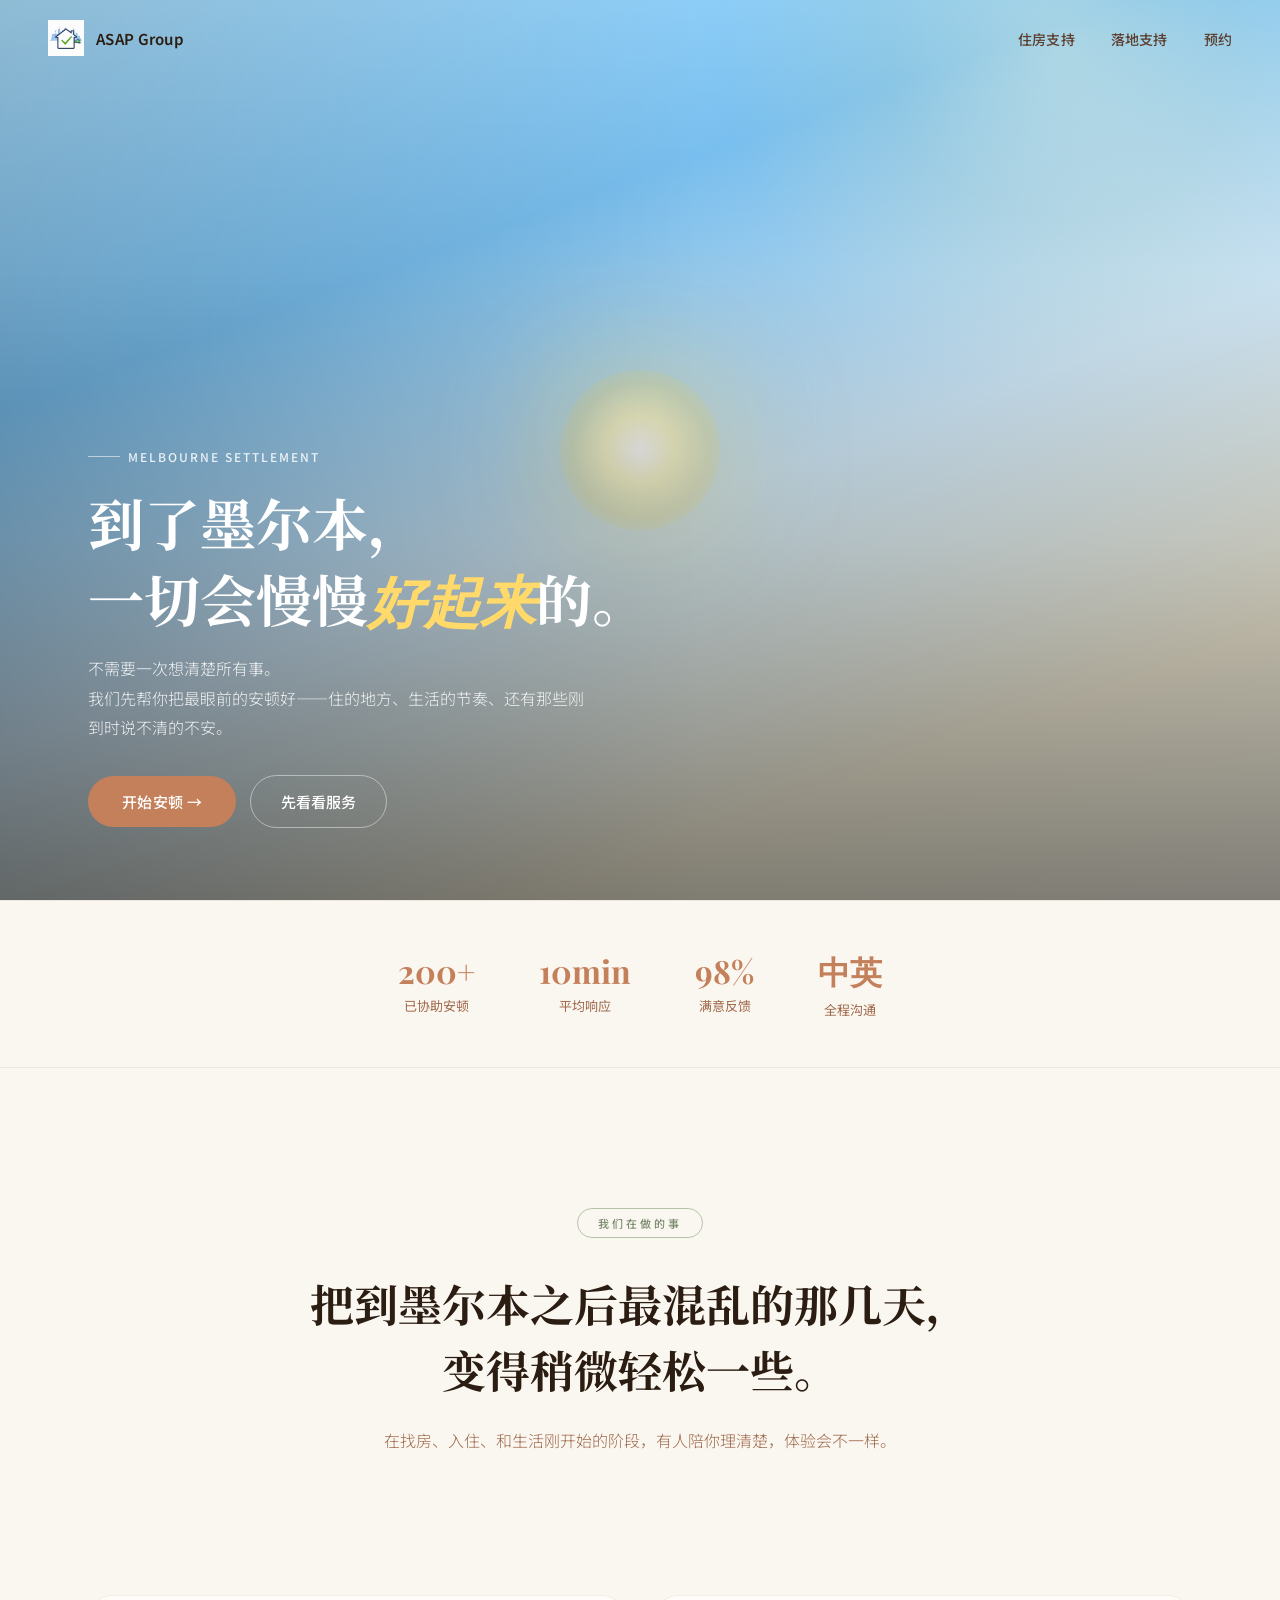
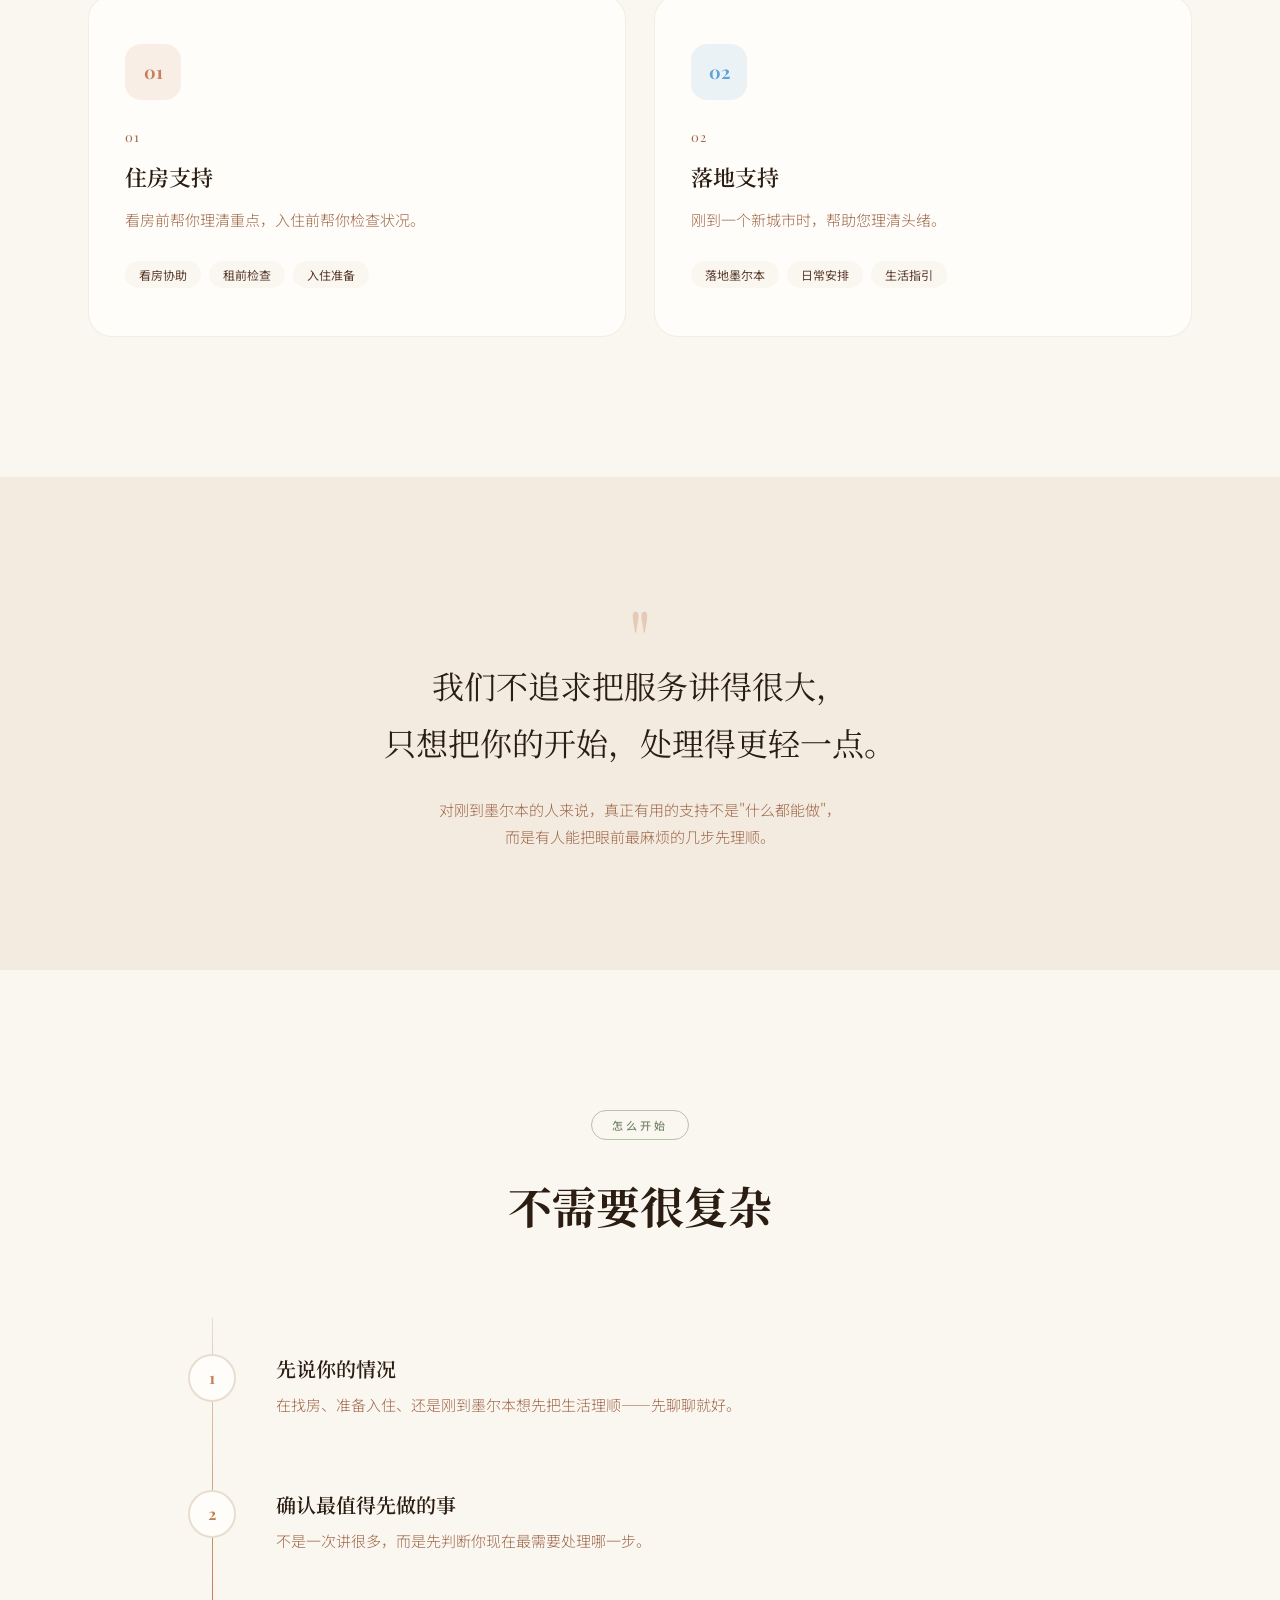
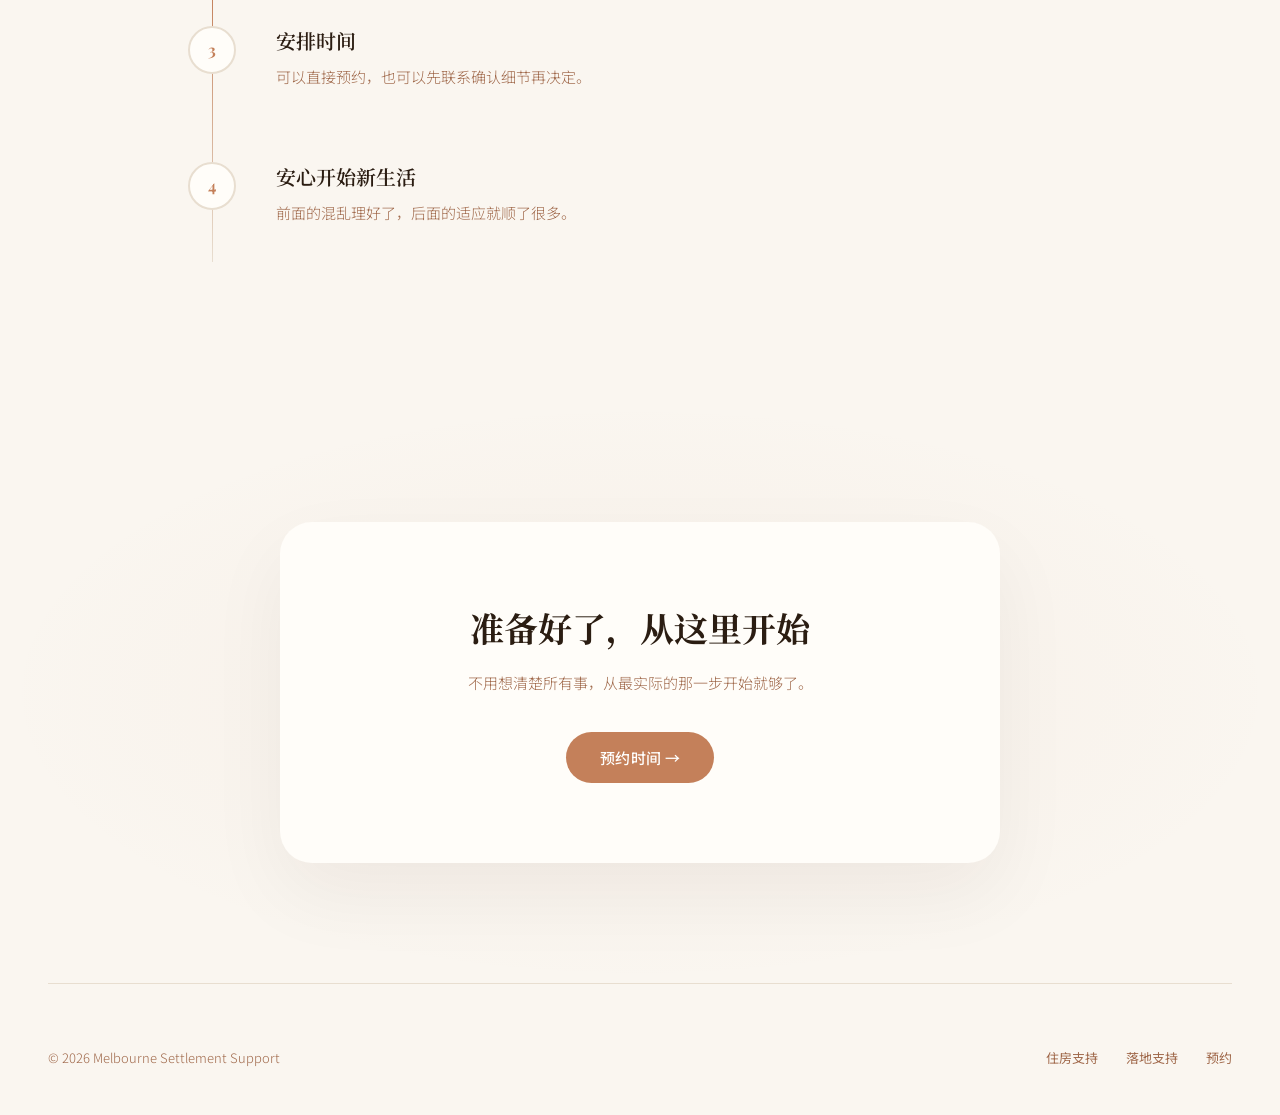
<file: index.html>
<!doctype html>
<html lang="zh-CN">
<head>
  <meta charset="UTF-8" />
  <meta name="viewport" content="width=device-width, initial-scale=1.0" />
  <title>Melbourne Settlement Support</title>

  <link rel="preconnect" href="https://fonts.googleapis.com">
  <link href="https://fonts.googleapis.com/css2?family=Playfair+Display:ital,wght@0,400;0,700;1,400&family=Noto+Serif+SC:wght@400;600;700&family=Noto+Sans+SC:wght@300;400;500;600&display=swap" rel="stylesheet">
  <link rel="stylesheet" href="./css/footer.css">

  <style>
    :root {
      --cream:     #FAF6F0;
      --warm:      #F3EBE0;
      --sand:      #E8DED0;
      --terracotta:#C4805A;
      --clay:      #A0694B;
      --bark:      #5C3D2E;
      --ink:       #2B1D12;
      --olive:     #7A8B6F;
      --sage:      #B5C4A8;
      --gold:      #D4A853;
      --blush:     #E8C4B0;
      --white:     #FFFDF9;
    }

    * { margin:0; padding:0; box-sizing:border-box; }

    html {
      scroll-behavior: smooth;
      font-size: 16px;
    }

    body {
      background: var(--cream);
      color: var(--ink);
      font-family: 'Noto Sans SC', sans-serif;
      font-weight: 400;
      overflow-x: hidden;
      -webkit-font-smoothing: antialiased;
    }

    /* ==================== NAV ==================== */
    .nav {
      position: fixed; top: 0; left: 0; right: 0;
      z-index: 100;
      padding: 20px 48px;
      display: flex;
      align-items: center;
      justify-content: space-between;
      transition: background .4s, backdrop-filter .4s;
    }
    .nav.scrolled {
      background: rgba(250,246,240,.85);
      backdrop-filter: blur(20px);
      -webkit-backdrop-filter: blur(20px);
    }
    .nav-logo {
      display: flex;
      align-items: center;
      gap: 12px;
      text-decoration: none;
      color: var(--ink);
    }
    .nav-logo img {
      height: 36px;
      width: auto;
      object-fit: contain;
    }
    .nav-logo-text {
      font-weight: 600;
      font-size: 15px;
      letter-spacing: .3px;
    }
    .nav-links {
      display: flex; gap: 36px;
      list-style: none;
    }
    .nav-links a {
      text-decoration: none;
      color: var(--bark);
      font-size: 14px;
      font-weight: 500;
      letter-spacing: .2px;
      transition: color .3s;
    }
    .nav-links a:hover { color: var(--terracotta); }

    .nav-hamburger {
      display: none;
      background: none;
      border: none;
      cursor: pointer;
      width: 32px; height: 32px;
      position: relative;
      z-index: 110;
    }
    .nav-hamburger span {
      display: block;
      width: 22px; height: 2px;
      background: var(--ink);
      border-radius: 2px;
      position: absolute;
      left: 5px;
      transition: all .3s;
    }
    .nav-hamburger span:nth-child(1) { top: 8px; }
    .nav-hamburger span:nth-child(2) { top: 15px; }
    .nav-hamburger span:nth-child(3) { top: 22px; }
    .nav-hamburger.open span:nth-child(1) { top: 15px; transform: rotate(45deg); }
    .nav-hamburger.open span:nth-child(2) { opacity: 0; }
    .nav-hamburger.open span:nth-child(3) { top: 15px; transform: rotate(-45deg); }

    .mobile-menu {
      display: none;
      position: fixed;
      inset: 0;
      background: rgba(250,246,240,.97);
      backdrop-filter: blur(24px);
      -webkit-backdrop-filter: blur(24px);
      z-index: 99;
      flex-direction: column;
      align-items: center;
      justify-content: center;
      gap: 32px;
    }
    .mobile-menu.open { display: flex; }
    .mobile-menu a {
      text-decoration: none;
      color: var(--ink);
      font-size: 20px;
      font-weight: 600;
      letter-spacing: .3px;
      transition: color .3s;
    }
    .mobile-menu a:hover { color: var(--terracotta); }

    /* ==================== HERO ==================== */
    .hero {
      position: relative;
      min-height: 100vh;
      display: flex;
      align-items: flex-end;
      overflow: hidden;
      background: linear-gradient(175deg, #E8F4FD 0%, #F0F7FF 30%, #FFFEF8 65%, #FAF6F0 100%);
    }

    .hero-video {
      position: absolute;
      inset: 0;
      width: 100%; height: 100%;
      object-fit: cover;
      z-index: 0;
    }

    /* sky-blue fallback shown until video plays */
    .hero-fallback {
      position: absolute; inset: 0;
      background: linear-gradient(160deg, #A8DCFA 0%, #7CC4F5 30%, #d4eeff 55%, #FFF8E1 80%, #FFFCED 100%);
      z-index: 0;
      display: flex;
      align-items: center;
      justify-content: center;
    }
    .hero-fallback-sun {
      width: 160px; height: 160px;
      border-radius: 50%;
      background: radial-gradient(circle, #FFFFFF 0%, rgba(255,250,200,.9) 30%, rgba(255,230,120,.4) 60%, transparent 100%);
      animation: pulse 4s ease-in-out infinite;
      box-shadow: 0 0 120px rgba(255,240,150,.5), 0 0 240px rgba(255,230,100,.2);
    }
    @keyframes pulse {
      0%,100% { transform: scale(1); opacity:.85; }
      50%     { transform: scale(1.15); opacity:1; }
    }

    /* semi-transparent overlay */
    .hero-overlay {
      position: absolute; inset: 0;
      background:
        linear-gradient(to top, rgba(0,0,0,.5) 0%, rgba(0,0,0,.2) 40%, rgba(0,0,0,.05) 70%, transparent 100%),
        linear-gradient(to right, rgba(0,0,0,.15) 0%, transparent 55%);
      z-index: 1;
      pointer-events: none;
    }

    /* sun glow decoration */
    .hero::before {
      content: '';
      position: absolute;
      width: 800px; height: 800px;
      top: -350px; right: -180px;
      border-radius: 50%;
      background: radial-gradient(circle,
        rgba(255,245,200,.35) 0%,
        rgba(255,230,140,.12) 30%,
        transparent 60%);
      pointer-events: none;
      z-index: 2;
      animation: sunBreathe 8s ease-in-out infinite;
    }
    @keyframes sunBreathe {
      0%,100% { transform: scale(1); opacity: .7; }
      50%     { transform: scale(1.08); opacity: 1; }
    }

    /* floating particles */
    .hero-particles {
      position: absolute; inset: 0;
      pointer-events: none;
      overflow: hidden;
      z-index: 2;
    }
    .particle {
      position: absolute;
      border-radius: 50%;
      opacity: 0;
    }
    .particle:nth-child(1) { width:5px;height:5px;left:10%;background:rgba(255,235,150,.7);animation:floatSlow 10s ease-in-out infinite 0s; }
    .particle:nth-child(2) { width:4px;height:4px;left:35%;background:rgba(170,215,255,.5);animation:floatSlow 12s ease-in-out infinite 2s; }
    .particle:nth-child(3) { width:7px;height:7px;left:60%;background:rgba(255,240,160,.6);animation:floatSlow 9s ease-in-out infinite 4s; }
    .particle:nth-child(4) { width:3px;height:3px;left:80%;background:rgba(170,215,255,.4);animation:floatSlow 11s ease-in-out infinite 1s; }
    .particle:nth-child(5) { width:4px;height:4px;left:25%;background:rgba(255,230,130,.5);animation:floatSlow 13s ease-in-out infinite 6s; }
    .particle:nth-child(6) { width:6px;height:6px;left:50%;background:rgba(255,245,180,.6);animation:floatSlow 10s ease-in-out infinite 3s; }
    .particle:nth-child(7) { width:3px;height:3px;left:72%;background:rgba(160,210,255,.4);animation:floatSlow 14s ease-in-out infinite 5s; }
    .particle:nth-child(8) { width:5px;height:5px;left:15%;background:rgba(255,235,140,.5);animation:floatSlow 11s ease-in-out infinite 7s; }

    @keyframes floatSlow {
      0%   { transform: translateY(90vh) translateX(0) scale(.5); opacity:0; }
      15%  { opacity:.4; }
      50%  { transform: translateY(40vh) translateX(20px) scale(1); opacity:.3; }
      85%  { opacity:.15; }
      100% { transform: translateY(-10vh) translateX(-10px) scale(.7); opacity:0; }
    }

    /* text content over video */
    .hero-content {
      position: relative;
      z-index: 3;
      width: 100%;
      max-width: 1200px;
      margin: 0 auto;
      padding: 0 48px 72px;
      color: #fff;
    }

    .hero-eyebrow {
      display: inline-flex;
      align-items: center;
      gap: 8px;
      font-size: 12px;
      font-weight: 500;
      letter-spacing: 2px;
      text-transform: uppercase;
      color: rgba(255,255,255,.85);
      margin-bottom: 20px;
      opacity: 0;
      animation: fadeUp .8s ease forwards .2s;
    }
    .hero-eyebrow::before {
      content: '';
      width: 32px; height: 1px;
      background: rgba(255,255,255,.55);
    }

    .hero-title {
      font-family: 'Noto Serif SC', 'Playfair Display', serif;
      font-size: clamp(32px, 4.5vw, 56px);
      font-weight: 700;
      line-height: 1.35;
      color: #fff;
      margin-bottom: 18px;
      max-width: 620px;
      opacity: 0;
      animation: fadeUp .8s ease forwards .4s;
    }
    .hero-title em {
      font-style: italic;
      font-family: 'Playfair Display', serif;
      color: #FFD96A;
    }

    .hero-desc {
      font-size: 16px;
      line-height: 1.85;
      color: rgba(255,255,255,.88);
      font-weight: 300;
      margin-bottom: 32px;
      max-width: 500px;
      opacity: 0;
      animation: fadeUp .8s ease forwards .6s;
    }

    .hero-actions {
      display: flex;
      gap: 14px;
      align-items: center;
      flex-wrap: wrap;
      opacity: 0;
      animation: fadeUp .8s ease forwards .8s;
    }

    .btn-primary {
      display: inline-block;
      padding: 15px 34px;
      background: var(--terracotta);
      color: #fff;
      text-decoration: none;
      font-size: 15px;
      font-weight: 500;
      border-radius: 60px;
      transition: all .3s;
      letter-spacing: .3px;
    }
    .btn-primary:hover {
      background: var(--clay);
      transform: translateY(-2px);
      box-shadow: 0 12px 32px rgba(196,128,90,.35);
    }
    .btn-ghost {
      display: inline-block;
      padding: 15px 30px;
      color: #fff;
      text-decoration: none;
      font-size: 15px;
      font-weight: 500;
      border: 1.5px solid rgba(255,255,255,.45);
      border-radius: 60px;
      transition: all .3s;
    }
    .btn-ghost:hover {
      border-color: #fff;
      background: rgba(255,255,255,.1);
    }

    @keyframes fadeUp {
      from { opacity:0; transform:translateY(24px); }
      to   { opacity:1; transform:translateY(0); }
    }

    /* ==================== TRUST STRIP ==================== */
    .trust-strip {
      padding: 48px;
      display: flex;
      justify-content: center;
      gap: 64px;
      border-top: 1px solid rgba(232,222,208,.6);
      border-bottom: 1px solid rgba(232,222,208,.6);
    }
    .trust-item {
      text-align: center;
    }
    .trust-num {
      font-family: 'Playfair Display', serif;
      font-size: 32px;
      font-weight: 700;
      color: var(--terracotta);
    }
    .trust-label {
      font-size: 13px;
      color: var(--clay);
      margin-top: 4px;
      font-weight: 400;
    }

    /* ==================== FEELING SECTION ==================== */
    .feeling {
      padding: 140px 48px;
      text-align: center;
      position: relative;
    }
    .feeling-tag {
      display: inline-block;
      font-size: 11px;
      font-weight: 500;
      letter-spacing: 3px;
      text-transform: uppercase;
      color: var(--olive);
      border: 1px solid var(--sage);
      padding: 6px 20px;
      border-radius: 40px;
      margin-bottom: 32px;
    }
    .feeling-title {
      font-family: 'Noto Serif SC', serif;
      font-size: clamp(28px, 3.5vw, 44px);
      font-weight: 700;
      line-height: 1.5;
      max-width: 680px;
      margin: 0 auto 24px;
    }
    .feeling-sub {
      font-size: 16px;
      line-height: 1.8;
      color: var(--clay);
      font-weight: 300;
      max-width: 520px;
      margin: 0 auto;
    }

    /* ==================== SERVICES ==================== */
    .services {
      padding: 0 48px 140px;
      max-width: 1200px;
      margin: 0 auto;
    }
    .services-grid {
      display: grid;
      grid-template-columns: repeat(2, minmax(0, 1fr));
      gap: 28px;
    }
    .svc-card {
      background: var(--white);
      border-radius: 24px;
      padding: 48px 36px;
      transition: all .4s;
      border: 1px solid rgba(232,222,208,.5);
      cursor: pointer;
      text-decoration: none;
      color: var(--ink);
      display: block;
      position: relative;
      overflow: hidden;
    }
    .svc-card::after {
      content: '';
      position: absolute;
      bottom: 0; left: 0; right: 0;
      height: 3px;
      background: var(--terracotta);
      transform: scaleX(0);
      transition: transform .4s;
    }
    .svc-card:hover {
      transform: translateY(-6px);
      box-shadow: 0 24px 64px rgba(43,29,18,.06);
    }
    .svc-card:hover::after { transform: scaleX(1); }

    .svc-icon {
      width: 56px; height: 56px;
      border-radius: 16px;
      display: flex;
      align-items: center;
      justify-content: center;
      font-family: 'Playfair Display', serif;
      font-size: 18px;
      font-weight: 700;
      margin-bottom: 28px;
    }
    .svc-card:nth-child(1) .svc-icon { background: rgba(196,128,90,.12); color: var(--terracotta); }
    .svc-card:nth-child(2) .svc-icon { background: rgba(91,163,217,.12); color: #5BA3D9; }
    .svc-card:nth-child(3) .svc-icon { background: rgba(122,139,111,.12); color: var(--olive); }

    .svc-num {
      font-family: 'Playfair Display', serif;
      font-size: 13px;
      color: var(--clay);
      margin-bottom: 16px;
      letter-spacing: 1px;
    }
    .svc-title {
      font-family: 'Noto Serif SC', serif;
      font-size: 22px;
      font-weight: 600;
      margin-bottom: 14px;
    }
    .svc-desc {
      font-size: 15px;
      line-height: 1.8;
      color: var(--clay);
      font-weight: 300;
      margin-bottom: 28px;
    }
    .svc-tags {
      display: flex; flex-wrap: wrap; gap: 8px;
    }
    .svc-tags span {
      font-size: 12px;
      padding: 5px 14px;
      border-radius: 20px;
      background: var(--cream);
      color: var(--bark);
      font-weight: 400;
    }

    /* ==================== QUOTE ==================== */
    .quote-section {
      padding: 120px 48px;
      background: var(--warm);
      position: relative;
    }
    .quote-inner {
      max-width: 800px;
      margin: 0 auto;
      text-align: center;
    }
    .quote-mark {
      font-family: 'Playfair Display', serif;
      font-size: 80px;
      color: var(--terracotta);
      opacity: .3;
      line-height: 1;
      margin-bottom: -20px;
    }
    .quote-text {
      font-family: 'Noto Serif SC', serif;
      font-size: clamp(22px, 3vw, 32px);
      line-height: 1.8;
      font-weight: 400;
      margin-bottom: 24px;
    }
    .quote-sub {
      font-size: 15px;
      color: var(--clay);
      font-weight: 300;
      line-height: 1.8;
    }

    /* ==================== HOW IT WORKS ==================== */
    .process {
      padding: 140px 48px;
      max-width: 1000px;
      margin: 0 auto;
    }
    .process-head {
      text-align: center;
      margin-bottom: 80px;
    }
    .process-steps {
      display: flex;
      flex-direction: column;
      gap: 0;
      position: relative;
    }
    .process-steps::before {
      content: '';
      position: absolute;
      left: 24px;
      top: 0; bottom: 0;
      width: 1px;
      background: linear-gradient(to bottom, var(--sand), var(--terracotta), var(--sand));
    }
    .step {
      display: flex;
      gap: 40px;
      align-items: flex-start;
      padding: 36px 0;
    }
    .step-dot {
      width: 48px; height: 48px;
      border-radius: 50%;
      background: var(--white);
      border: 2px solid var(--sand);
      display: flex;
      align-items: center;
      justify-content: center;
      flex-shrink: 0;
      font-family: 'Playfair Display', serif;
      font-size: 16px;
      color: var(--terracotta);
      font-weight: 700;
      position: relative;
      z-index: 1;
      transition: all .3s;
    }
    .step:hover .step-dot {
      background: var(--terracotta);
      color: var(--white);
      border-color: var(--terracotta);
    }
    .step-content h4 {
      font-family: 'Noto Serif SC', serif;
      font-size: 20px;
      font-weight: 600;
      margin-bottom: 8px;
    }
    .step-content p {
      font-size: 15px;
      line-height: 1.8;
      color: var(--clay);
      font-weight: 300;
    }

    /* ==================== CTA ==================== */
    .cta-section {
      padding: 120px 48px;
      text-align: center;
      position: relative;
    }
    .cta-section::before {
      content: '';
      position: absolute;
      inset: 0;
      background:
        radial-gradient(ellipse 50% 50% at 50% 50%, rgba(196,128,90,.06), transparent);
      pointer-events: none;
    }
    .cta-card {
      max-width: 720px;
      margin: 0 auto;
      background: var(--white);
      border-radius: 32px;
      padding: 80px 64px;
      box-shadow: 0 32px 80px rgba(43,29,18,.05);
      position: relative;
      z-index: 1;
    }
    .cta-title {
      font-family: 'Noto Serif SC', serif;
      font-size: clamp(24px, 3vw, 34px);
      font-weight: 700;
      line-height: 1.5;
      margin-bottom: 16px;
    }
    .cta-desc {
      font-size: 15px;
      line-height: 1.8;
      color: var(--clay);
      font-weight: 300;
      margin-bottom: 36px;
    }
    .cta-actions {
      display: flex;
      gap: 16px;
      justify-content: center;
    }
    .cta-actions .btn-ghost {
      color: var(--bark);
      border-color: var(--sand);
    }
    .cta-actions .btn-ghost:hover {
      border-color: var(--terracotta);
      color: var(--terracotta);
      background: transparent;
    }

    /* ==================== FOOTER ==================== */
    .footer {
      padding: 64px 48px 48px;
      border-top: 1px solid var(--sand);
      display: flex;
      justify-content: space-between;
      align-items: center;
      max-width: 1200px;
      margin: 0 auto;
    }
    .footer-left {
      font-size: 13px;
      color: var(--clay);
      font-weight: 300;
    }
    .footer-right {
      display: flex; gap: 28px;
    }
    .footer-right a {
      font-size: 13px;
      color: var(--clay);
      text-decoration: none;
      transition: color .3s;
    }
    .footer-right a:hover { color: var(--terracotta); }

    /* ==================== RESPONSIVE ==================== */
    @media (max-width: 900px) {
      .nav { padding: 16px 24px; }
      .nav-links { display: none; }
      .nav-hamburger { display: block; }

      .hero-content { padding: 0 24px 48px; }
      .hero-title { font-size: clamp(28px, 7vw, 40px); }
      .hero-desc { font-size: 15px; }
      .services-grid { grid-template-columns: 1fr; }
      .trust-strip { flex-wrap: wrap; gap: 32px; }
      .feeling, .process, .cta-section { padding: 80px 24px; }
      .cta-card { padding: 48px 32px; }
      .cta-actions { flex-direction: column; align-items: center; }
      .footer { flex-direction: column; gap: 24px; text-align: center; }
    }

    @media (max-width: 480px) {
      .hero-content { padding: 0 20px 36px; }
      .hero-title { font-size: clamp(24px, 6.5vw, 32px); }
      .hero-desc { font-size: 14px; }
      .hero-actions { flex-direction: column; align-items: stretch; }
      .btn-primary, .btn-ghost { text-align: center; }
      .trust-strip { gap: 24px; padding: 36px 24px; }
      .trust-num { font-size: 26px; }
    }
  </style>
</head>

<body>

  <!-- NAV -->
  <nav class="nav" id="nav">
    <a href="/" class="nav-logo">
      <img src="./assets/images/44bc39668252b828650b6368b4c9a0e.png" alt="Logo">
      <div class="nav-logo-text">ASAP Group</div>
    </a>
    <ul class="nav-links">
      <li><a href="./rent/index.html">住房支持</a></li>
      <li><a href="./landing/index.html">落地支持</a></li>
      <li><a href="./book/index.html">预约</a></li>
    </ul>
    <button class="nav-hamburger" id="hamburger" aria-label="Menu">
      <span></span><span></span><span></span>
    </button>
  </nav>

  <div class="mobile-menu" id="mobileMenu">
    <a href="./rent/index.html">住房支持</a>
    <a href="./landing/index.html">落地支持</a>
    <a href="./book/index.html">预约</a>
  </div>


  <!-- HERO -->
  <section class="hero">
    <div class="hero-fallback" id="videoFallback">
      <div class="hero-fallback-sun"></div>
    </div>

    <video class="hero-video" autoplay muted loop playsinline
      src="./assets/images/24cbe3a9a813b5a5ebc3958bf53237f5.mp4"></video>

    <div class="hero-overlay"></div>

    <div class="hero-particles">
      <div class="particle"></div>
      <div class="particle"></div>
      <div class="particle"></div>
      <div class="particle"></div>
      <div class="particle"></div>
      <div class="particle"></div>
      <div class="particle"></div>
      <div class="particle"></div>
    </div>

    <div class="hero-content">
      <div class="hero-eyebrow">Melbourne Settlement</div>
      <h1 class="hero-title">
        到了墨尔本，<br>一切会慢慢<em>好起来</em>的。
      </h1>
      <p class="hero-desc">
        不需要一次想清楚所有事。<br>
        我们先帮你把最眼前的安顿好——住的地方、生活的节奏、还有那些刚到时说不清的不安。
      </p>
      <div class="hero-actions">
        <a href="./book/index.html" class="btn-primary">开始安顿 →</a>
        <a href="./rent/index.html" class="btn-ghost">先看看服务</a>
      </div>
    </div>
  </section>


  <!-- TRUST -->
  <div class="trust-strip">
    <div class="trust-item">
      <div class="trust-num">200+</div>
      <div class="trust-label">已协助安顿</div>
    </div>
    <div class="trust-item">
      <div class="trust-num">10min</div>
      <div class="trust-label">平均响应</div>
    </div>
    <div class="trust-item">
      <div class="trust-num">98%</div>
      <div class="trust-label">满意反馈</div>
    </div>
    <div class="trust-item">
      <div class="trust-num">中英</div>
      <div class="trust-label">全程沟通</div>
    </div>
  </div>


  <!-- FEELING -->
  <section class="feeling">
    <div class="feeling-tag">我们在做的事</div>
    <h2 class="feeling-title">
      把到墨尔本之后最混乱的那几天，<br>变得稍微轻松一些。
    </h2>
    <p class="feeling-sub">
      在找房、入住、和生活刚开始的阶段，有人陪你理清楚，体验会不一样。
    </p>
  </section>


  <!-- SERVICES -->
  <section class="services">
    <div class="services-grid">

      <a class="svc-card" href="./rent/index.html">
        <div class="svc-icon">01</div>
        <div class="svc-num">01</div>
        <h3 class="svc-title">住房支持</h3>
        <p class="svc-desc">
          看房前帮你理清重点，入住前帮你检查状况。
        </p>
        <div class="svc-tags">
          <span>看房协助</span>
          <span>租前检查</span>
          <span>入住准备</span>
        </div>
      </a>

      <a class="svc-card" href="./landing/index.html">
        <div class="svc-icon">02</div>
        <div class="svc-num">02</div>
        <h3 class="svc-title">落地支持</h3>
        <p class="svc-desc">
          刚到一个新城市时，帮助您理清头绪。
        </p>
        <div class="svc-tags">
          <span>落地墨尔本</span>
          <span>日常安排</span>
          <span>生活指引</span>
        </div>
      </a>

    </div>
  </section>


  <!-- QUOTE -->
  <section class="quote-section">
    <div class="quote-inner">
      <div class="quote-mark">"</div>
      <p class="quote-text">
        我们不追求把服务讲得很大，<br>
        只想把你的开始，处理得更轻一点。
      </p>
      <p class="quote-sub">
        对刚到墨尔本的人来说，真正有用的支持不是"什么都能做"，<br>
        而是有人能把眼前最麻烦的几步先理顺。
      </p>
    </div>
  </section>


  <!-- PROCESS -->
  <section class="process">
    <div class="process-head">
      <div class="feeling-tag">怎么开始</div>
      <h2 class="feeling-title">不需要很复杂</h2>
    </div>

    <div class="process-steps">
      <div class="step">
        <div class="step-dot">1</div>
        <div class="step-content">
          <h4>先说你的情况</h4>
          <p>在找房、准备入住、还是刚到墨尔本想先把生活理顺——先聊聊就好。</p>
        </div>
      </div>
      <div class="step">
        <div class="step-dot">2</div>
        <div class="step-content">
          <h4>确认最值得先做的事</h4>
          <p>不是一次讲很多，而是先判断你现在最需要处理哪一步。</p>
        </div>
      </div>
      <div class="step">
        <div class="step-dot">3</div>
        <div class="step-content">
          <h4>安排时间</h4>
          <p>可以直接预约，也可以先联系确认细节再决定。</p>
        </div>
      </div>
      <div class="step">
        <div class="step-dot">4</div>
        <div class="step-content">
          <h4>安心开始新生活</h4>
          <p>前面的混乱理好了，后面的适应就顺了很多。</p>
        </div>
      </div>
    </div>
  </section>


  <!-- CTA -->
  <section class="cta-section">
    <div class="cta-card">
      <h2 class="cta-title">准备好了，从这里开始</h2>
      <p class="cta-desc">
        不用想清楚所有事，从最实际的那一步开始就够了。
      </p>
      <div class="cta-actions">
        <a href="./book/index.html" class="btn-primary">预约时间 →</a>
        
      </div>
    </div>
  </section>


  <!-- FOOTER -->
  <div id="footer-placeholder"></div>


  <script>
    // nav scroll
    const nav = document.getElementById('nav');
    window.addEventListener('scroll', () => {
      nav.classList.toggle('scrolled', window.scrollY > 60);
    });

    // hamburger
    const hamburger = document.getElementById('hamburger');
    const mobileMenu = document.getElementById('mobileMenu');
    hamburger.addEventListener('click', () => {
      hamburger.classList.toggle('open');
      mobileMenu.classList.toggle('open');
      document.body.style.overflow = mobileMenu.classList.contains('open') ? 'hidden' : '';
    });
    mobileMenu.querySelectorAll('a').forEach(link => {
      link.addEventListener('click', () => {
        hamburger.classList.remove('open');
        mobileMenu.classList.remove('open');
        document.body.style.overflow = '';
      });
    });

    // video fallback
    const video = document.querySelector('.hero-video');
    const fallback = document.getElementById('videoFallback');
    if (video) {
      video.addEventListener('playing', () => {
        if (fallback) fallback.style.display = 'none';
      });
    }

    // scroll-triggered fade-in
    const observer = new IntersectionObserver((entries) => {
      entries.forEach(e => {
        if (e.isIntersecting) {
          e.target.style.opacity = '1';
          e.target.style.transform = 'translateY(0)';
        }
      });
    }, { threshold: 0.15 });

    document.querySelectorAll('.svc-card, .step, .trust-item, .feeling-title, .feeling-sub, .quote-text, .cta-card').forEach(el => {
      el.style.opacity = '0';
      el.style.transform = 'translateY(30px)';
      el.style.transition = 'opacity .7s ease, transform .7s ease';
      observer.observe(el);
    });
  </script>
  <script src="./js/footer.js"></script>

</body>
</html>
</file>
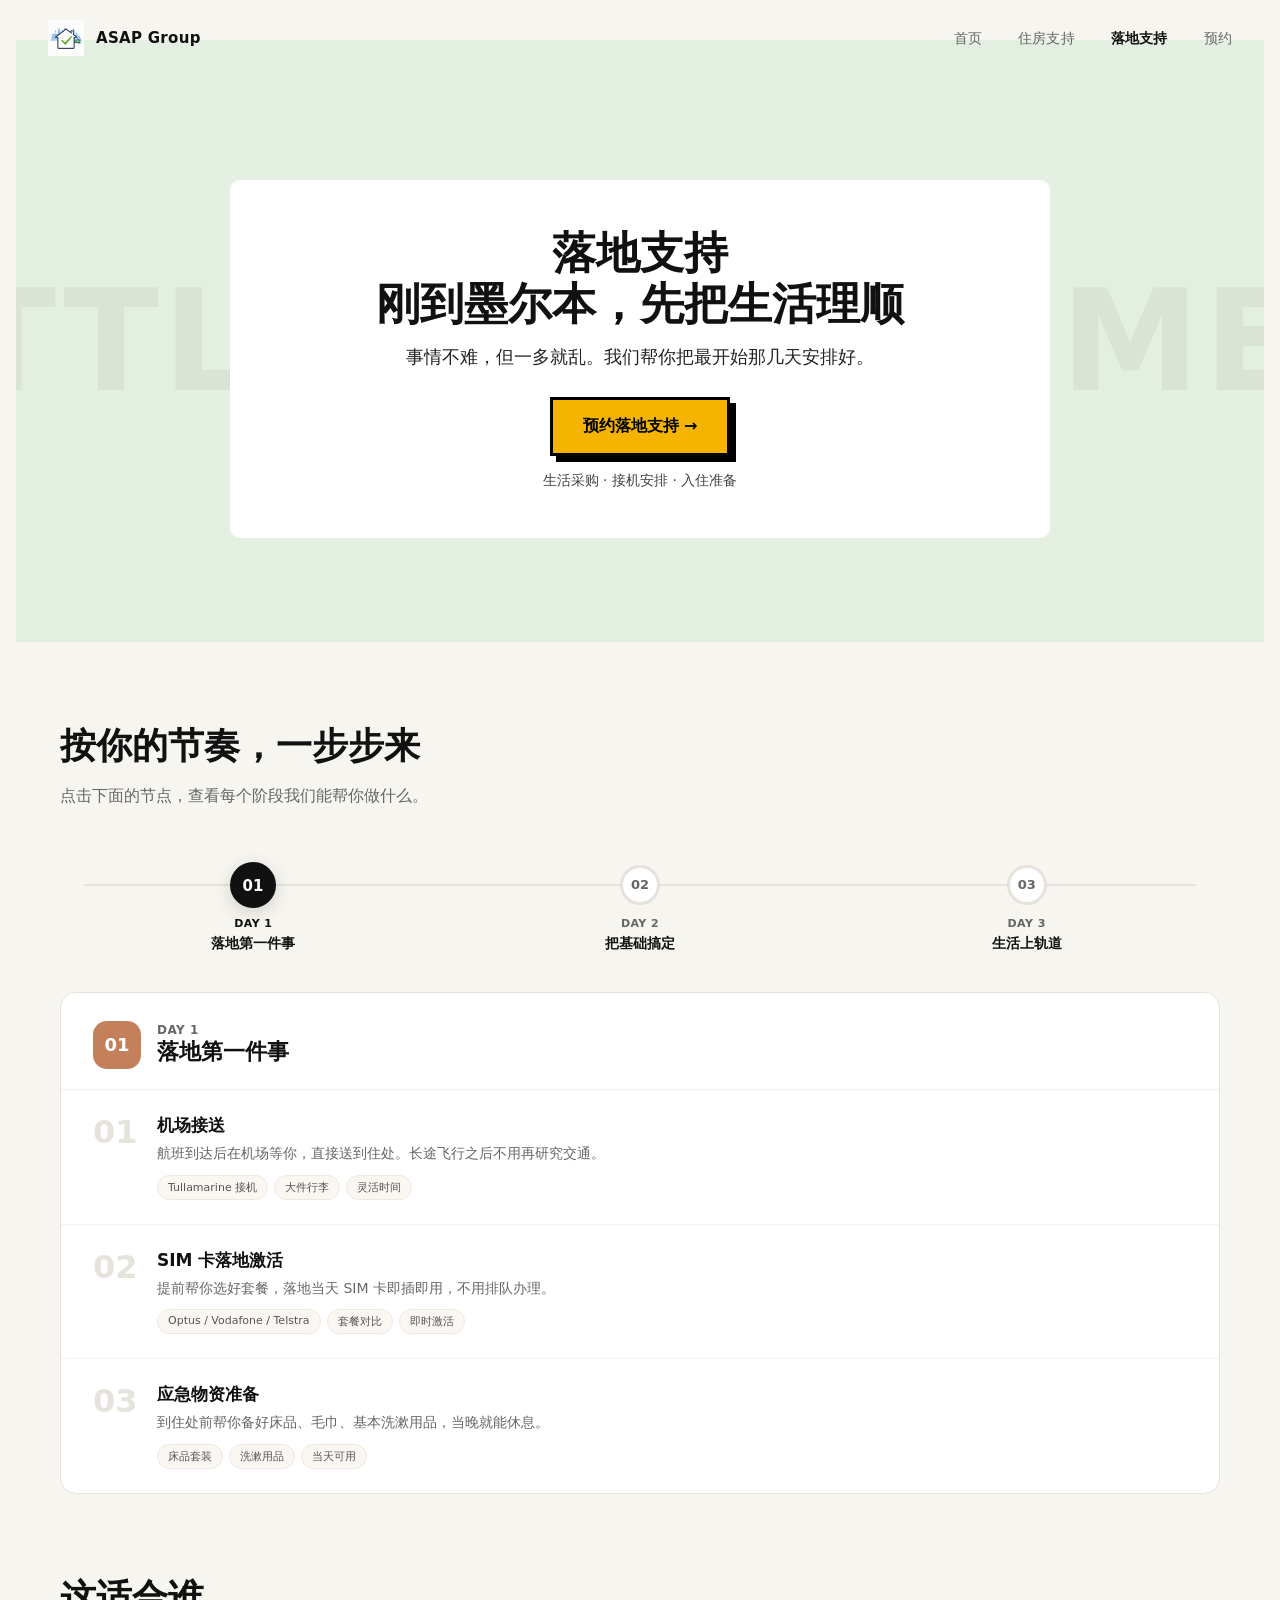
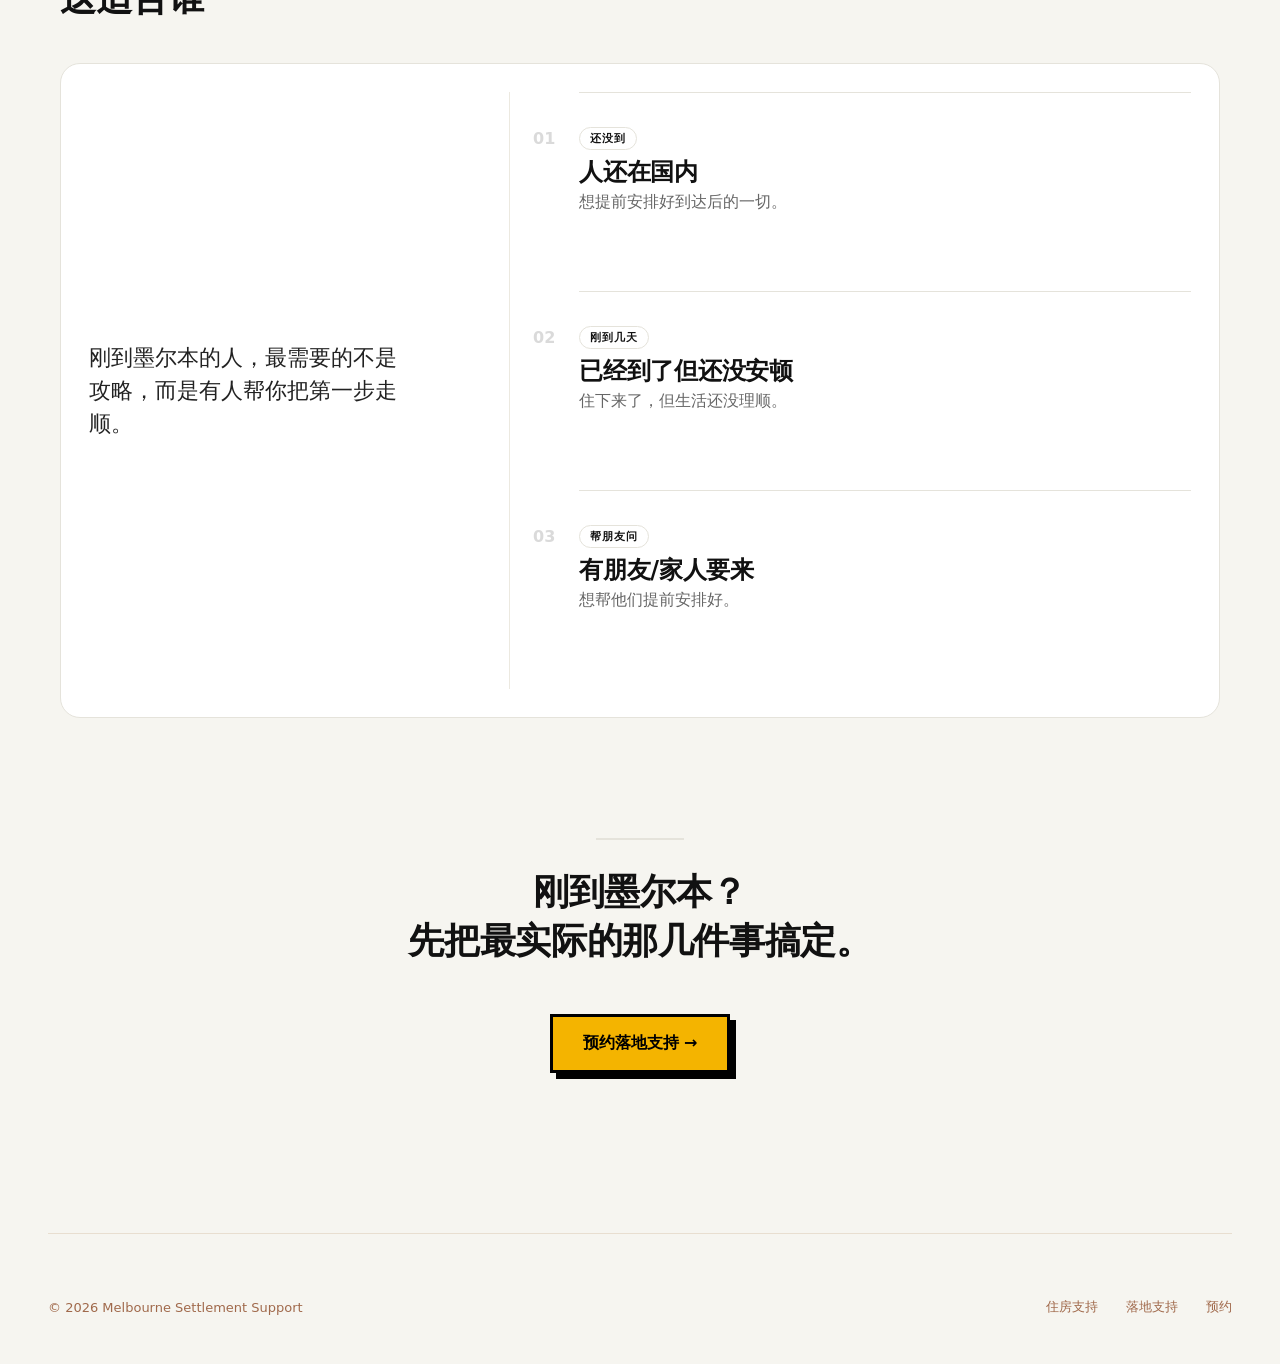
<file: landing/index.html>
<!doctype html>
<html lang="zh-CN">
<head>
<meta charset="UTF-8" />
<meta name="viewport" content="width=device-width, initial-scale=1.0"/>
<title>落地支持 · ASAP Group</title>
<link rel="stylesheet" href="./style.css">
<link rel="stylesheet" href="../css/footer.css">
</head>

<body data-page="landing">

<!-- NAV -->
<nav class="site-nav" id="siteNav">
  <a href="../index.html" class="site-nav-logo">
    <img src="../assets/images/44bc39668252b828650b6368b4c9a0e.png" alt="Logo">
    <span>ASAP Group</span>
  </a>
  <ul class="site-nav-links">
    <li><a href="../index.html">首页</a></li>
    <li><a href="../rent/index.html">住房支持</a></li>
    <li><a href="../landing/index.html" class="is-current">落地支持</a></li>
    <li><a href="../book/index.html">预约</a></li>
  </ul>
  <button class="site-nav-hamburger" id="siteHamburger" aria-label="Menu">
    <span></span><span></span><span></span>
  </button>
</nav>
<div class="site-mobile-menu" id="siteMobileMenu">
  <a href="../index.html">首页</a>
  <a href="../rent/index.html">住房支持</a>
  <a href="../landing/index.html" class="is-current">落地支持</a>
  <a href="../book/index.html">预约</a>
</div>

<main class="page">

<!-- HERO -->
<section class="hero">
  <div class="hero-inner">
    <h1 class="hero-title">
      落地支持<br>
      <span>刚到墨尔本，先把生活理顺</span>
    </h1>
    <p class="hero-desc">
      事情不难，但一多就乱。我们帮你把最开始那几天安排好。
    </p>
    <a href="../book/index.html" class="hero-cta">预约落地支持 →</a>
    <p class="hero-note">生活采购 · 接机安排 · 入住准备</p>
  </div>
</section>


<!-- CLICKABLE TIMELINE -->
<section class="tl-section">
  <h2>按你的节奏，一步步来</h2>
  <p>点击下面的节点，查看每个阶段我们能帮你做什么。</p>

  <div class="tl-axis" id="tlAxis">
    <div class="tl-node active" data-phase="0">
      <div class="tl-dot">01</div>
      <div class="tl-node-label">Day 1</div>
      <div class="tl-node-title">落地第一件事</div>
    </div>

    <div class="tl-node" data-phase="1">
      <div class="tl-dot">02</div>
      <div class="tl-node-label">Day 2</div>
      <div class="tl-node-title">把基础搞定</div>
    </div>

    <div class="tl-node" data-phase="2">
      <div class="tl-dot">03</div>
      <div class="tl-node-label">Day 3</div>
      <div class="tl-node-title">生活上轨道</div>
    </div>
  </div>

  <div id="tlDetail"></div>
</section>


<!-- WHO -->
<section class="section">
<h2>这适合谁</h2>
</section>

<section class="section who">
<div class="panel">
<div class="wrap">

<div class="left">
<p id="leftText">
刚到墨尔本的人，最需要的不是攻略，而是有人帮你把第一步走顺。
</p>
</div>

<div class="right">

<div class="item">
<span class="num">01</span>
<span class="tag">还没到</span>
<h3>人还在国内</h3>
<p class="lead">想提前安排好到达后的一切。</p>
<div class="chips">
<span>接机预约</span>
<span>物资提前准备</span>
<span>到了就能住</span>
</div>
</div>

<div class="item">
<span class="num">02</span>
<span class="tag">刚到几天</span>
<h3>已经到了但还没安顿</h3>
<p class="lead">住下来了，但生活还没理顺。</p>
<div class="chips">
<span>还没办银行卡</span>
<span>家里什么都缺</span>
<span>不知道去哪买东西</span>
</div>
</div>

<div class="item">
<span class="num">03</span>
<span class="tag">帮朋友问</span>
<h3>有朋友/家人要来</h3>
<p class="lead">想帮他们提前安排好。</p>
<div class="chips">
<span>代为预约</span>
<span>提前沟通需求</span>
<span>到了就有人接</span>
</div>
</div>

</div>
</div>
</div>
</section>


<!-- CTA -->
<section class="section cta-minimal">
<div class="cta-divider"></div>
<h2 class="cta-title">
刚到墨尔本？<br>先把最实际的那几件事搞定。
</h2>
<a href="../book/index.html" class="cta-btn">预约落地支持 →</a>
</section>

</main>

<div id="footer-placeholder"></div>

<script>
// ===== NAV =====
const siteNav = document.getElementById('siteNav');
window.addEventListener('scroll', () => {
  siteNav.classList.toggle('scrolled', window.scrollY > 60);
});

const siteHamburger = document.getElementById('siteHamburger');
const siteMobileMenu = document.getElementById('siteMobileMenu');
siteHamburger.addEventListener('click', () => {
  siteHamburger.classList.toggle('open');
  siteMobileMenu.classList.toggle('open');
  document.body.style.overflow = siteMobileMenu.classList.contains('open') ? 'hidden' : '';
});
siteMobileMenu.querySelectorAll('a').forEach(link => {
  link.addEventListener('click', () => {
    siteHamburger.classList.remove('open');
    siteMobileMenu.classList.remove('open');
    document.body.style.overflow = '';
  });
});

// ===== TIMELINE DATA =====
const phases = [
  {
    num: '01',
    sub: 'Day 1',
    title: '落地第一件事',
    color: '#C4805A',
    services: [
      {
        name: '机场接送',
        desc: '航班到达后在机场等你，直接送到住处。长途飞行之后不用再研究交通。',
        chips: ['Tullamarine 接机', '大件行李', '灵活时间']
      },
      {
        name: 'SIM 卡落地激活',
        desc: '提前帮你选好套餐，落地当天 SIM 卡即插即用，不用排队办理。',
        chips: ['Optus / Vodafone / Telstra', '套餐对比', '即时激活']
      },
      {
        name: '应急物资准备',
        desc: '到住处前帮你备好床品、毛巾、基本洗漱用品，当晚就能休息。',
        chips: ['床品套装', '洗漱用品', '当天可用']
      }
    ]
  },
  {
    num: '02',
    sub: 'Day 2',
    title: '把基础搞定',
    color: '#7A8B6F',
    services: [
      {
        name: '银行开户',
        desc: '陪同到银行开户，全程帮你沟通，把卡和网银都设置好。',
        chips: ['ANZ / CommBank / NAB', '现场陪同', '网银设置']
      },
      {
        name: 'TFN 税号申请',
        desc: '协助在线申请税号，找工作、开户、报税都需要它。',
        chips: ['ATO 在线申请', '资料准备', '到号提醒']
      },
      {
        name: '家具采购与配送',
        desc: '帮你采购、配送、组装。从床垫到餐桌，不用自己一件件搬。',
        chips: ['IKEA / Kmart', '二手家具', '配送上门', '组装']
      }
    ]
  },
  {
    num: '03',
    sub: 'Day 3',
    title: '生活上轨道',
    color: '#5C7A9B',
    services: [
      {
        name: 'WiFi 网络安装',
        desc: '帮你对比运营商、预约安装，不用自己打英文客服电话。',
        chips: ['NBN 对比', '预约安装', '中文沟通']
      },
      {
        name: '生活配套带逛',
        desc: '一次性带你走一遍住处周围的超市、药房、车站、餐厅，建立日常生活半径。',
        chips: ['Woolworths / Coles', '亚洲超市', '生活半径']
      },
      {
        name: '日用品与厨具采购',
        desc: '按清单一趟搞定，厨具、调料、清洁用品都给你备齐。',
        chips: ['清单代购', '亚洲调味', '厨房基础']
      }
    ]
  }
];

// ===== RENDER =====
const detailEl = document.getElementById('tlDetail');
const nodes = document.querySelectorAll('.tl-node');

function renderPhase(idx) {
  const p = phases[idx];
  const svcs = p.services.map((s, i) => `
    <div class="tl-svc">
      <div class="tl-svc-index">${String(i + 1).padStart(2, '0')}</div>
      <div class="tl-svc-content">
        <div class="tl-svc-name">${s.name}</div>
        <div class="tl-svc-desc">${s.desc}</div>
        <div class="tl-chips">${s.chips.map(c => `<span>${c}</span>`).join('')}</div>
      </div>
    </div>
  `).join('');

  detailEl.innerHTML = `
    <div class="tl-detail">
      <div class="tl-detail-header">
        <div class="tl-detail-num" style="background:${p.color}">${p.num}</div>
        <div class="tl-detail-info">
          <div class="tl-detail-sub">${p.sub}</div>
          <div class="tl-detail-title">${p.title}</div>
        </div>
      </div>
      <div class="tl-detail-body">${svcs}</div>
    </div>
  `;
}

function setActive(idx) {
  nodes.forEach(n => n.classList.remove('active'));
  nodes[idx].classList.add('active');
  renderPhase(idx);
}

nodes.forEach(node => {
  node.addEventListener('click', () => {
    setActive(Number(node.dataset.phase));
  });
});

renderPhase(0);


// ===== WHO HOVER =====
const items = document.querySelectorAll('.who .item');
const leftText = document.getElementById('leftText');
const defaultText = leftText?.textContent;

const hoverTexts = [
  '不用到了再慌，提前安排好，落地就是新生活的开始。',
  '一件一件来，先把最急的搞定，剩下的慢慢理。',
  '你帮他们迈出第一步，我们帮你把细节处理好。'
];

items.forEach((item, i) => {
  item.addEventListener('mouseenter', () => {
    if (leftText) {
      leftText.style.opacity = '0';
      setTimeout(() => {
        leftText.textContent = hoverTexts[i] || defaultText;
        leftText.style.opacity = '1';
      }, 200);
    }
  });
  item.addEventListener('mouseleave', () => {
    if (leftText) {
      leftText.style.opacity = '0';
      setTimeout(() => {
        leftText.textContent = defaultText;
        leftText.style.opacity = '1';
      }, 200);
    }
  });
});
</script>
<script src="../js/footer.js"></script>

</body>
</html>
</file>
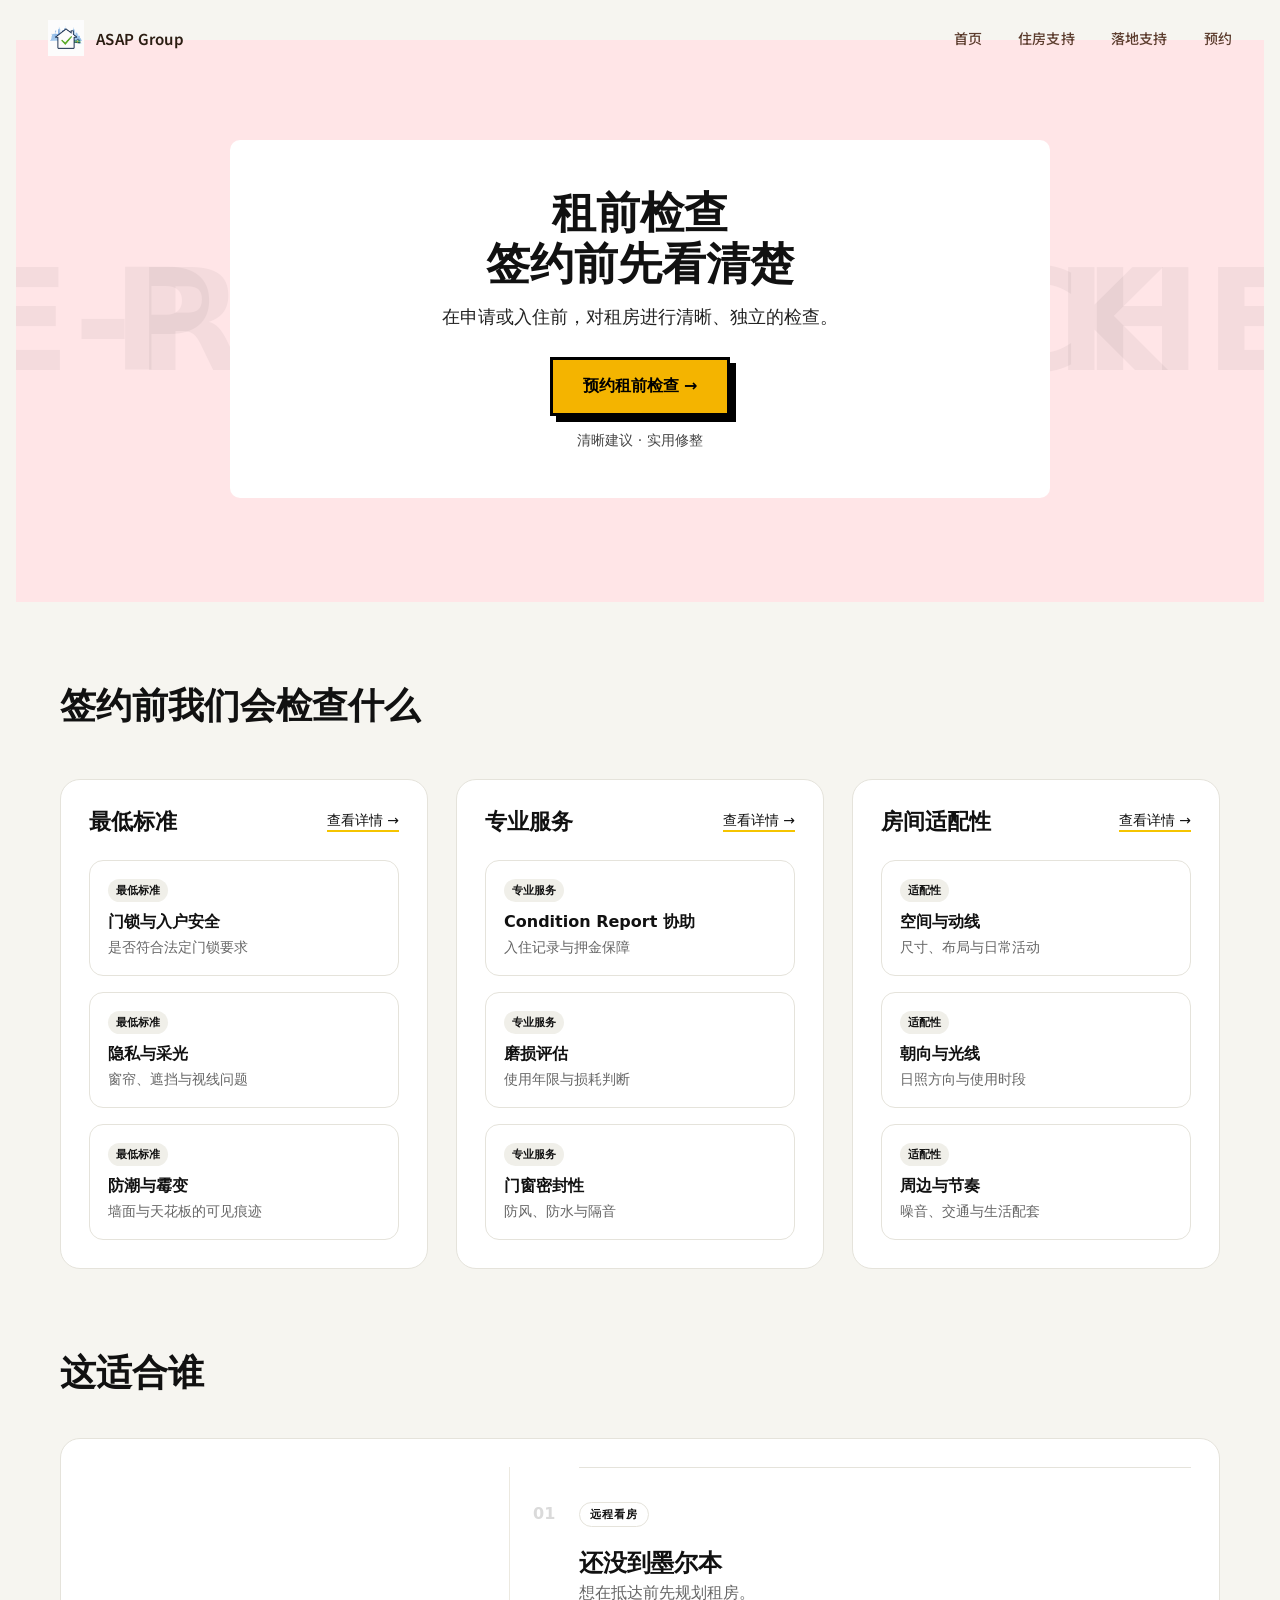
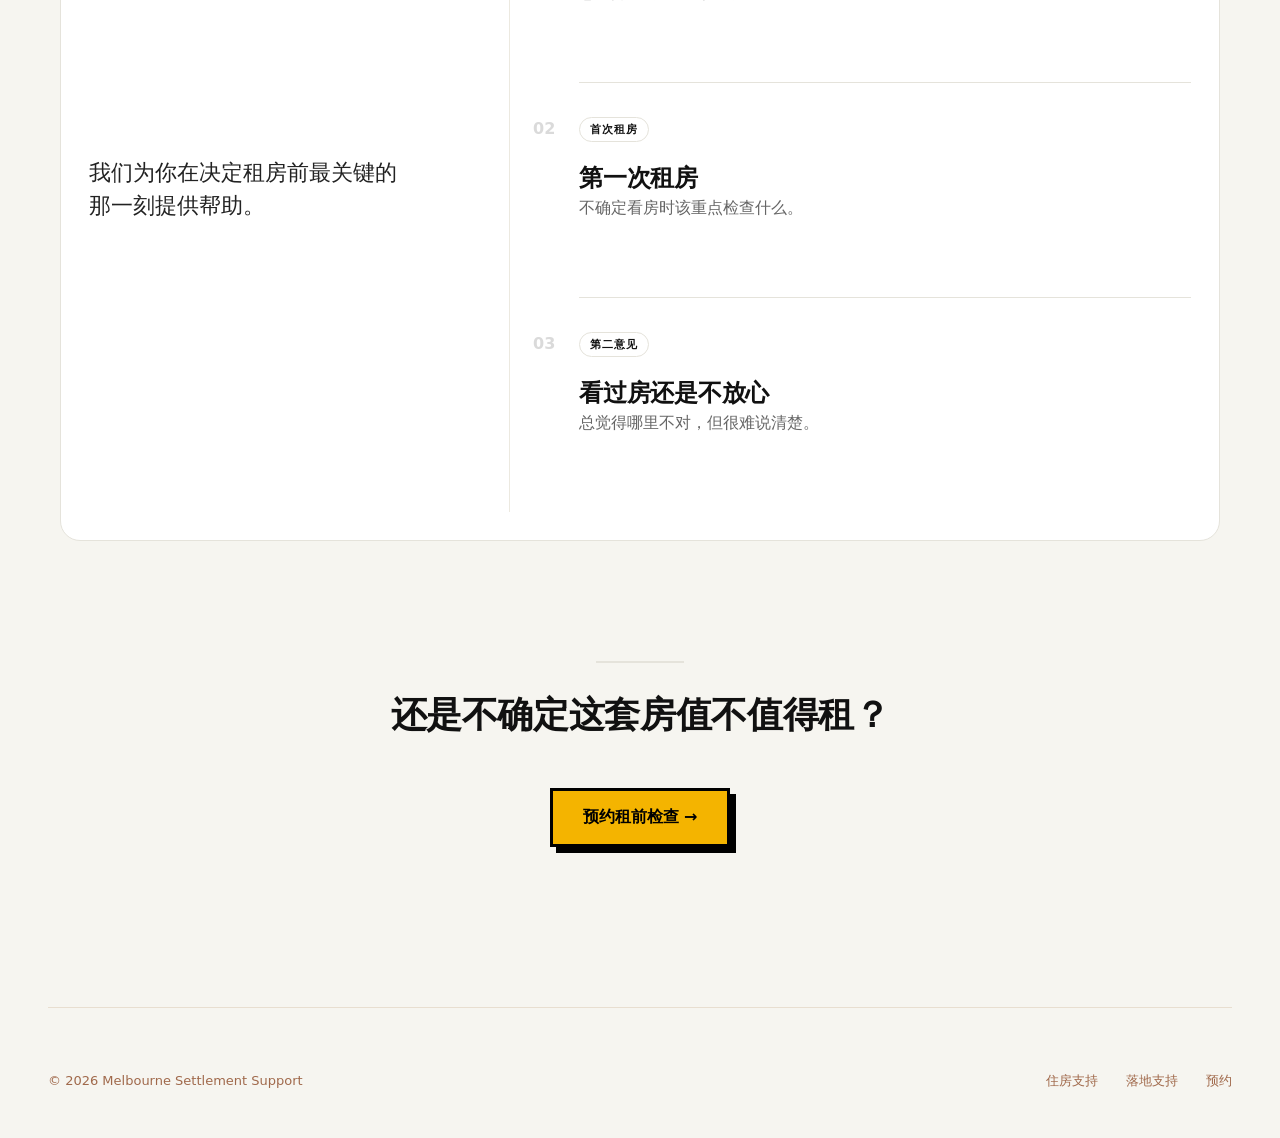
<file: rent/index.html>
<!doctype html>
<html lang="zh-CN">
<head>
<meta charset="UTF-8" />
<meta name="viewport" content="width=device-width, initial-scale=1.0"/>
<title>租前检查 · RentScope</title>

<link rel="stylesheet" href="../css/base.css">
<link rel="stylesheet" href="../css/header.css">
<link rel="stylesheet" href="../css/pages/home.css">
<link rel="stylesheet" href="../css/footer.css">

<link rel="preconnect" href="https://fonts.googleapis.com">
<link href="https://fonts.googleapis.com/css2?family=Noto+Sans+SC:wght@300;400;500;600&display=swap" rel="stylesheet">

<style>
  .site-nav {
    position: fixed; top: 0; left: 0; right: 0;
    z-index: 100;
    padding: 20px 48px;
    display: flex;
    align-items: center;
    justify-content: space-between;
    transition: background .4s, backdrop-filter .4s;
  }
  .site-nav.scrolled {
    background: rgba(250,246,240,.85);
    backdrop-filter: blur(20px);
    -webkit-backdrop-filter: blur(20px);
  }
  .site-nav-logo {
    display: flex;
    align-items: center;
    gap: 12px;
    text-decoration: none;
    color: #2B1D12;
  }
  .site-nav-logo img {
    height: 36px;
    width: auto;
    object-fit: contain;
  }
  .site-nav-logo span {
    font-family: 'Noto Sans SC', sans-serif;
    font-weight: 600;
    font-size: 15px;
    letter-spacing: .3px;
  }
  .site-nav-links {
    display: flex; gap: 36px;
    list-style: none;
    margin: 0; padding: 0;
  }
  .site-nav-links a {
    text-decoration: none;
    color: #5C3D2E;
    font-family: 'Noto Sans SC', sans-serif;
    font-size: 14px;
    font-weight: 500;
    letter-spacing: .2px;
    transition: color .3s;
  }
  .site-nav-links a:hover { color: #C4805A; }

  .site-nav-hamburger {
    display: none;
    background: none;
    border: none;
    cursor: pointer;
    width: 32px; height: 32px;
    position: relative;
    z-index: 110;
  }
  .site-nav-hamburger span {
    display: block;
    width: 22px; height: 2px;
    background: #2B1D12;
    border-radius: 2px;
    position: absolute;
    left: 5px;
    transition: all .3s;
  }
  .site-nav-hamburger span:nth-child(1) { top: 8px; }
  .site-nav-hamburger span:nth-child(2) { top: 15px; }
  .site-nav-hamburger span:nth-child(3) { top: 22px; }
  .site-nav-hamburger.open span:nth-child(1) { top: 15px; transform: rotate(45deg); }
  .site-nav-hamburger.open span:nth-child(2) { opacity: 0; }
  .site-nav-hamburger.open span:nth-child(3) { top: 15px; transform: rotate(-45deg); }

  .site-mobile-menu {
    display: none;
    position: fixed;
    inset: 0;
    background: rgba(250,246,240,.97);
    backdrop-filter: blur(24px);
    -webkit-backdrop-filter: blur(24px);
    z-index: 99;
    flex-direction: column;
    align-items: center;
    justify-content: center;
    gap: 32px;
  }
  .site-mobile-menu.open { display: flex; }
  .site-mobile-menu a {
    text-decoration: none;
    color: #2B1D12;
    font-family: 'Noto Sans SC', sans-serif;
    font-size: 20px;
    font-weight: 600;
  }
  .site-mobile-menu a:hover { color: #C4805A; }

  .hero {
    padding-top: 100px;
  }

  @media (max-width: 900px) {
    .site-nav { padding: 16px 24px; }
    .site-nav-links { display: none; }
    .site-nav-hamburger { display: block; }
  }
</style>
</head>

<body data-page="index">

<!-- NAV -->
<nav class="site-nav" id="siteNav">
  <a href="../index.html" class="site-nav-logo">
    <img src="../assets/images/44bc39668252b828650b6368b4c9a0e.png" alt="Logo">
    <span>ASAP Group</span>
  </a>
  <ul class="site-nav-links">
    <li><a href="../index.html">首页</a></li>
    <li><a href="../rent/index.html">住房支持</a></li>
    <li><a href="../landing/index.html">落地支持</a></li>
    <li><a href="../book/index.html">预约</a></li>
  </ul>
  <button class="site-nav-hamburger" id="siteHamburger" aria-label="Menu">
    <span></span><span></span><span></span>
  </button>
</nav>
<div class="site-mobile-menu" id="siteMobileMenu">
  <a href="../index.html">首页</a>
  <a href="../rent/index.html">住房支持</a>
  <a href="../landing/index.html">落地支持</a>
  <a href="../book/index.html">预约</a>
</div>

<main class="page">

<!-- HERO -->
<section class="hero">
  <div class="hero-inner">

    <h1 class="hero-title">
      租前检查<br>
      <span>签约前先看清楚</span>
    </h1>

    <p class="hero-desc">
      在申请或入住前，对租房进行清晰、独立的检查。
    </p>

    <a href="../book/index.html" class="hero-cta">
      预约租前检查 →
    </a>

    <p class="hero-note">
      清晰建议 · 实用修整
    </p>

  </div>
</section>


<!-- WHAT WE CHECK -->
<section class="section">
<h2>签约前我们会检查什么</h2>

<div class="grid">

<!-- Minimum -->
<div class="panel">
  <div class="panel-header">
    <div class="panel-title">最低标准</div>
    <a class="panel-link" href="./minimum-standards.html">查看详情 →</a>
  </div>

  <div class="cards">
    <div class="card">
      <div class="tag">最低标准</div>
      <div class="card-title">门锁与入户安全</div>
      <div class="card-desc">是否符合法定门锁要求</div>
    </div>

    <div class="card">
      <div class="tag">最低标准</div>
      <div class="card-title">隐私与采光</div>
      <div class="card-desc">窗帘、遮挡与视线问题</div>
    </div>

    <div class="card">
      <div class="tag">最低标准</div>
      <div class="card-title">防潮与霉变</div>
      <div class="card-desc">墙面与天花板的可见痕迹</div>
    </div>
  </div>
</div>


<!-- Professional -->
<div class="panel">
  <div class="panel-header">
    <div class="panel-title">专业服务</div>
    <a class="panel-link" href="./professional-service.html">查看详情 →</a>
  </div>

  <div class="cards">
    <div class="card">
      <div class="tag">专业服务</div>
      <div class="card-title">Condition Report 协助</div>
      <div class="card-desc">入住记录与押金保障</div>
    </div>

    <div class="card">
      <div class="tag">专业服务</div>
      <div class="card-title">磨损评估</div>
      <div class="card-desc">使用年限与损耗判断</div>
    </div>

    <div class="card">
      <div class="tag">专业服务</div>
      <div class="card-title">门窗密封性</div>
      <div class="card-desc">防风、防水与隔音</div>
    </div>
  </div>
</div>


<!-- Room -->
<div class="panel">
  <div class="panel-header">
    <div class="panel-title">房间适配性</div>
    <a class="panel-link" href="./room-suitability.html">查看详情 →</a>
  </div>

  <div class="cards">
    <div class="card">
      <div class="tag">适配性</div>
      <div class="card-title">空间与动线</div>
      <div class="card-desc">尺寸、布局与日常活动</div>
    </div>

    <div class="card">
      <div class="tag">适配性</div>
      <div class="card-title">朝向与光线</div>
      <div class="card-desc">日照方向与使用时段</div>
    </div>

    <div class="card">
      <div class="tag">适配性</div>
      <div class="card-title">周边与节奏</div>
      <div class="card-desc">噪音、交通与生活配套</div>
    </div>
  </div>
</div>

</div>
</section>



<!-- WHO TITLE -->
<section class="section">
<h2>这适合谁</h2>
</section>


<!-- WHO CONTENT -->
<section class="section who">

<div class="panel">

<div class="wrap">

<div class="left">
<p id="leftText">
我们为你在决定租房前最关键的那一刻提供帮助。
</p>
</div>

<div class="right">

<div class="item">
<span class="num">01</span>
<span class="tag">远程看房</span>
<h3>还没到墨尔本</h3>
<p class="lead">想在抵达前先规划租房。</p>
<div class="chips">
<span>只能看房源照片</span>
<span>不确定格局</span>
<span>需要本地第二意见</span>
</div>
</div>

<div class="item">
<span class="num">02</span>
<span class="tag">首次租房</span>
<h3>第一次租房</h3>
<p class="lead">不确定看房时该重点检查什么。</p>
<div class="chips">
<span>第一次看房</span>
<span>不清楚风险</span>
<span>需要检查清单</span>
</div>
</div>

<div class="item">
<span class="num">03</span>
<span class="tag">第二意见</span>
<h3>看过房还是不放心</h3>
<p class="lead">总觉得哪里不对，但很难说清楚。</p>
<div class="chips">
<span>中介催促</span>
<span>格局感觉奇怪</span>
<span>想要更清晰判断</span>
</div>
</div>

</div>

</div>
</div>

</section>



<!-- CTA TRANSITION -->
<section class="section cta-minimal">

<div class="cta-divider"></div>

<h2 class="cta-title">
还是不确定这套房值不值得租？
</h2>

<a href="../book/index.html" class="cta-btn">
预约租前检查 →
</a>

</section>


</main>

<div id="footer-placeholder"></div>

<script>
  const siteNav = document.getElementById('siteNav');
  window.addEventListener('scroll', () => {
    siteNav.classList.toggle('scrolled', window.scrollY > 60);
  });
  const siteHamburger = document.getElementById('siteHamburger');
  const siteMobileMenu = document.getElementById('siteMobileMenu');
  siteHamburger.addEventListener('click', () => {
    siteHamburger.classList.toggle('open');
    siteMobileMenu.classList.toggle('open');
    document.body.style.overflow = siteMobileMenu.classList.contains('open') ? 'hidden' : '';
  });
  siteMobileMenu.querySelectorAll('a').forEach(link => {
    link.addEventListener('click', () => {
      siteHamburger.classList.remove('open');
      siteMobileMenu.classList.remove('open');
      document.body.style.overflow = '';
    });
  });
</script>
<script src="../js/footer.js"></script>
</body>
</html>
</file>
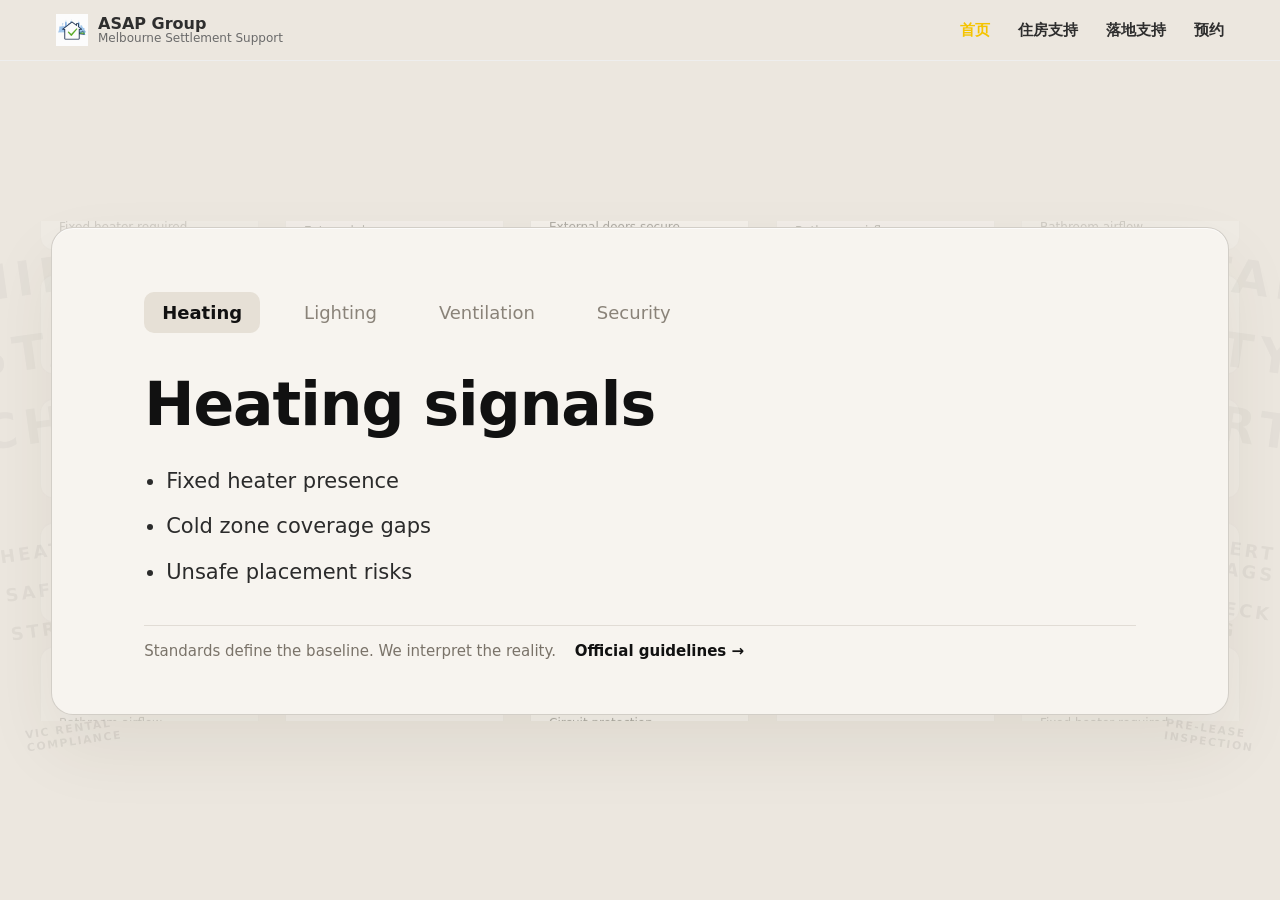
<file: minimum-standards.html>
<!doctype html>
<html lang="en">
<head>
<meta charset="UTF-8" />
<meta name="viewport" content="width=device-width, initial-scale=1.0"/>
<title>RentScope</title>

<link rel="stylesheet" href="./css/base.css">
<link rel="stylesheet" href="./css/header.css">
<link rel="stylesheet" href="./css/pages/minimum.css">

</head>

<body data-page="minimum">

<!-- HEADER -->
<div id="header-placeholder"></div>

<main class="page">

<section class="ms-stage">

  <!-- ⭐ SIDE TYPOGRAPHY (新加入的小尺寸背景字) -->
  <div class="ms-typeFog">

    <div class="ms-typeCol left">
      <div class="ms-typeBlock">
        <div class="ms-typeBig">MINIMUM</div>
        <div class="ms-typeBig">STANDARDS</div>
        <div class="ms-typeBig">CHECK</div>
      </div>

      <div class="ms-typeBlock">
        <div class="ms-typeMid">HEATING</div>
        <div class="ms-typeMid">SAFETY</div>
        <div class="ms-typeMid">STRUCTURE</div>
      </div>

      <div class="ms-typeBlock">
        <div class="ms-typeTiny">VIC RENTAL COMPLIANCE</div>
      </div>
    </div>

    <div class="ms-typeCol right">
      <div class="ms-typeBlock">
        <div class="ms-typeBig">RENTAL</div>
        <div class="ms-typeBig">SAFETY</div>
        <div class="ms-typeBig">REPORT</div>
      </div>

      <div class="ms-typeBlock">
        <div class="ms-typeMid">ALERT FLAGS</div>
        <div class="ms-typeMid">CHECK LOG</div>
      </div>

      <div class="ms-typeBlock">
        <div class="ms-typeTiny">PRE-LEASE INSPECTION</div>
      </div>
    </div>

  </div>
  <!-- ⭐ END TYPE FOG -->


  <!-- BACKGROUND WALL -->
  <div class="ms-wall">
    <div class="ms-lanes" id="lanes"></div>
  </div>

  <!-- CENTER PANEL -->
  <div class="ms-center">
    <div class="ms-panel">

      <div class="ms-switchRow">
        <div class="ms-switch active" data-key="heating">Heating</div>
        <div class="ms-switch" data-key="lighting">Lighting</div>
        <div class="ms-switch" data-key="ventilation">Ventilation</div>
        <div class="ms-switch" data-key="security">Security</div>
      </div>

      <div class="ms-titleMain" id="title"></div>
      <ul class="ms-signals" id="signals"></ul>

      <div class="ms-foot">
        Standards define the baseline. We interpret the reality.
        <a href="#">Official guidelines →</a>
      </div>

    </div>
  </div>

</section>

</main>

<script src="./js/header.js"></script>

<script>

/* ===== BACKGROUND WALL ===== */

const ITEMS=[
["Heating System","Fixed heater required"],
["Smoke Alarm","Working alarm required"],
["Door Locks","External doors secure"],
["Lighting","Minimum illumination"],
["Ventilation","Bathroom airflow"],
["Windows","Must open safely"],
["Switchboard","Circuit protection"],
["Structural","Wall condition"]
];

function card(i){
return `<div class="ms-card">
<div class="ms-tag">inspection</div>
<div class="ms-ctitle">${i[0]}</div>
<div class="ms-cdesc">${i[1]}</div>
</div>`;
}

const lanesEl=document.getElementById("lanes");
const inners=[];
const pos=[];

for(let i=0;i<5;i++){
const lane=document.createElement("div");
lane.className="ms-lane";
const inner=document.createElement("div");
inner.className="ms-inner";

let html="";
for(let j=0;j<ITEMS.length;j++){
html+=card(ITEMS[(j+i)%ITEMS.length]);
}
html+=html;

inner.innerHTML=html;
lane.appendChild(inner);
lanesEl.appendChild(lane);

inners.push(inner);
pos.push(i%2?-200:-60);
}

const heights=inners.map(el=>el.offsetHeight/2);

function animate(){
for(let i=0;i<inners.length;i++){
const dir=i%2?1:-1;
pos[i]+=dir*0.18;
if(pos[i]>0)pos[i]=-heights[i];
if(pos[i]<-heights[i])pos[i]=0;
inners[i].style.transform=`translate3d(0,${pos[i]}px,0)`;
}
requestAnimationFrame(animate);
}
animate();

/* ===== PANEL CONTENT ===== */

const DATA={
heating:{title:"Heating signals",list:["Fixed heater presence","Cold zone coverage gaps","Unsafe placement risks"]},
lighting:{title:"Lighting signals",list:["Adequate brightness","Dim lighting","Non-functional fixtures"]},
ventilation:{title:"Ventilation signals",list:["Airflow path","Weak extraction","Moisture indicators"]},
security:{title:"Security signals",list:["Door lock integrity","Window latch check","Closure alignment"]}
};

const title=document.getElementById("title");
const signals=document.getElementById("signals");
const switches=document.querySelectorAll(".ms-switch");

function render(key){
title.textContent=DATA[key].title;
signals.innerHTML=DATA[key].list.map(v=>`<li>${v}</li>`).join("");
}
render("heating");

switches.forEach(btn=>{
btn.onclick=()=>{
switches.forEach(b=>b.classList.remove("active"));
btn.classList.add("active");
render(btn.dataset.key);
};
});

</script>

</body>
</html>
</file>
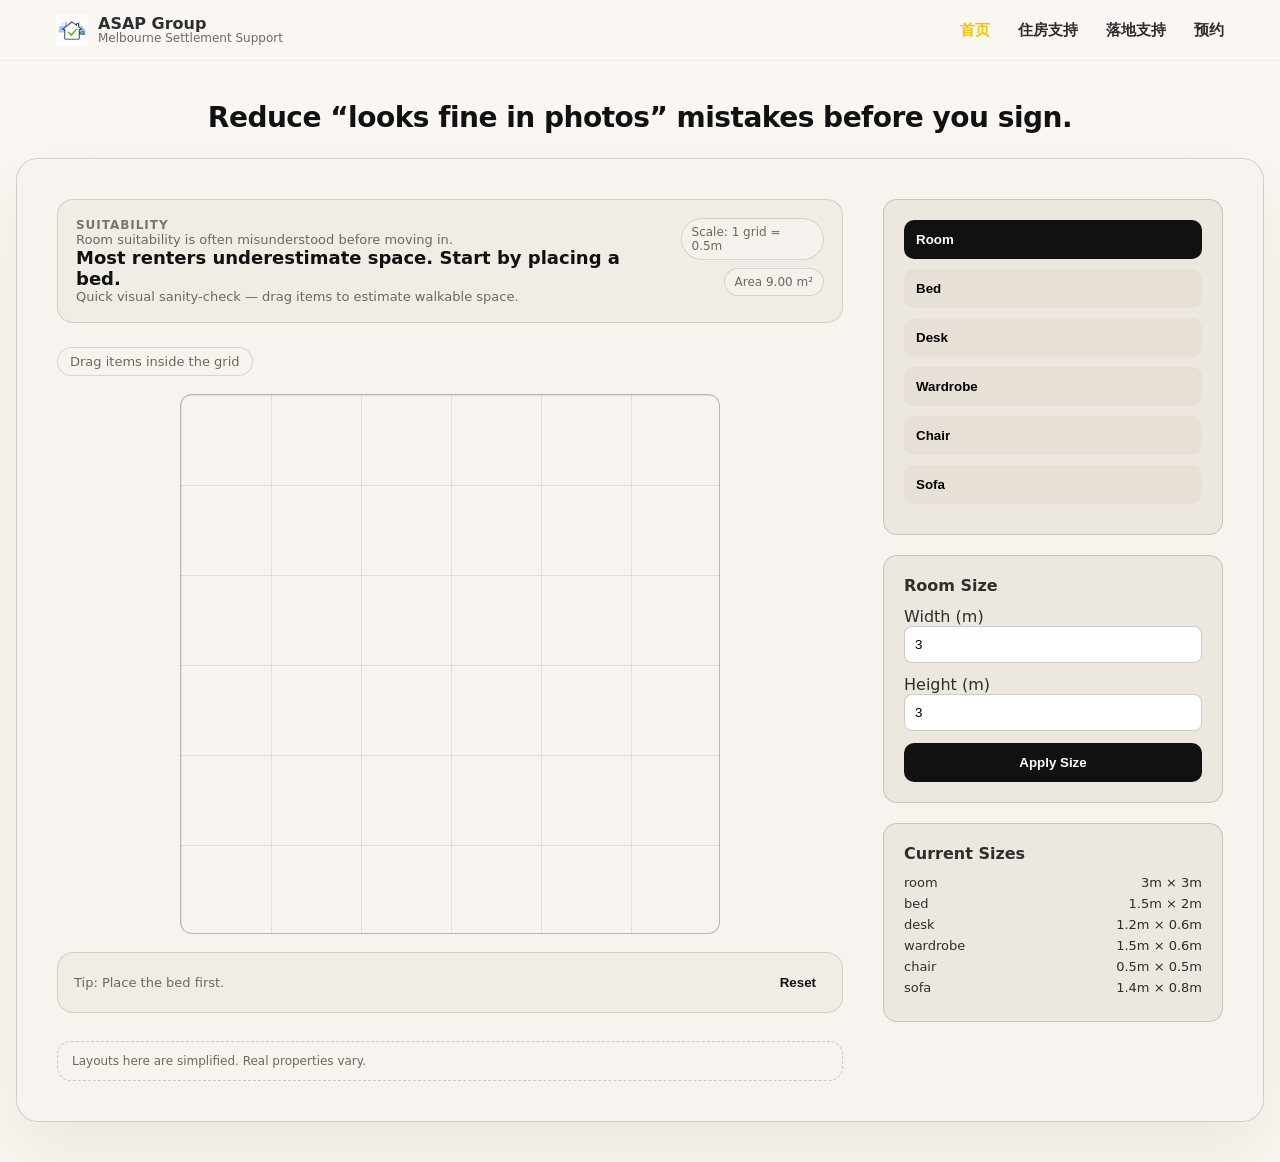
<file: room-suitability.html>
<!doctype html>
<html lang="en">
<head>
<meta charset="UTF-8" />
<meta name="viewport" content="width=device-width, initial-scale=1.0"/>
<title>Room Suitability · RentScope</title>

<link rel="stylesheet" href="./css/base.css">
<link rel="stylesheet" href="./css/header.css">
<link rel="stylesheet" href="./css/pages/room.css">

</head>

<body data-page="room">

<!-- HEADER -->
<div id="header-placeholder"></div>

<main class="page">

<div class="heroGoal">
Reduce “looks fine in photos” mistakes before you sign.
</div>

<div class="panel">
<div class="layout">

<!-- LEFT SIDE -->
<div class="left">

<div class="headRow">
<div>
<div class="kicker">Suitability</div>
<div class="frame">Room suitability is often misunderstood before moving in.</div>
<div class="lead">Most renters underestimate space. Start by placing a bed.</div>
<div class="sub">Quick visual sanity-check — drag items to estimate walkable space.</div>
</div>
<div class="miniMeta">
<div class="pill">Scale: 1 grid = 0.5m</div>
<div class="pill" id="metaArea">Area —</div>
</div>
</div>

<div class="scale">Drag items inside the grid</div>

<div class="gridWrap">
<div id="grid" class="grid"></div>
</div>

<div class="hintRow">
<div class="hint">Tip: Place the bed first.</div>
<button class="ghostBtn" id="resetBtn">Reset</button>
</div>

<div class="boundary">
Layouts here are simplified. Real properties vary.
</div>

</div>

<!-- RIGHT SIDE -->
<div class="rightPanel">

<div class="listPanel">
<button data-key="room" class="sectionBtn active">Room</button>
<button data-key="bed" class="sectionBtn">Bed</button>
<button data-key="desk" class="sectionBtn">Desk</button>
<button data-key="wardrobe" class="sectionBtn">Wardrobe</button>
<button data-key="chair" class="sectionBtn">Chair</button>
<button data-key="sofa" class="sectionBtn">Sofa</button>
</div>

<div id="editorPanel" class="editPanel"></div>

<div class="summaryPanel">
<div class="title">Current Sizes</div>
<div id="summaryList"></div>
</div>

</div>
</div>
</div>

</main>

<script src="./js/header.js"></script>

<script>
const SCALE_M=0.5;
const CELL_PX=90;

const grid=document.getElementById("grid");
const editorPanel=document.getElementById("editorPanel");
const summaryList=document.getElementById("summaryList");
const metaArea=document.getElementById("metaArea");

let active="room";

let sizes={
room:{w:3,h:3},
bed:{w:1.5,h:2},
desk:{w:1.2,h:0.6},
wardrobe:{w:1.5,h:0.6},
chair:{w:0.5,h:0.5},
sofa:{w:1.4,h:0.8}
};

let objects={};

document.querySelectorAll(".sectionBtn").forEach(btn=>{
btn.onclick=()=>{
document.querySelectorAll(".sectionBtn").forEach(b=>b.classList.remove("active"));
btn.classList.add("active");
active=btn.dataset.key;
renderEditor();
};
});

function renderEditor(){
editorPanel.innerHTML="";

if(active==="room"){
editorPanel.innerHTML=`
<div class="title">Room Size</div>
Width (m)<input id="objW" value="${sizes.room.w}">
Height (m)<input id="objH" value="${sizes.room.h}">
<button id="applyObj" class="apply">Apply Size</button>`;
}else{
editorPanel.innerHTML=`
<div class="title">${active.toUpperCase()} Size</div>
Width (m)<input id="objW" value="${sizes[active].w}">
Length (m)<input id="objH" value="${sizes[active].h}">
<button id="applyObj" class="apply">Apply Size</button>`;
if(!objects[active]) createObject(active);
}

document.getElementById("applyObj").onclick=applySize;
}

function applySize(){
const w=parseFloat(objW.value);
const h=parseFloat(objH.value);
sizes[active]={w,h};

if(active==="room"){
grid.style.width=Math.floor(w/SCALE_M)*CELL_PX+"px";
grid.style.height=Math.floor(h/SCALE_M)*CELL_PX+"px";
metaArea.textContent=`Area ${(w*h).toFixed(2)} m²`;
}else{
const el=objects[active];
el.style.width=(w/SCALE_M)*CELL_PX+"px";
el.style.height=(h/SCALE_M)*CELL_PX+"px";
}

updateSummary();
}

function createObject(type){
const el=document.createElement("div");
el.className="block "+type;
el.textContent=type.toUpperCase();
el.style.width=(sizes[type].w/SCALE_M)*CELL_PX+"px";
el.style.height=(sizes[type].h/SCALE_M)*CELL_PX+"px";
el.style.left="20px";
el.style.top="20px";
makeDrag(el);
grid.appendChild(el);
objects[type]=el;
}

function makeDrag(el){
let offsetX=0,offsetY=0;
el.onmousedown=e=>{
const rect=el.getBoundingClientRect();
offsetX=e.clientX-rect.left;
offsetY=e.clientY-rect.top;
document.onmousemove=ev=>{
const gridRect=grid.getBoundingClientRect();
el.style.left=(ev.clientX-gridRect.left-offsetX)+"px";
el.style.top=(ev.clientY-gridRect.top-offsetY)+"px";
};
document.onmouseup=()=>{document.onmousemove=null;}
};
}

function updateSummary(){
summaryList.innerHTML="";
Object.keys(sizes).forEach(key=>{
const s=sizes[key];
summaryList.innerHTML+=`
<div class="summaryItem">
<span>${key}</span>
<span>${s.w}m × ${s.h}m</span>
</div>`;
});
}

document.getElementById("resetBtn").onclick=()=>{
Object.values(objects).forEach(el=>el.remove());
objects={};
active="room";
document.querySelectorAll(".sectionBtn").forEach(b=>b.classList.remove("active"));
document.querySelector('.sectionBtn[data-key="room"]').classList.add("active");
renderEditor();
updateSummary();
};

grid.style.width=Math.floor(sizes.room.w/SCALE_M)*CELL_PX+"px";
grid.style.height=Math.floor(sizes.room.h/SCALE_M)*CELL_PX+"px";
metaArea.textContent=`Area ${(sizes.room.w*sizes.room.h).toFixed(2)} m²`;

renderEditor();
updateSummary();
</script>

</body>
</html>
</file>
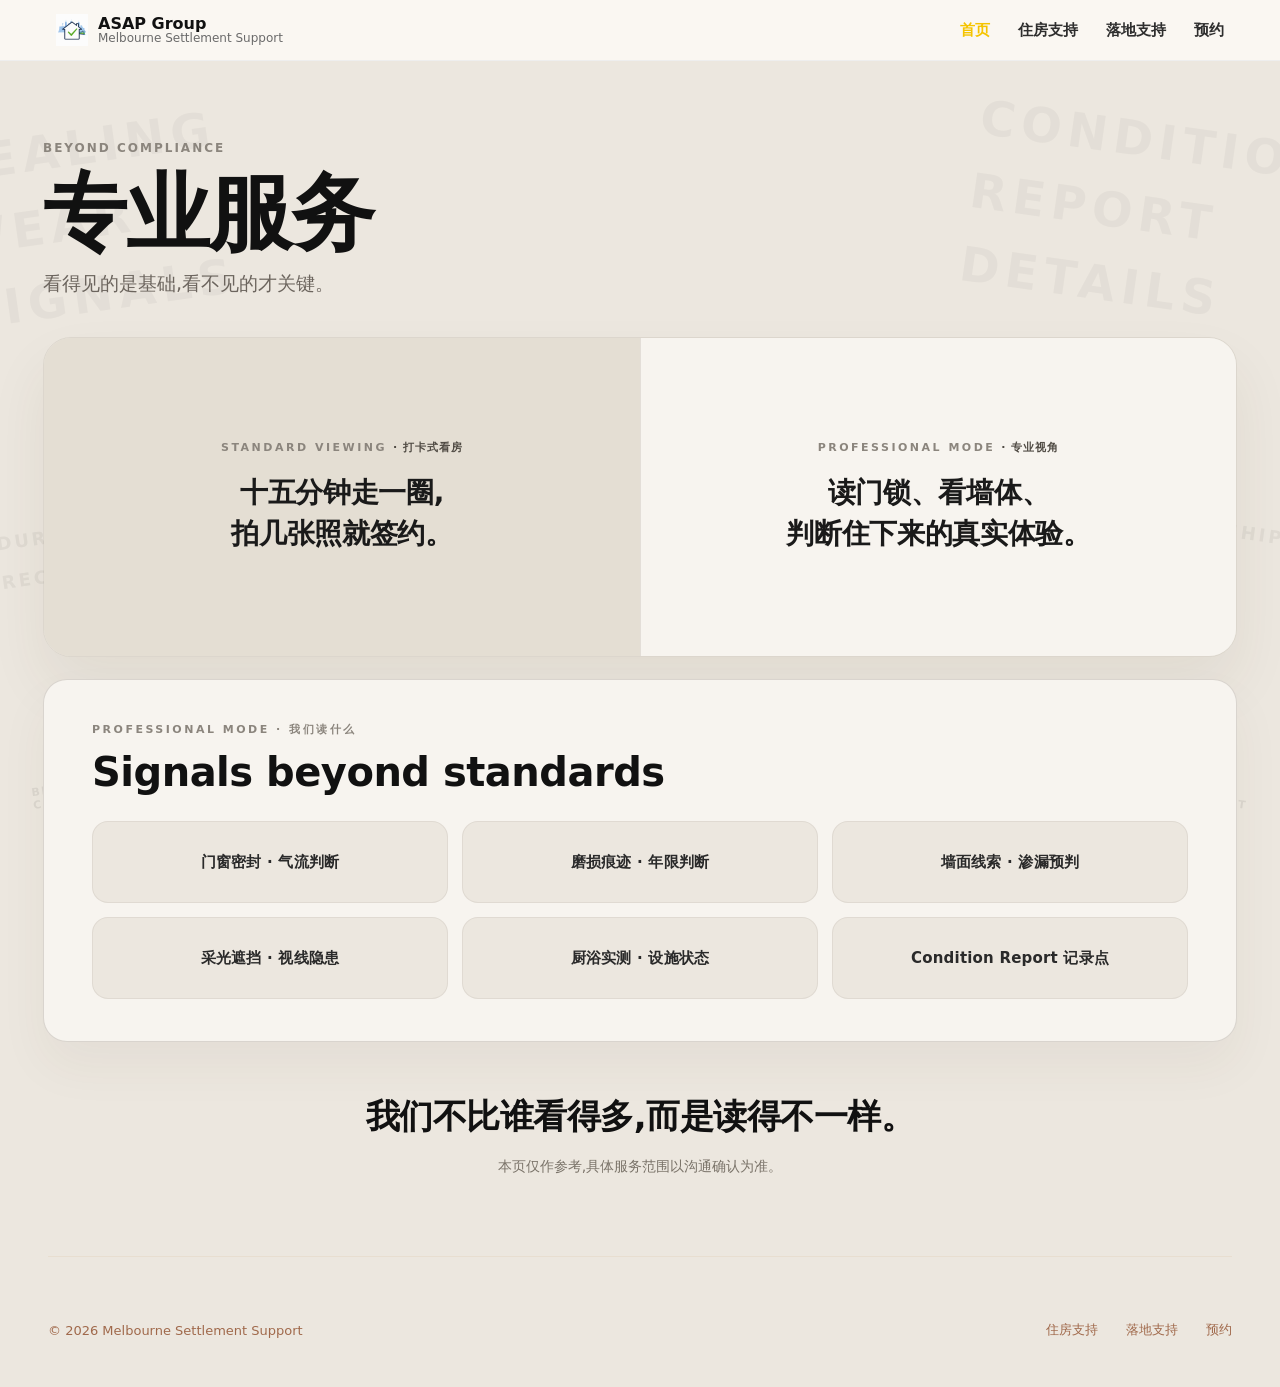
<file: test.html>
<!doctype html>
<html lang="zh-CN">
<head>
<meta charset="UTF-8" />
<meta name="viewport" content="width=device-width, initial-scale=1.0"/>
<title>专业服务 · RentScope</title>

<link rel="stylesheet" href="../css/base.css">
<link rel="stylesheet" href="../css/header.css">
<link rel="stylesheet" href="../css/footer.css">

<style>

/* =====================================
   PROFESSIONAL SERVICE PAGE
===================================== */

body[data-page="professional"]{
background:#ECE7DF;
color:#111;
}

.pro-page{
min-height:100vh;
max-width:1250px;
margin:0 auto;
padding:80px 28px;
display:flex;
flex-direction:column;
justify-content:space-between;
gap:40px;
position:relative;
}

/* =====================================
   SIDE TYPOGRAPHY (静态水印)
===================================== */

.pro-typeFog{
position:fixed;
inset:0;
pointer-events:none;
z-index:0;

--stage-w:1250px;
--sideW:max(0px, calc((100vw - var(--stage-w)) / 2));
}

.pro-typeCol{
position:absolute;
top:0;
bottom:0;
width:var(--sideW);
padding:140px 0 80px 0;
display:flex;
flex-direction:column;
justify-content:space-between;
}

.pro-typeCol.left{
left:-80px;
align-items:flex-start;
transform:rotate(-8deg);
transform-origin:left top;
}

.pro-typeCol.right{
right:-80px;
align-items:flex-end;
transform:rotate(8deg);
transform-origin:right top;
}

.pro-typeBlock{
display:flex;
flex-direction:column;
gap:18px;
}

.pro-typeBig{
font-size:clamp(48px,3vw,70px);
font-weight:900;
letter-spacing:6px;
text-transform:uppercase;
color:rgba(0,0,0,.035);
}

.pro-typeMid{
font-size:clamp(18px,1.4vw,24px);
font-weight:800;
letter-spacing:3px;
text-transform:uppercase;
color:rgba(0,0,0,.05);
}

.pro-typeTiny{
font-size:11px;
font-weight:800;
letter-spacing:1.5px;
text-transform:uppercase;
color:rgba(0,0,0,.07);
}

/* =====================================
   HERO TITLE BLOCK
===================================== */

.pro-heroBlock{
position:relative;
z-index:2;
}

.pro-heroSmall{
font-size:12px;
letter-spacing:2px;
color:#8B857D;
margin-bottom:14px;
font-weight:700;
}

.pro-heroTitle{
font-size:84px;
font-weight:700;
letter-spacing:-1.5px;
margin:0 0 14px;
line-height:1.05;
color:#111;
}

.pro-heroSub{
font-size:19px;
color:#6C655E;
}

/* =====================================
   MASTER STAGE
===================================== */

.pro-stage{
display:flex;
flex-direction:column;
gap:22px;
position:relative;
z-index:2;
}

/* =====================================
   SPLIT HERO (对比大横条)
===================================== */

.pro-splitHero{
height:320px;
display:grid;
grid-template-columns:1fr 1fr;
border-radius:28px;
overflow:hidden;
box-shadow:0 30px 60px rgba(70,50,30,.07);
border:1px solid rgba(80,70,55,.10);
}

.pro-splitLeft{
background:#E4DED3;
display:flex;
align-items:center;
justify-content:center;
text-align:center;
padding:60px;
}

.pro-splitRight{
background:#F7F4EF;
display:flex;
align-items:center;
justify-content:center;
text-align:center;
padding:60px;
border-left:1px solid rgba(80,70,55,.12);
}

.pro-splitLabel{
font-size:11px;
letter-spacing:2.5px;
color:#8B857D;
margin-bottom:18px;
font-weight:700;
}

.pro-splitLabel .zh{
color:#4f4a43;
margin-left:6px;
letter-spacing:1px;
}

.pro-splitText{
font-size:28px;
font-weight:700;
line-height:1.45;
max-width:400px;
letter-spacing:-.3px;
color:#1a1a1a;
}

/* =====================================
   SIGNALS PANEL
===================================== */

.pro-panel{
background:#F7F4EF;
border-radius:24px;
border:1px solid rgba(80,70,55,.18);
padding:42px 48px;
box-shadow:0 24px 50px rgba(70,50,30,.05);
}

.pro-tag{
font-size:11px;
letter-spacing:2.5px;
color:#8B857D;
margin-bottom:12px;
font-weight:700;
}

.pro-title{
font-size:40px;
font-weight:700;
margin:0 0 26px;
letter-spacing:-.5px;
color:#111;
}

.pro-grid{
display:grid;
grid-template-columns:repeat(3,1fr);
gap:14px;
}

.pro-item{
height:82px;
background:#ECE7DF;
border:1px solid rgba(80,70,55,.08);
border-radius:16px;
display:flex;
align-items:center;
justify-content:center;
font-size:15px;
font-weight:600;
color:#2a2a2a;
text-align:center;
padding:0 16px;
letter-spacing:.2px;
}

/* =====================================
   CLOSING
===================================== */

.pro-closing{
text-align:center;
position:relative;
z-index:2;
padding-top:12px;
}

.pro-closingText{
font-size:34px;
font-weight:700;
letter-spacing:-.5px;
color:#111;
margin-bottom:18px;
}

.pro-closingFoot{
font-size:14px;
color:#7a7369;
}

/* =====================================
   RESPONSIVE
===================================== */

@media(max-width:900px){

.pro-heroTitle{font-size:48px;}
.pro-heroSub{font-size:16px;}

.pro-splitHero{
grid-template-columns:1fr;
height:auto;
}

.pro-splitRight{
border-left:none;
border-top:1px solid rgba(80,70,55,.12);
}

.pro-splitText{font-size:20px;}

.pro-panel{padding:28px 24px;}
.pro-title{font-size:28px;}

.pro-grid{
grid-template-columns:1fr;
}

.pro-closingText{font-size:22px;}

.pro-typeFog{display:none;}

}

</style>

</head>

<body data-page="professional">

<div id="header-placeholder"></div>

<!-- SIDE TYPOGRAPHY -->
<div class="pro-typeFog">

  <div class="pro-typeCol left">
    <div class="pro-typeBlock">
      <div class="pro-typeBig">SEALING</div>
      <div class="pro-typeBig">WEAR</div>
      <div class="pro-typeBig">SIGNALS</div>
    </div>
    <div class="pro-typeBlock">
      <div class="pro-typeMid">DURABILITY</div>
      <div class="pro-typeMid">RECORD</div>
    </div>
    <div class="pro-typeBlock">
      <div class="pro-typeTiny">BEYOND COMPLIANCE</div>
    </div>
  </div>

  <div class="pro-typeCol right">
    <div class="pro-typeBlock">
      <div class="pro-typeBig">CONDITION</div>
      <div class="pro-typeBig">REPORT</div>
      <div class="pro-typeBig">DETAILS</div>
    </div>
    <div class="pro-typeBlock">
      <div class="pro-typeMid">CRAFTSMANSHIP</div>
      <div class="pro-typeMid">INSIGHT</div>
    </div>
    <div class="pro-typeBlock">
      <div class="pro-typeTiny">READ · NOT INSPECT</div>
    </div>
  </div>

</div>

<main class="pro-page">

<!-- HERO TITLE -->
<div class="pro-heroBlock">
<div class="pro-heroSmall">BEYOND COMPLIANCE</div>
<h1 class="pro-heroTitle">专业服务</h1>
<div class="pro-heroSub">看得见的是基础,看不见的才关键。</div>
</div>

<!-- MASTER STAGE -->
<div class="pro-stage">

  <!-- SPLIT HERO -->
  <div class="pro-splitHero">

    <div class="pro-splitLeft">
      <div>
        <div class="pro-splitLabel">STANDARD VIEWING<span class="zh">· 打卡式看房</span></div>
        <div class="pro-splitText">
          十五分钟走一圈,<br>
          拍几张照就签约。
        </div>
      </div>
    </div>

    <div class="pro-splitRight">
      <div>
        <div class="pro-splitLabel">PROFESSIONAL MODE<span class="zh">· 专业视角</span></div>
        <div class="pro-splitText">
          读门锁、看墙体、<br>
          判断住下来的真实体验。
        </div>
      </div>
    </div>

  </div>

  <!-- SIGNALS PANEL -->
  <div class="pro-panel">
    <div class="pro-tag">PROFESSIONAL MODE · 我们读什么</div>
    <h2 class="pro-title">Signals beyond standards</h2>

    <div class="pro-grid">
      <div class="pro-item">门窗密封 · 气流判断</div>
      <div class="pro-item">磨损痕迹 · 年限判断</div>
      <div class="pro-item">墙面线索 · 渗漏预判</div>
      <div class="pro-item">采光遮挡 · 视线隐患</div>
      <div class="pro-item">厨浴实测 · 设施状态</div>
      <div class="pro-item">Condition Report 记录点</div>
    </div>
  </div>

</div>

<!-- CLOSING -->
<div class="pro-closing">
  <div class="pro-closingText">
    我们不比谁看得多,而是读得不一样。
  </div>
  <div class="pro-closingFoot">
    本页仅作参考,具体服务范围以沟通确认为准。
  </div>
</div>

</main>

<div id="footer-placeholder"></div>

<script src="../js/header.js"></script>
<script src="../js/footer.js"></script>

</body>
</html>
</file>
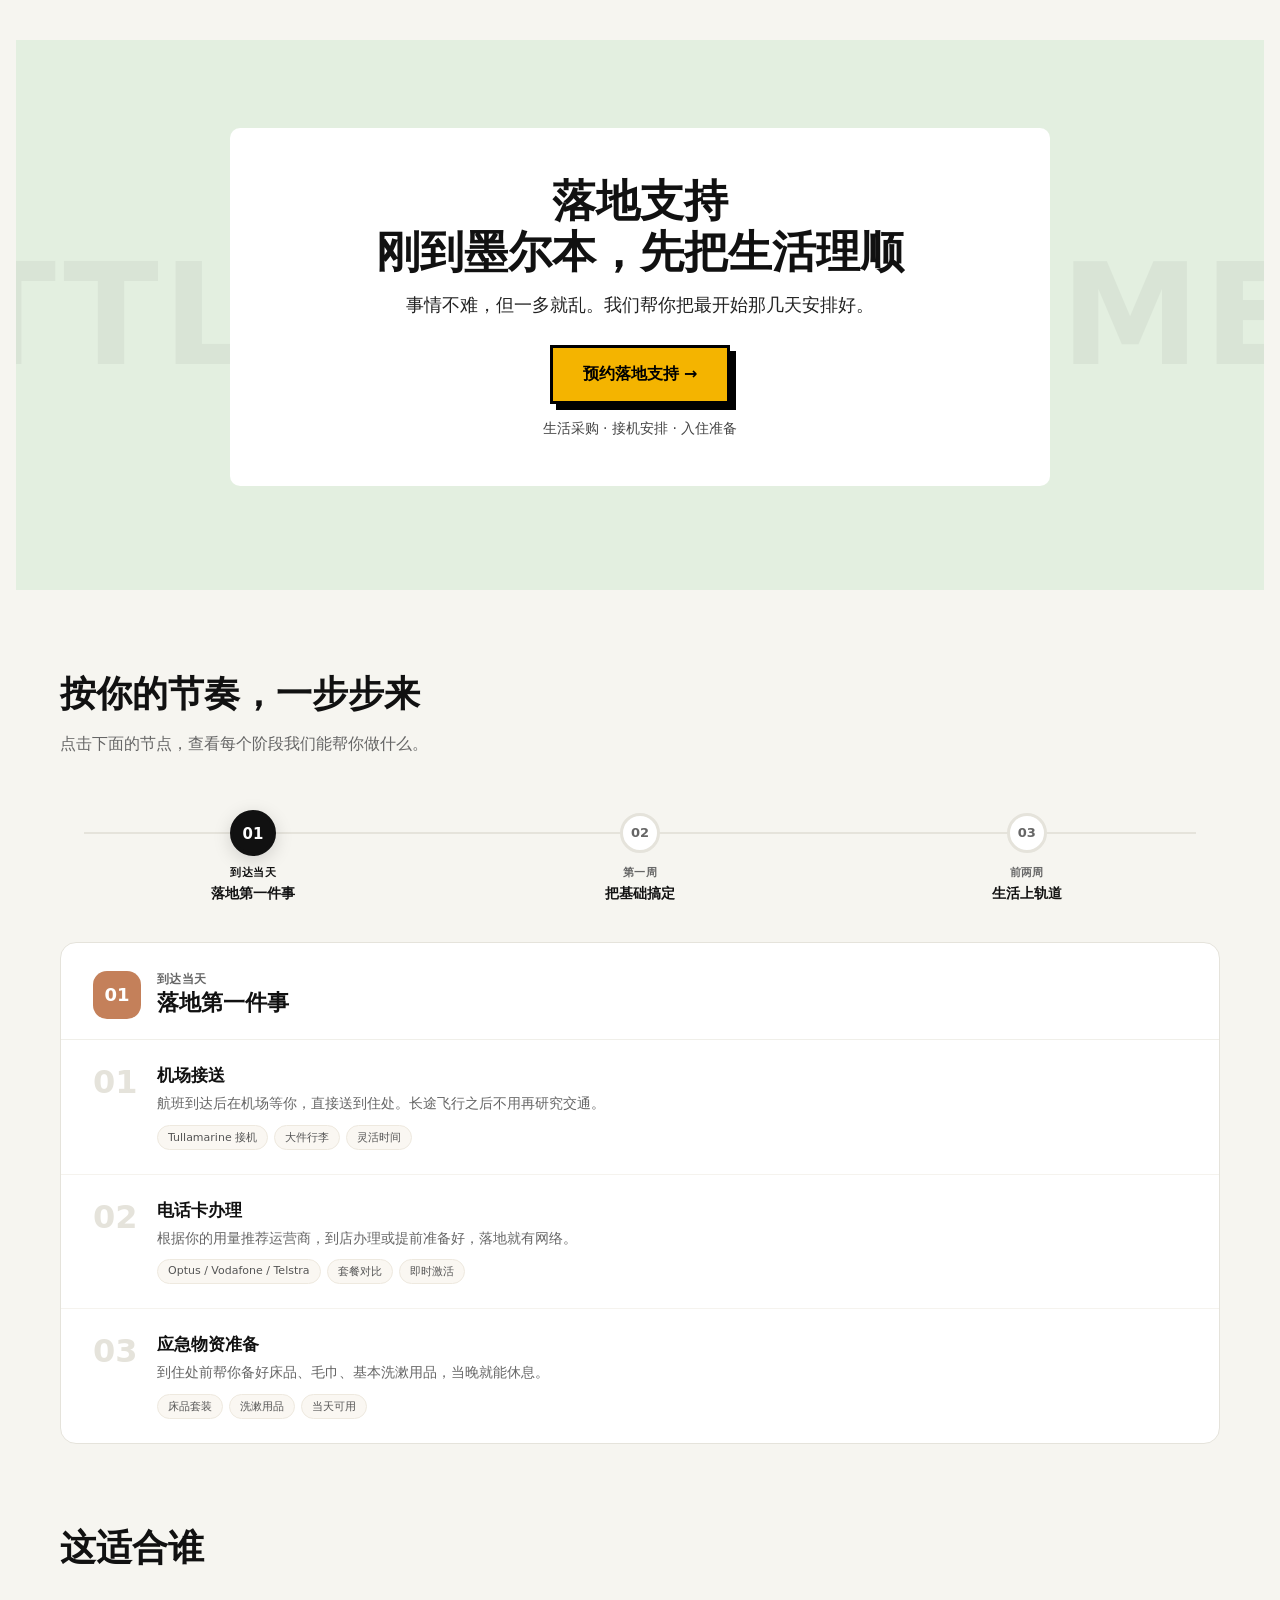
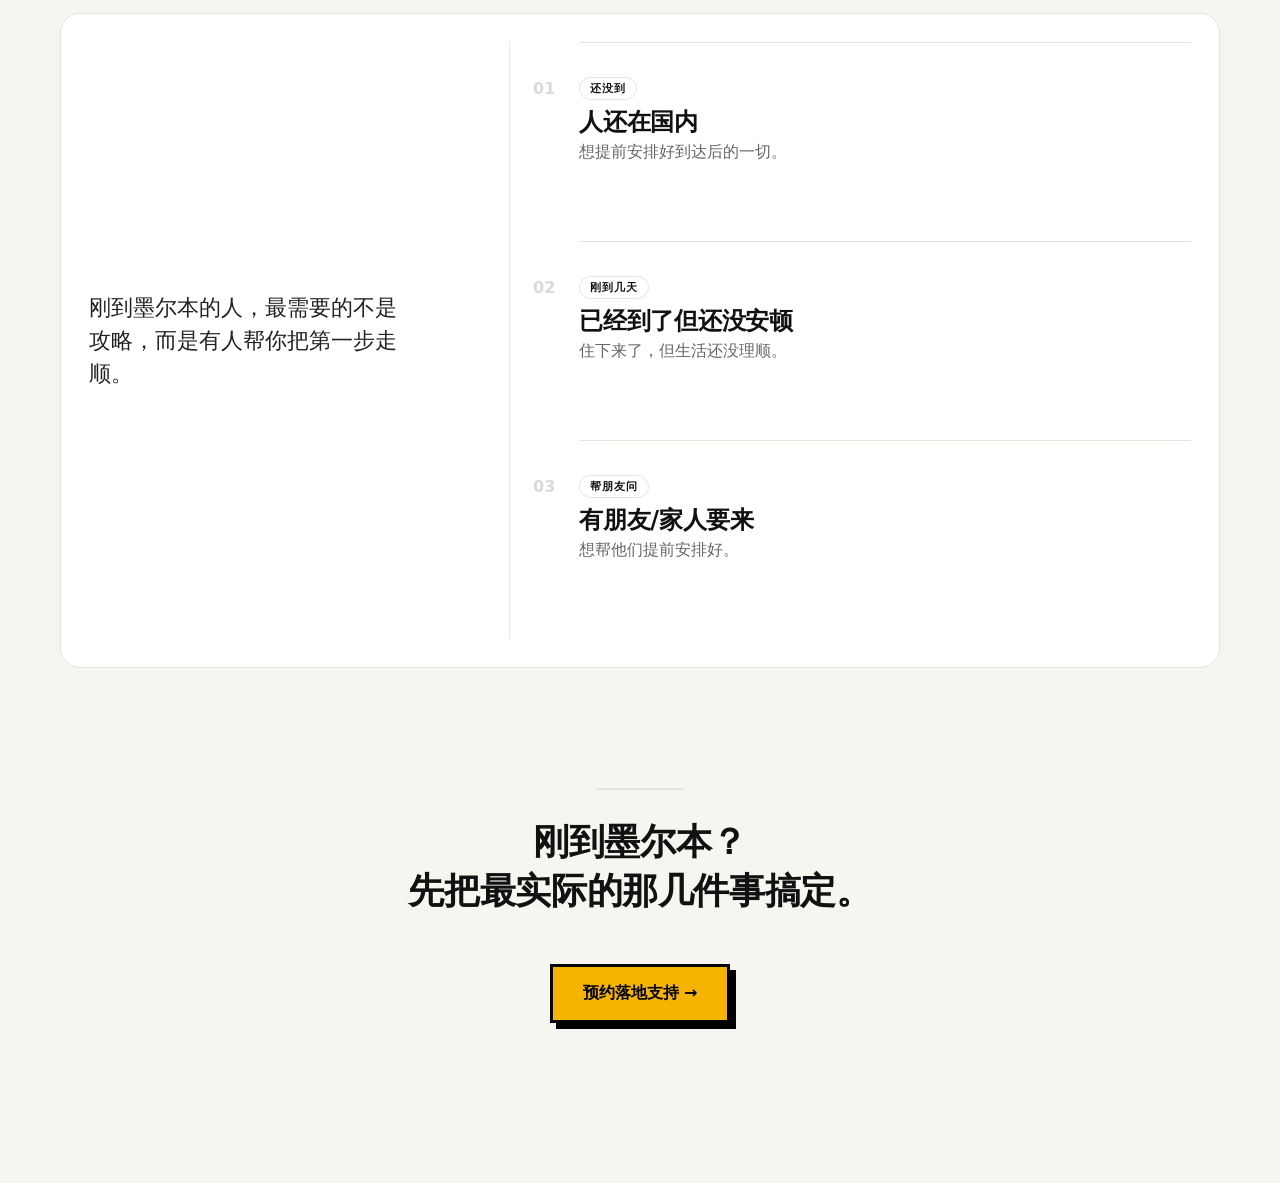
<file: test1.html>
<!doctype html>
<html lang="zh-CN">
<head>
<meta charset="UTF-8" />
<meta name="viewport" content="width=device-width, initial-scale=1.0"/>
<title>落地支持 · Melbourne Settlement</title>

<style>
:root{
  --bg: #f6f5f0;
  --panel: #ffffff;
  --ink: #111;
  --muted: #666;
  --line: #e5e3db;
  --accent: #f5c400;
}

*{margin:0;padding:0;box-sizing:border-box}

body{
  background:var(--bg);
  color:var(--ink);
  font-family: system-ui, -apple-system, BlinkMacSystemFont, sans-serif;
  overflow-x: hidden;
}

.page{ padding:40px 16px; }

/* ===== HERO ===== */
.hero {
  position: relative;
  overflow: hidden;
  padding: 88px 16px 104px;
  background: #E3EFE0;
}

.hero::before,
.hero::after {
  content: "SETTLEMENT";
  position: absolute;
  top: 50%;
  transform: translateY(-50%);
  font-size: 140px;
  font-weight: 900;
  letter-spacing: 4px;
  color: #000;
  opacity: 0.04;
  white-space: nowrap;
  pointer-events: none;
}

.hero::before { left: -260px; }
.hero::after  { right: -260px; }

.hero-inner {
  position: relative;
  z-index: 1;
  max-width: 820px;
  margin: 0 auto;
  text-align: center;
  background: #ffffff;
  padding: 48px 32px;
  border-radius: 10px;
}

.hero-title {
  font-size: 44px;
  font-weight: 800;
  line-height: 1.15;
  margin: 0 0 16px;
  color: #111;
}

.hero-title span { display: block; font-weight: 800; }

.hero-desc {
  font-size: 18px;
  max-width: 560px;
  margin: 0 auto 28px;
  color: #222;
}

.hero-cta {
  display: inline-block;
  background: #f4b400;
  color: #000;
  font-weight: 800;
  padding: 16px 30px;
  border: 3px solid #000;
  box-shadow: 6px 6px 0 #000;
  text-decoration: none;
}

.hero-cta:hover {
  transform: translate(1px, 1px);
  box-shadow: 4px 4px 0 #000;
}

.hero-note {
  margin-top: 16px;
  font-size: 14px;
  color: #444;
}

@media (max-width: 768px) {
  .hero { padding: 64px 14px 76px; }
  .hero::before, .hero::after { display: none; }
  .hero-inner { padding: 32px 18px; }
  .hero-title { font-size: 32px; }
  .hero-desc { font-size: 16px; }
}

/* ===== SECTION ===== */
.section{
  max-width:1200px;
  margin:80px auto;
  padding:0 20px;
}

.section h2{
  font-size:36px;
  margin-bottom:48px;
}

.panel{
  background:var(--panel);
  border-radius:20px;
  padding:28px;
  border:1px solid var(--line);
}

/* ========================================
   CLICKABLE TIMELINE
   ======================================== */
.tl-section {
  max-width: 1200px;
  margin: 80px auto;
  padding: 0 20px;
}

.tl-section h2 {
  font-size: 36px;
  margin-bottom: 12px;
}

.tl-section > p {
  font-size: 16px;
  color: var(--muted);
  line-height: 1.6;
  margin-bottom: 56px;
}

/* --- the horizontal axis --- */
.tl-axis {
  position: relative;
  display: flex;
  justify-content: space-between;
  align-items: flex-start;
  padding: 0;
}

/* connector line */
.tl-axis::before {
  content: "";
  position: absolute;
  top: 19px;
  left: 24px;
  right: 24px;
  height: 2px;
  background: var(--line);
  z-index: 0;
}

/* each node */
.tl-node {
  position: relative;
  z-index: 1;
  display: flex;
  flex-direction: column;
  align-items: center;
  cursor: pointer;
  flex: 1;
  transition: transform .2s ease;
}

.tl-node:hover { transform: translateY(-2px); }

/* the dot */
.tl-dot {
  width: 40px;
  height: 40px;
  border-radius: 50%;
  background: var(--panel);
  border: 3px solid var(--line);
  display: flex;
  align-items: center;
  justify-content: center;
  font-size: 13px;
  font-weight: 800;
  color: var(--muted);
  margin-bottom: 12px;
  transition: all .3s ease;
  flex-shrink: 0;
}

.tl-node.active .tl-dot {
  background: var(--ink);
  border-color: var(--ink);
  color: #fff;
  transform: scale(1.15);
  box-shadow: 0 4px 16px rgba(0,0,0,.15);
}

.tl-node-label {
  font-size: 11px;
  font-weight: 700;
  letter-spacing: .04em;
  color: var(--muted);
  text-transform: uppercase;
  margin-bottom: 4px;
  text-align: center;
  transition: color .3s ease;
}

.tl-node.active .tl-node-label { color: var(--ink); }

.tl-node-title {
  font-size: 14px;
  font-weight: 600;
  color: var(--ink);
  text-align: center;
  max-width: 120px;
  line-height: 1.3;
  transition: color .3s ease;
}

.tl-node.active .tl-node-title {
  font-weight: 800;
}

/* mobile: scroll the axis */
@media (max-width: 700px) {
  .tl-axis {
    overflow-x: auto;
    gap: 8px;
    padding-bottom: 8px;
    scrollbar-width: none;
    -webkit-overflow-scrolling: touch;
  }
  .tl-axis::-webkit-scrollbar { display: none; }
  .tl-node { min-width: 100px; flex: 0 0 auto; }
}

/* --- detail panel below axis --- */
.tl-detail {
  margin-top: 40px;
  background: var(--panel);
  border: 1px solid var(--line);
  border-radius: 16px;
  overflow: hidden;
  animation: panelIn .35s ease;
}

@keyframes panelIn {
  from { opacity: 0; transform: translateY(12px); }
  to   { opacity: 1; transform: translateY(0); }
}

.tl-detail-header {
  padding: 28px 32px 20px;
  border-bottom: 1px solid #f0efe9;
  display: flex;
  align-items: center;
  gap: 16px;
}

.tl-detail-num {
  width: 48px;
  height: 48px;
  border-radius: 14px;
  display: flex;
  align-items: center;
  justify-content: center;
  font-size: 18px;
  font-weight: 800;
  color: #fff;
  flex-shrink: 0;
}

.tl-detail-info .tl-detail-sub {
  font-size: 12px;
  font-weight: 600;
  color: var(--muted);
  letter-spacing: .04em;
  text-transform: uppercase;
}

.tl-detail-info .tl-detail-title {
  font-size: 22px;
  font-weight: 800;
}

/* services inside detail */
.tl-detail-body {
  padding: 0;
}

.tl-svc {
  padding: 24px 32px;
  border-bottom: 1px solid #f5f3ee;
  display: flex;
  gap: 20px;
  align-items: flex-start;
  transition: background .2s ease;
}

.tl-svc:last-child { border-bottom: none; }
.tl-svc:hover { background: #fdfcfa; }

.tl-svc-index {
  font-size: 32px;
  font-weight: 900;
  color: var(--line);
  line-height: 1;
  flex-shrink: 0;
  width: 44px;
  padding-top: 2px;
}

.tl-svc-content { flex: 1; }

.tl-svc-name {
  font-size: 17px;
  font-weight: 700;
  margin-bottom: 6px;
}

.tl-svc-desc {
  font-size: 14px;
  color: var(--muted);
  line-height: 1.55;
  margin-bottom: 10px;
}

.tl-chips {
  display: flex;
  flex-wrap: wrap;
  gap: 6px;
}

.tl-chips span {
  font-size: 11px;
  padding: 4px 10px;
  border-radius: 999px;
  border: 1px solid #eee9df;
  background: #faf7f2;
  color: #555;
}

@media (max-width: 600px) {
  .tl-svc { flex-direction: column; gap: 4px; }
  .tl-svc-index { font-size: 24px; }
  .tl-detail-header { padding: 20px 20px 16px; }
  .tl-svc { padding: 20px; }
}

/* ===== WHO ===== */
.section.who{ margin:120px auto; }

.who .wrap{
  display:grid;
  grid-template-columns:420px 1fr;
  gap:70px;
  position:relative;
  width:100%;
}

.who .wrap:before{
  content:"";
  position:absolute;
  left:420px;
  top:0; bottom:0;
  width:1px;
  background:#ece9e0;
}

.who .left{ display:flex; align-items:center; }

.who #leftText{
  font-size:22px;
  font-weight:500;
  line-height:1.5;
  color:#222;
  max-width:320px;
  transition:opacity .25s ease;
}

.who .item{
  position:relative;
  padding:34px 0;
  border-top:1px solid var(--line);
  transition:.35s ease;
}

.who .item:hover{ transform:translateX(4px); }

.who .num{
  position:absolute;
  left:-46px; top:36px;
  font-size:16px; font-weight:600;
  color:#000; opacity:.14;
}

.who .item .tag{
  font-size:11px; font-weight:700;
  letter-spacing:.08em;
  padding:4px 10px;
  border-radius:999px;
  border:1px solid var(--line);
  background:#fff;
  transition:.25s ease;
}

.who .item:hover .tag{
  border-color:var(--accent);
  background:#f5c40012;
}

.who .item h3{
  margin:10px 0 4px;
  font-size:24px; font-weight:700;
  letter-spacing:-0.01em;
}

.who .lead{ color:var(--muted); margin-bottom:12px; }

.who .chips{
  display:flex; flex-wrap:wrap; gap:10px;
  opacity:0; transform:translateY(6px);
  transition:.35s ease;
}

.who .chips span{
  font-size:13px; padding:6px 12px;
  border-radius:999px;
  border:1px solid #eee9df;
  background:#ffffffaa; color:#333;
}

.who .item:hover .chips{ opacity:1; transform:none; }

@media(max-width:900px){
  .who .wrap{ grid-template-columns:1fr; gap:40px; }
  .who .wrap:before{display:none}
  .who .num{display:none}
}

.section + .section.who{ margin-top:-40px; }

/* ===== CTA ===== */
.section.cta-minimal{ text-align:center; margin:120px auto; }

.cta-divider{
  width:88px; height:2px;
  background:var(--line);
  margin:0 auto 28px;
}

.cta-title{
  font-size:36px; font-weight:800;
  margin:0 0 28px;
  letter-spacing:-0.01em;
}

@media(max-width:768px){ .cta-title{ font-size:26px; } }

.cta-btn{
  display:inline-block;
  background:#f4b400; color:#000;
  font-weight:800; padding:16px 30px;
  border:3px solid #000;
  box-shadow:6px 6px 0 #000;
  text-decoration:none;
}

.cta-btn:hover{
  transform:translate(1px,1px);
  box-shadow:4px 4px 0 #000;
}
</style>
</head>

<body data-page="landing">

<main class="page">

<!-- HERO -->
<section class="hero">
  <div class="hero-inner">
    <h1 class="hero-title">
      落地支持<br>
      <span>刚到墨尔本，先把生活理顺</span>
    </h1>
    <p class="hero-desc">
      事情不难，但一多就乱。我们帮你把最开始那几天安排好。
    </p>
    <a href="../book.html" class="hero-cta">预约落地支持 →</a>
    <p class="hero-note">生活采购 · 接机安排 · 入住准备</p>
  </div>
</section>


<!-- CLICKABLE TIMELINE -->
<section class="tl-section">
  <h2>按你的节奏，一步步来</h2>
  <p>点击下面的节点，查看每个阶段我们能帮你做什么。</p>

  <!-- axis with nodes -->
  <div class="tl-axis" id="tlAxis">

    <div class="tl-node active" data-phase="0">
      <div class="tl-dot">01</div>
      <div class="tl-node-label">到达当天</div>
      <div class="tl-node-title">落地第一件事</div>
    </div>

    <div class="tl-node" data-phase="1">
      <div class="tl-dot">02</div>
      <div class="tl-node-label">第一周</div>
      <div class="tl-node-title">把基础搞定</div>
    </div>

    <div class="tl-node" data-phase="2">
      <div class="tl-dot">03</div>
      <div class="tl-node-label">前两周</div>
      <div class="tl-node-title">生活上轨道</div>
    </div>

  </div>

  <!-- detail panel (rendered by JS) -->
  <div id="tlDetail"></div>
</section>


<!-- WHO -->
<section class="section">
<h2>这适合谁</h2>
</section>

<section class="section who">
<div class="panel">
<div class="wrap">

<div class="left">
<p id="leftText">
刚到墨尔本的人，最需要的不是攻略，而是有人帮你把第一步走顺。
</p>
</div>

<div class="right">

<div class="item">
<span class="num">01</span>
<span class="tag">还没到</span>
<h3>人还在国内</h3>
<p class="lead">想提前安排好到达后的一切。</p>
<div class="chips">
<span>接机预约</span>
<span>物资提前准备</span>
<span>到了就能住</span>
</div>
</div>

<div class="item">
<span class="num">02</span>
<span class="tag">刚到几天</span>
<h3>已经到了但还没安顿</h3>
<p class="lead">住下来了，但生活还没理顺。</p>
<div class="chips">
<span>还没办银行卡</span>
<span>家里什么都缺</span>
<span>不知道去哪买东西</span>
</div>
</div>

<div class="item">
<span class="num">03</span>
<span class="tag">帮朋友问</span>
<h3>有朋友/家人要来</h3>
<p class="lead">想帮他们提前安排好。</p>
<div class="chips">
<span>代为预约</span>
<span>提前沟通需求</span>
<span>到了就有人接</span>
</div>
</div>

</div>
</div>
</div>
</section>


<!-- CTA -->
<section class="section cta-minimal">
<div class="cta-divider"></div>
<h2 class="cta-title">
刚到墨尔本？<br>先把最实际的那几件事搞定。
</h2>
<a href="../book.html" class="cta-btn">预约落地支持 →</a>
</section>

</main>

<script>
// ===== TIMELINE DATA =====
const phases = [
  {
    num: '01',
    sub: '到达当天',
    title: '落地第一件事',
    color: '#C4805A',
    services: [
      {
        name: '机场接送',
        desc: '航班到达后在机场等你，直接送到住处。长途飞行之后不用再研究交通。',
        chips: ['Tullamarine 接机', '大件行李', '灵活时间']
      },
      {
        name: '电话卡办理',
        desc: '根据你的用量推荐运营商，到店办理或提前准备好，落地就有网络。',
        chips: ['Optus / Vodafone / Telstra', '套餐对比', '即时激活']
      },
      {
        name: '应急物资准备',
        desc: '到住处前帮你备好床品、毛巾、基本洗漱用品，当晚就能休息。',
        chips: ['床品套装', '洗漱用品', '当天可用']
      }
    ]
  },
  {
    num: '02',
    sub: '第一周',
    title: '把基础搞定',
    color: '#7A8B6F',
    services: [
      {
        name: '银行开户',
        desc: '陪同到银行开户，全程帮你沟通，把卡和网银都设置好。',
        chips: ['ANZ / CommBank / NAB', '现场陪同', '网银设置']
      },
      {
        name: 'Myki 交通卡',
        desc: '办卡、充值、教你怎么坐车，日常出行不再迷路。',
        chips: ['办卡充值', '路线规划', '常用线路']
      },
      {
        name: '家具采购与配送',
        desc: '帮你采购、配送、组装。从床垫到餐桌，不用自己一件件搬。',
        chips: ['IKEA / Kmart', '二手家具', '配送上门', '组装']
      }
    ]
  },
  {
    num: '03',
    sub: '前两周',
    title: '生活上轨道',
    color: '#5C7A9B',
    services: [
      {
        name: 'WiFi 网络安装',
        desc: '帮你对比运营商、预约安装，不用自己打英文客服电话。',
        chips: ['NBN 对比', '预约安装', '中文沟通']
      },
      {
        name: '日用品与厨具',
        desc: '超市带逛或按清单代购，厨具、调料、清洁用品一趟搞定。',
        chips: ['Woolworths / Coles', '亚洲超市', '清单代购']
      },
      {
        name: '周边环境熟悉',
        desc: '带你认识附近超市、车站、药房、餐厅，建立日常生活半径。',
        chips: ['步行范围', '公共交通', '生活配套']
      }
    ]
  }
];

// ===== RENDER =====
const detailEl = document.getElementById('tlDetail');
const nodes = document.querySelectorAll('.tl-node');

function renderPhase(idx) {
  const p = phases[idx];
  const svcs = p.services.map((s, i) => `
    <div class="tl-svc">
      <div class="tl-svc-index">${String(i + 1).padStart(2, '0')}</div>
      <div class="tl-svc-content">
        <div class="tl-svc-name">${s.name}</div>
        <div class="tl-svc-desc">${s.desc}</div>
        <div class="tl-chips">${s.chips.map(c => `<span>${c}</span>`).join('')}</div>
      </div>
    </div>
  `).join('');

  detailEl.innerHTML = `
    <div class="tl-detail">
      <div class="tl-detail-header">
        <div class="tl-detail-num" style="background:${p.color}">${p.num}</div>
        <div class="tl-detail-info">
          <div class="tl-detail-sub">${p.sub}</div>
          <div class="tl-detail-title">${p.title}</div>
        </div>
      </div>
      <div class="tl-detail-body">${svcs}</div>
    </div>
  `;
}

function setActive(idx) {
  nodes.forEach(n => n.classList.remove('active'));
  nodes[idx].classList.add('active');
  renderPhase(idx);
}

nodes.forEach(node => {
  node.addEventListener('click', () => {
    setActive(Number(node.dataset.phase));
  });
});

// show first phase by default
renderPhase(0);


// ===== WHO HOVER =====
const items = document.querySelectorAll('.who .item');
const leftText = document.getElementById('leftText');
const defaultText = leftText?.textContent;

const hoverTexts = [
  '不用到了再慌，提前安排好，落地就是新生活的开始。',
  '一件一件来，先把最急的搞定，剩下的慢慢理。',
  '你帮他们迈出第一步，我们帮你把细节处理好。'
];

items.forEach((item, i) => {
  item.addEventListener('mouseenter', () => {
    if (leftText) {
      leftText.style.opacity = '0';
      setTimeout(() => {
        leftText.textContent = hoverTexts[i] || defaultText;
        leftText.style.opacity = '1';
      }, 200);
    }
  });
  item.addEventListener('mouseleave', () => {
    if (leftText) {
      leftText.style.opacity = '0';
      setTimeout(() => {
        leftText.textContent = defaultText;
        leftText.style.opacity = '1';
      }, 200);
    }
  });
});
</script>

</body>
</html>
</file>
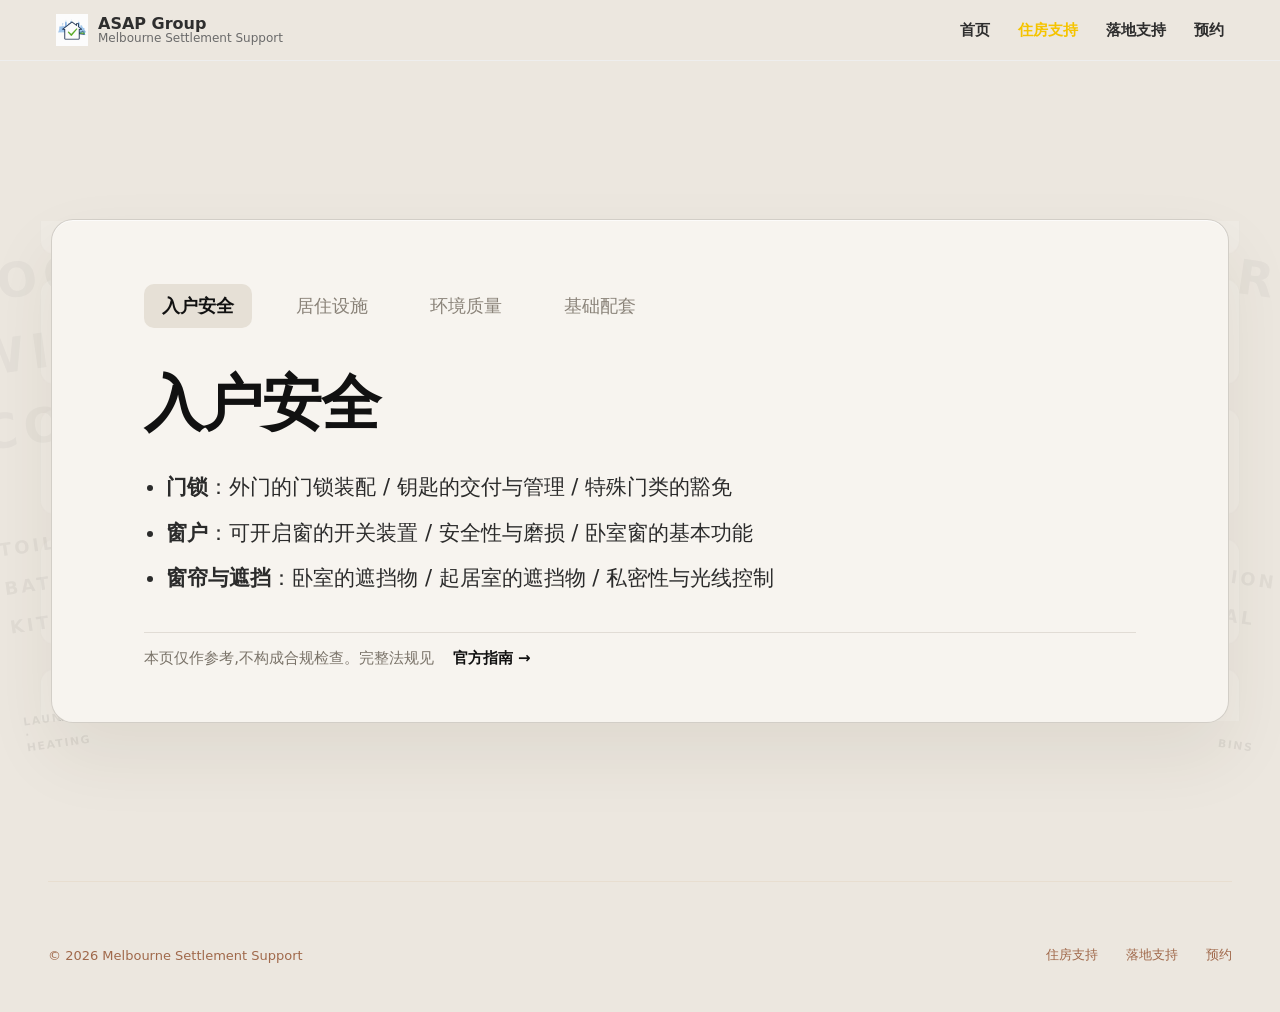
<file: rent/minimum-standards.html>
<!doctype html>
<html lang="zh-CN">
<head>
<meta charset="UTF-8" />
<meta name="viewport" content="width=device-width, initial-scale=1.0"/>
<title>最低标准检查 · RentScope</title>

<link rel="stylesheet" href="../css/base.css">
<link rel="stylesheet" href="../css/header.css">
<link rel="stylesheet" href="../css/pages/minimum.css">
<link rel="stylesheet" href="../css/footer.css">

</head>

<body data-page="minimum">

<div id="header-placeholder"></div>

<main class="page">

<section class="ms-stage">

  <div class="ms-typeFog">

    <div class="ms-typeCol left">
      <div class="ms-typeBlock">
        <div class="ms-typeBig">LOCKS</div>
        <div class="ms-typeBig">WINDOWS</div>
        <div class="ms-typeBig">COVERINGS</div>
      </div>

      <div class="ms-typeBlock">
        <div class="ms-typeMid">TOILETS</div>
        <div class="ms-typeMid">BATHROOM</div>
        <div class="ms-typeMid">KITCHEN</div>
      </div>

      <div class="ms-typeBlock">
        <div class="ms-typeTiny">LAUNDRY · HEATING</div>
      </div>
    </div>

    <div class="ms-typeCol right">
      <div class="ms-typeBlock">
        <div class="ms-typeBig">STRUCTURE</div>
        <div class="ms-typeBig">MOULD</div>
        <div class="ms-typeBig">LIGHTING</div>
      </div>

      <div class="ms-typeBlock">
        <div class="ms-typeMid">VENTILATION</div>
        <div class="ms-typeMid">ELECTRICAL</div>
      </div>

      <div class="ms-typeBlock">
        <div class="ms-typeTiny">BINS</div>
      </div>
    </div>

  </div>


  <div class="ms-wall">
    <div class="ms-lanes" id="lanes"></div>
  </div>

  <div class="ms-center">
    <div class="ms-panel">

      <div class="ms-switchRow">
        <div class="ms-switch active" data-key="entry">入户安全</div>
        <div class="ms-switch" data-key="living">居住设施</div>
        <div class="ms-switch" data-key="environment">环境质量</div>
        <div class="ms-switch" data-key="support">基础配套</div>
      </div>

      <div class="ms-titleMain" id="title"></div>
      <ul class="ms-signals" id="signals"></ul>

      <div class="ms-foot">
        本页仅作参考,不构成合规检查。完整法规见
        <a href="https://www.consumer.vic.gov.au/housing/renting/repairs-alterations-safety-and-pets/minimum-standards/checklist-rental-properties-minimum-standards" target="_blank" rel="noopener noreferrer">官方指南 →</a>
      </div>

    </div>
  </div>

</section>

</main>

<div id="footer-placeholder"></div>

<script>

const PANEL_DATA = {
  entry: {
    title: "入户安全",
    items: [
      { name: "门锁", points: ["外门的门锁装配", "钥匙的交付与管理", "特殊门类的豁免"] },
      { name: "窗户", points: ["可开启窗的开关装置", "安全性与磨损", "卧室窗的基本功能"] },
      { name: "窗帘与遮挡", points: ["卧室的遮挡物", "起居室的遮挡物", "私密性与光线控制"] }
    ]
  },
  living: {
    title: "居住设施",
    items: [
      { name: "厕所", points: ["排污系统接入", "冲水功能", "私密性与位置"] },
      { name: "浴室", points: ["淋浴或浴缸", "洗手盆", "冷热水供应"] },
      { name: "厨房", points: ["水槽与排水", "炉灶数量", "基本烹饪功能"] },
      { name: "洗衣", points: ["冷热水接入", "洗衣机位", "排水出口"] },
      { name: "供暖", points: ["固定供暖设备", "主起居区域位置", "能效与运行状态"] }
    ]
  },
  environment: {
    title: "环境质量",
    items: [
      { name: "结构", points: ["地板完好度", "墙体稳定性", "屋顶与吊顶"] },
      { name: "防潮与霉变", points: ["墙面可见痕迹", "天花板水渍", "浴室与湿区霉斑"] },
      { name: "照明", points: ["自然采光", "人工照明", "每个房间的照度"] },
      { name: "通风", points: ["建筑规范通风", "湿区排气", "空气流动"] }
    ]
  },
  support: {
    title: "基础配套",
    items: [
      { name: "电力", points: ["配电箱漏电保护", "基本电路功能", "插座与开关"] },
      { name: "垃圾处理", points: ["带盖垃圾桶", "可回收桶", "合规的垃圾位"] }
    ]
  }
};

const CARD_ITEMS = [
  { category: "entry", name: "门锁", desc: "门锁与钥匙" },
  { category: "entry", name: "窗户", desc: "开关与功能" },
  { category: "entry", name: "窗帘与遮挡", desc: "私密与遮光" },
  { category: "living", name: "厕所", desc: "排污与冲水" },
  { category: "living", name: "浴室", desc: "洗浴与冷热水" },
  { category: "living", name: "厨房", desc: "水槽与炉灶" },
  { category: "living", name: "洗衣", desc: "接水与排水" },
  { category: "living", name: "供暖", desc: "固定设备" },
  { category: "environment", name: "结构", desc: "墙地顶状态" },
  { category: "environment", name: "防潮与霉变", desc: "水渍与霉斑" },
  { category: "environment", name: "照明", desc: "采光与照度" },
  { category: "environment", name: "通风", desc: "排气与流动" },
  { category: "support", name: "电力", desc: "漏保与回路" },
  { category: "support", name: "垃圾处理", desc: "垃圾与回收" }
];

function card(item) {
  return `<div class="ms-card" data-category="${item.category}" data-item="${item.name}">
<div class="ms-tag">${PANEL_DATA[item.category].title}</div>
<div class="ms-ctitle">${item.name}</div>
<div class="ms-cdesc">${item.desc}</div>
</div>`;
}

const lanesEl = document.getElementById("lanes");
const title = document.getElementById("title");
const signals = document.getElementById("signals");
const switches = document.querySelectorAll(".ms-switch");
const inners = [];
const pos = [];

for (let i = 0; i < 5; i++) {
  const lane = document.createElement("div");
  lane.className = "ms-lane";
  const inner = document.createElement("div");
  inner.className = "ms-inner";

  let html = "";
  for (let j = 0; j < CARD_ITEMS.length; j++) {
    html += card(CARD_ITEMS[(j + i) % CARD_ITEMS.length]);
  }
  html += html;

  inner.innerHTML = html;
  lane.appendChild(inner);
  lanesEl.appendChild(lane);

  inners.push(inner);
  pos.push(i % 2 ? -200 : -60);
}

const heights = inners.map(el => el.offsetHeight / 2);

function animate() {
  for (let i = 0; i < inners.length; i++) {
    const dir = i % 2 ? 1 : -1;
    pos[i] += dir * 0.18;
    if (pos[i] > 0) pos[i] = -heights[i];
    if (pos[i] < -heights[i]) pos[i] = 0;
    inners[i].style.transform = `translate3d(0,${pos[i]}px,0)`;
  }
  requestAnimationFrame(animate);
}
animate();

lanesEl.style.pointerEvents = "auto";

function render(key) {
  const current = PANEL_DATA[key];
  title.textContent = current.title;
  signals.innerHTML = current.items
    .map(item => `<li><strong>${item.name}</strong>：${item.points.join(" / ")}</li>`)
    .join("");
}

function setActiveCategory(key) {
  switches.forEach(btn => btn.classList.toggle("active", btn.dataset.key === key));
  render(key);
}

setActiveCategory("entry");

switches.forEach(btn => {
  btn.onclick = () => {
    setActiveCategory(btn.dataset.key);
  };
});

document.querySelectorAll(".ms-card").forEach(cardEl => {
  cardEl.style.pointerEvents = "auto";
  cardEl.tabIndex = 0;
  cardEl.addEventListener("click", () => setActiveCategory(cardEl.dataset.category));
  cardEl.addEventListener("keydown", e => {
    if (e.key === "Enter" || e.key === " ") {
      e.preventDefault();
      setActiveCategory(cardEl.dataset.category);
    }
  });
});

</script>
<script src="../js/header.js"></script>
<script src="../js/footer.js"></script>

</body>
</html>
</file>
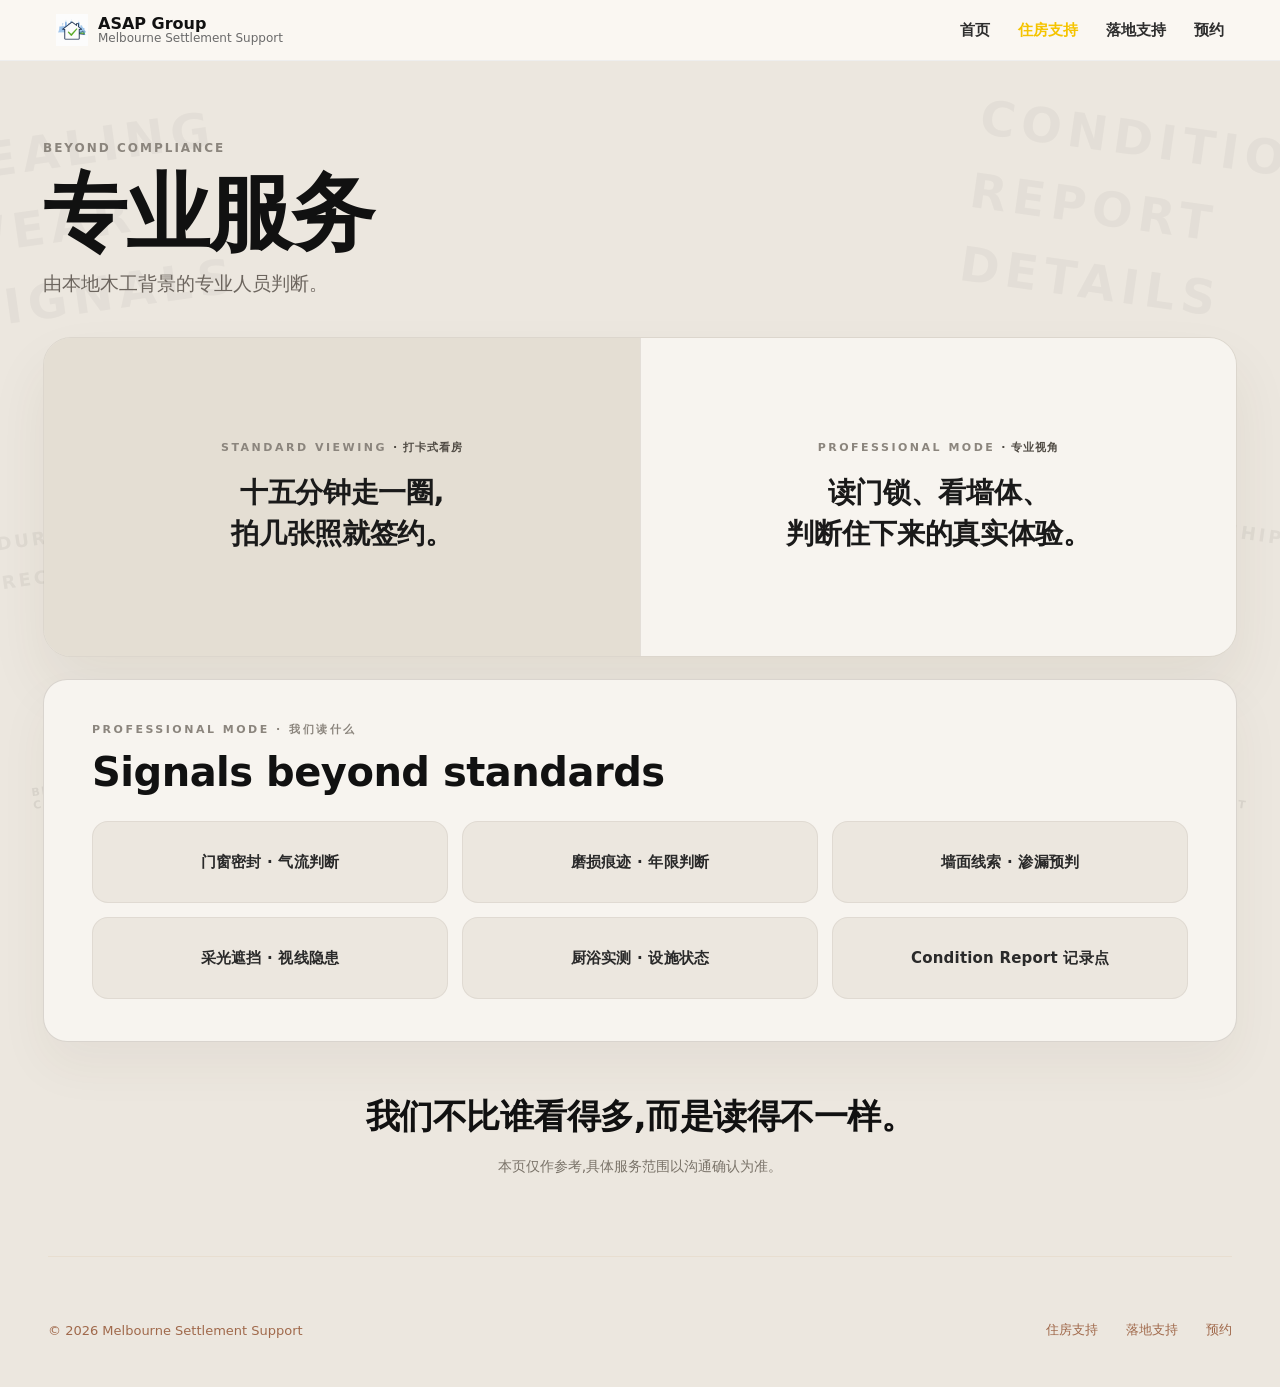
<file: rent/professional-service.html>
<!doctype html>
<html lang="zh-CN">
<head>
<meta charset="UTF-8" />
<meta name="viewport" content="width=device-width, initial-scale=1.0"/>
<title>专业服务 · RentScope</title>

<link rel="stylesheet" href="../css/base.css">
<link rel="stylesheet" href="../css/header.css">
<link rel="stylesheet" href="../css/footer.css">

<style>

/* =====================================
   PROFESSIONAL SERVICE PAGE
===================================== */

body[data-page="professional"]{
background:#ECE7DF;
color:#111;
}

.pro-page{
min-height:100vh;
max-width:1250px;
margin:0 auto;
padding:80px 28px;
display:flex;
flex-direction:column;
justify-content:space-between;
gap:40px;
position:relative;
}

/* =====================================
   SIDE TYPOGRAPHY (静态水印)
===================================== */

.pro-typeFog{
position:fixed;
inset:0;
pointer-events:none;
z-index:0;

--stage-w:1250px;
--sideW:max(0px, calc((100vw - var(--stage-w)) / 2));
}

.pro-typeCol{
position:absolute;
top:0;
bottom:0;
width:var(--sideW);
padding:140px 0 80px 0;
display:flex;
flex-direction:column;
justify-content:space-between;
}

.pro-typeCol.left{
left:-80px;
align-items:flex-start;
transform:rotate(-8deg);
transform-origin:left top;
}

.pro-typeCol.right{
right:-80px;
align-items:flex-end;
transform:rotate(8deg);
transform-origin:right top;
}

.pro-typeBlock{
display:flex;
flex-direction:column;
gap:18px;
}

.pro-typeBig{
font-size:clamp(48px,3vw,70px);
font-weight:900;
letter-spacing:6px;
text-transform:uppercase;
color:rgba(0,0,0,.035);
}

.pro-typeMid{
font-size:clamp(18px,1.4vw,24px);
font-weight:800;
letter-spacing:3px;
text-transform:uppercase;
color:rgba(0,0,0,.05);
}

.pro-typeTiny{
font-size:11px;
font-weight:800;
letter-spacing:1.5px;
text-transform:uppercase;
color:rgba(0,0,0,.07);
}

/* =====================================
   HERO TITLE BLOCK
===================================== */

.pro-heroBlock{
position:relative;
z-index:2;
}

.pro-heroSmall{
font-size:12px;
letter-spacing:2px;
color:#8B857D;
margin-bottom:14px;
font-weight:700;
}

.pro-heroTitle{
font-size:84px;
font-weight:700;
letter-spacing:-1.5px;
margin:0 0 14px;
line-height:1.05;
color:#111;
}

.pro-heroSub{
font-size:19px;
color:#6C655E;
}

/* =====================================
   MASTER STAGE
===================================== */

.pro-stage{
display:flex;
flex-direction:column;
gap:22px;
position:relative;
z-index:2;
}

/* =====================================
   SPLIT HERO (对比大横条)
===================================== */

.pro-splitHero{
height:320px;
display:grid;
grid-template-columns:1fr 1fr;
border-radius:28px;
overflow:hidden;
box-shadow:0 30px 60px rgba(70,50,30,.07);
border:1px solid rgba(80,70,55,.10);
}

.pro-splitLeft{
background:#E4DED3;
display:flex;
align-items:center;
justify-content:center;
text-align:center;
padding:60px;
}

.pro-splitRight{
background:#F7F4EF;
display:flex;
align-items:center;
justify-content:center;
text-align:center;
padding:60px;
border-left:1px solid rgba(80,70,55,.12);
}

.pro-splitLabel{
font-size:11px;
letter-spacing:2.5px;
color:#8B857D;
margin-bottom:18px;
font-weight:700;
}

.pro-splitLabel .zh{
color:#4f4a43;
margin-left:6px;
letter-spacing:1px;
}

.pro-splitText{
font-size:28px;
font-weight:700;
line-height:1.45;
max-width:400px;
letter-spacing:-.3px;
color:#1a1a1a;
}

/* =====================================
   SIGNALS PANEL
===================================== */

.pro-panel{
background:#F7F4EF;
border-radius:24px;
border:1px solid rgba(80,70,55,.18);
padding:42px 48px;
box-shadow:0 24px 50px rgba(70,50,30,.05);
}

.pro-tag{
font-size:11px;
letter-spacing:2.5px;
color:#8B857D;
margin-bottom:12px;
font-weight:700;
}

.pro-title{
font-size:40px;
font-weight:700;
margin:0 0 26px;
letter-spacing:-.5px;
color:#111;
}

.pro-grid{
display:grid;
grid-template-columns:repeat(3,1fr);
gap:14px;
}

.pro-item{
height:82px;
background:#ECE7DF;
border:1px solid rgba(80,70,55,.08);
border-radius:16px;
display:flex;
align-items:center;
justify-content:center;
font-size:15px;
font-weight:600;
color:#2a2a2a;
text-align:center;
padding:0 16px;
letter-spacing:.2px;
}

/* =====================================
   CLOSING
===================================== */

.pro-closing{
text-align:center;
position:relative;
z-index:2;
padding-top:12px;
}

.pro-closingText{
font-size:34px;
font-weight:700;
letter-spacing:-.5px;
color:#111;
margin-bottom:18px;
}

.pro-closingFoot{
font-size:14px;
color:#7a7369;
}

/* =====================================
   RESPONSIVE
===================================== */

@media(max-width:900px){

.pro-heroTitle{font-size:48px;}
.pro-heroSub{font-size:16px;}

.pro-splitHero{
grid-template-columns:1fr;
height:auto;
}

.pro-splitRight{
border-left:none;
border-top:1px solid rgba(80,70,55,.12);
}

.pro-splitText{font-size:20px;}

.pro-panel{padding:28px 24px;}
.pro-title{font-size:28px;}

.pro-grid{
grid-template-columns:1fr;
}

.pro-closingText{font-size:22px;}

.pro-typeFog{display:none;}

}

</style>

</head>

<body data-page="professional">

<div id="header-placeholder"></div>

<!-- SIDE TYPOGRAPHY -->
<div class="pro-typeFog">

  <div class="pro-typeCol left">
    <div class="pro-typeBlock">
      <div class="pro-typeBig">SEALING</div>
      <div class="pro-typeBig">WEAR</div>
      <div class="pro-typeBig">SIGNALS</div>
    </div>
    <div class="pro-typeBlock">
      <div class="pro-typeMid">DURABILITY</div>
      <div class="pro-typeMid">RECORD</div>
    </div>
    <div class="pro-typeBlock">
      <div class="pro-typeTiny">BEYOND COMPLIANCE</div>
    </div>
  </div>

  <div class="pro-typeCol right">
    <div class="pro-typeBlock">
      <div class="pro-typeBig">CONDITION</div>
      <div class="pro-typeBig">REPORT</div>
      <div class="pro-typeBig">DETAILS</div>
    </div>
    <div class="pro-typeBlock">
      <div class="pro-typeMid">CRAFTSMANSHIP</div>
      <div class="pro-typeMid">INSIGHT</div>
    </div>
    <div class="pro-typeBlock">
      <div class="pro-typeTiny">READ · NOT INSPECT</div>
    </div>
  </div>

</div>

<main class="pro-page">

<!-- HERO TITLE -->
<div class="pro-heroBlock">
<div class="pro-heroSmall">BEYOND COMPLIANCE</div>
<h1 class="pro-heroTitle">专业服务</h1>
<div class="pro-heroSub">由本地木工背景的专业人员判断。</div>
</div>

<!-- MASTER STAGE -->
<div class="pro-stage">

  <!-- SPLIT HERO -->
  <div class="pro-splitHero">

    <div class="pro-splitLeft">
      <div>
        <div class="pro-splitLabel">STANDARD VIEWING<span class="zh">· 打卡式看房</span></div>
        <div class="pro-splitText">
          十五分钟走一圈,<br>
          拍几张照就签约。
        </div>
      </div>
    </div>

    <div class="pro-splitRight">
      <div>
        <div class="pro-splitLabel">PROFESSIONAL MODE<span class="zh">· 专业视角</span></div>
        <div class="pro-splitText">
          读门锁、看墙体、<br>
          判断住下来的真实体验。
        </div>
      </div>
    </div>

  </div>

  <!-- SIGNALS PANEL -->
  <div class="pro-panel">
    <div class="pro-tag">PROFESSIONAL MODE · 我们读什么</div>
    <h2 class="pro-title">Signals beyond standards</h2>

    <div class="pro-grid">
      <div class="pro-item">门窗密封 · 气流判断</div>
      <div class="pro-item">磨损痕迹 · 年限判断</div>
      <div class="pro-item">墙面线索 · 渗漏预判</div>
      <div class="pro-item">采光遮挡 · 视线隐患</div>
      <div class="pro-item">厨浴实测 · 设施状态</div>
      <div class="pro-item">Condition Report 记录点</div>
    </div>
  </div>

</div>

<!-- CLOSING -->
<div class="pro-closing">
  <div class="pro-closingText">
    我们不比谁看得多,而是读得不一样。
  </div>
  <div class="pro-closingFoot">
    本页仅作参考,具体服务范围以沟通确认为准。
  </div>
</div>

</main>

<div id="footer-placeholder"></div>

<script src="../js/header.js"></script>
<script src="../js/footer.js"></script>

</body>
</html>
</file>
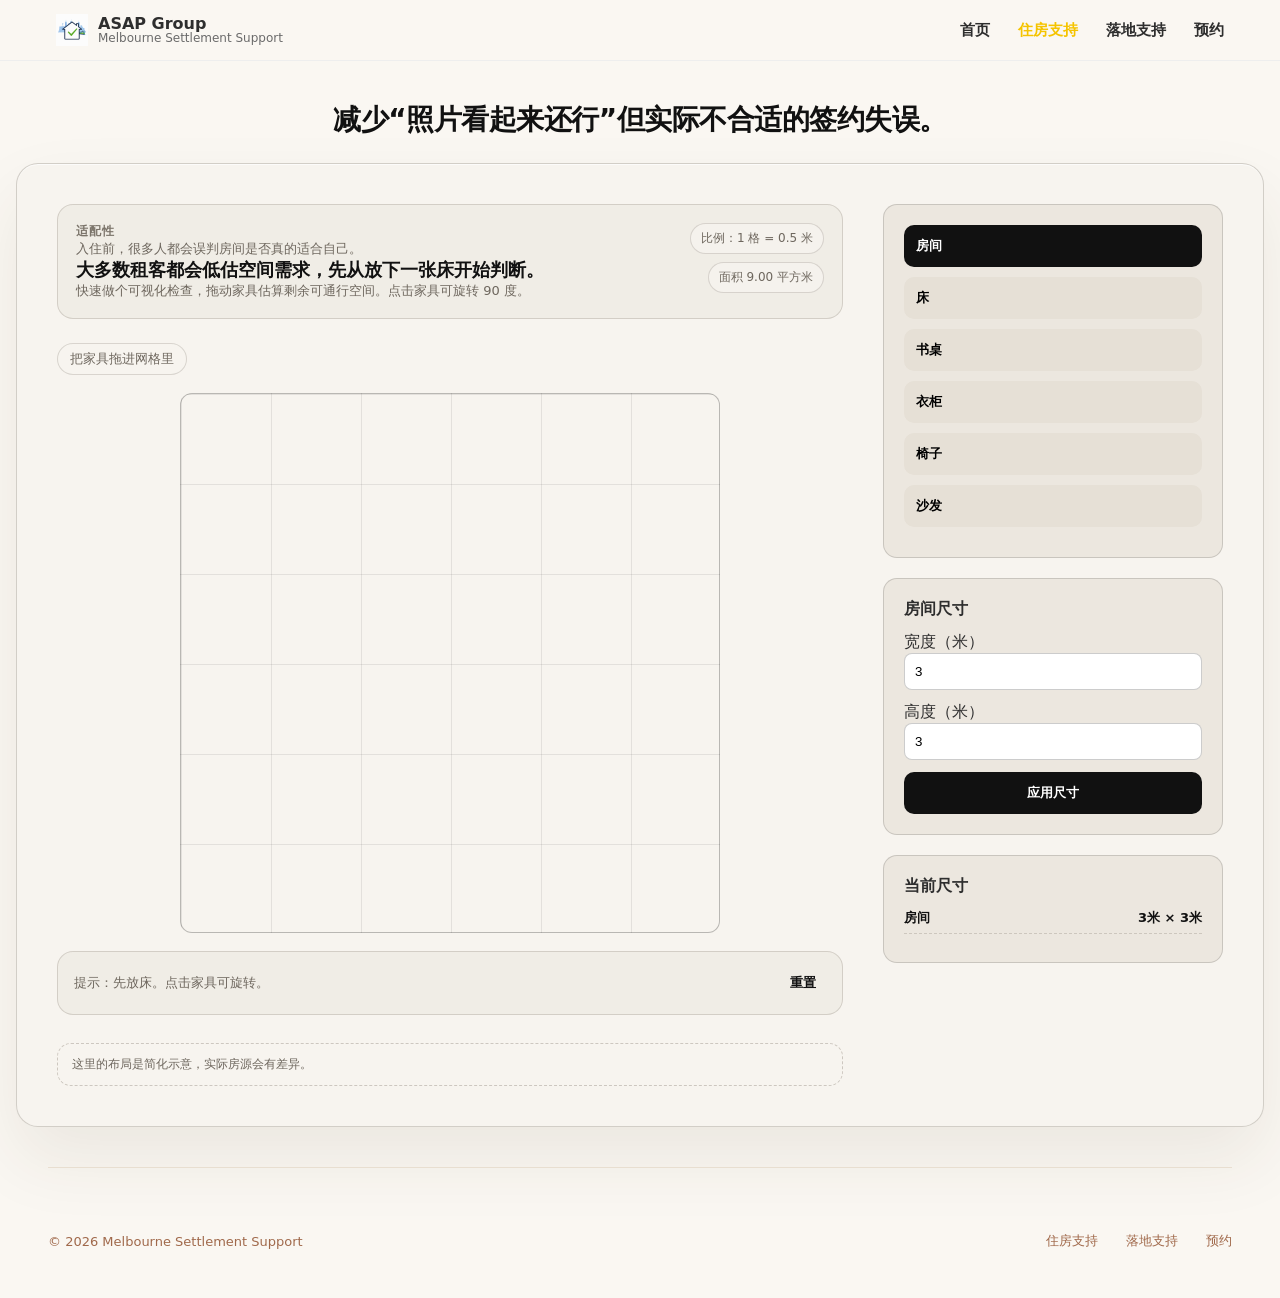
<file: rent/room-suitability.html>
<!doctype html>
<html lang="zh-CN">
<head>
<meta charset="UTF-8" />
<meta name="viewport" content="width=device-width, initial-scale=1.0"/>
<title>房间适配性 · RentScope</title>

<link rel="stylesheet" href="../css/base.css">
<link rel="stylesheet" href="../css/header.css">
<link rel="stylesheet" href="../css/pages/room.css">
<link rel="stylesheet" href="../css/footer.css">

<style>
/* page-local additions for the multi-instance furniture tool */

/* hide the always-on rotate hint pseudo element from the global stylesheet */
.block::after{content:none !important;}
.block:hover::after{transform:none;}

/* always-on width/height transition so rapid rotations don't race a setTimeout */
.block{transition:width .2s ease, height .2s ease;}
.block.dragging{transition:none;}

.block.selected{
outline:2px solid #c47a4a;
outline-offset:1px;
z-index:5;
}

.block .label{
pointer-events:none;
}

.block .tools{
position:absolute;
top:-14px;
right:-14px;
display:none;
gap:4px;
z-index:10;
}

.block.selected .tools{display:flex;}

.toolBtn{
width:28px;
height:28px;
border-radius:50%;
border:1px solid rgba(80,70,55,.25);
background:#fff;
box-shadow:0 2px 6px rgba(0,0,0,.15);
cursor:pointer;
font-size:14px;
font-weight:700;
color:#3a342c;
display:flex;
align-items:center;
justify-content:center;
padding:0;
line-height:1;
transition:transform .15s ease, background .15s ease, color .15s ease;
}

.toolBtn:hover{
transform:scale(1.12);
background:#fffaf3;
color:#c47a4a;
}

.editPanel .editorTop{
display:flex;
justify-content:space-between;
align-items:center;
margin-bottom:12px;
}

.editPanel .editorTop .title{
margin-bottom:0;
}

.editPanel .closeBtn{
border:none;
background:transparent;
font-size:18px;
font-weight:700;
cursor:pointer;
color:#6e675e;
padding:2px 8px;
line-height:1;
border-radius:6px;
}

.editPanel .closeBtn:hover{
color:#111;
background:rgba(0,0,0,.06);
}

.summaryItem.room{
font-weight:700;
color:#111;
border-bottom:1px dashed rgba(80,70,55,.2);
padding-bottom:6px;
margin-bottom:8px;
}
</style>

</head>

<body data-page="room">

<div id="header-placeholder"></div>

<main class="page">

<div class="heroGoal">
减少“照片看起来还行”但实际不合适的签约失误。
</div>

<div class="panel">
<div class="layout">

<div class="left">

<div class="headRow">
<div>
<div class="kicker">适配性</div>
<div class="frame">入住前，很多人都会误判房间是否真的适合自己。</div>
<div class="lead">大多数租客都会低估空间需求，先从放下一张床开始判断。</div>
<div class="sub">快速做个可视化检查，拖动家具估算剩余可通行空间。点击家具可旋转 90 度。</div>
</div>
<div class="miniMeta">
<div class="pill">比例：1 格 = 0.5 米</div>
<div class="pill" id="metaArea">面积 —</div>
</div>
</div>

<div class="scale">把家具拖进网格里</div>

<div class="gridWrap">
<div id="grid" class="grid"></div>
</div>

<div class="hintRow">
<div class="hint">提示：先放床。点击家具可旋转。</div>
<button class="ghostBtn" id="resetBtn">重置</button>
</div>

<div class="boundary">
这里的布局是简化示意，实际房源会有差异。
</div>

</div>

<div class="rightPanel">

<div class="listPanel">
<button data-key="room" class="sectionBtn active">房间</button>
<button data-key="bed" class="sectionBtn">床</button>
<button data-key="desk" class="sectionBtn">书桌</button>
<button data-key="wardrobe" class="sectionBtn">衣柜</button>
<button data-key="chair" class="sectionBtn">椅子</button>
<button data-key="sofa" class="sectionBtn">沙发</button>
</div>

<div id="editorPanel" class="editPanel"></div>

<div class="summaryPanel">
<div class="title">当前尺寸</div>
<div id="summaryList"></div>
</div>

</div>
</div>
</div>

</main>

<div id="footer-placeholder"></div>

<script>
const SCALE_M=0.5;
const CELL_PX=90;
const CLICK_DISTANCE_THRESHOLD=6;
const SHAKE_ANIMATION_MS=300;

const grid=document.getElementById("grid");
const editorPanel=document.getElementById("editorPanel");
const summaryList=document.getElementById("summaryList");
const metaArea=document.getElementById("metaArea");

const DEFAULT_SIZES={
bed:{w:1.5,h:2},
desk:{w:1.2,h:0.6},
wardrobe:{w:1.5,h:0.6},
chair:{w:0.5,h:0.5},
sofa:{w:1.4,h:0.8}
};

const LABELS={
room:"房间",
bed:"床",
desk:"书桌",
wardrobe:"衣柜",
chair:"椅子",
sofa:"沙发"
};

const TYPE_ORDER=["bed","desk","wardrobe","chair","sofa"];

let room={w:3,h:3};
let instances=[];
let counter={bed:0,desk:0,wardrobe:0,chair:0,sofa:0};
let selectedId=null;

function metersToPixels(v){return v/SCALE_M*CELL_PX;}

function getGridBoundsPx(){
return {width:grid.clientWidth,height:grid.clientHeight};
}

function findInstance(id){
return instances.find(i=>i.id===id);
}

function typeCount(type){
return instances.filter(i=>i.type===type).length;
}

function instanceLabel(inst){
const num=inst.id.split("_")[1];
return typeCount(inst.type)>1
? `${LABELS[inst.type]} #${num}`
: LABELS[inst.type];
}

function refreshInstanceLabels(){
instances.forEach(inst=>{
const label=inst.el.querySelector(".label");
if(label) label.textContent=instanceLabel(inst);
});
}

function applyRoomSize(){
grid.style.width=Math.floor(room.w/SCALE_M)*CELL_PX+"px";
grid.style.height=Math.floor(room.h/SCALE_M)*CELL_PX+"px";
metaArea.textContent=`面积 ${(room.w*room.h).toFixed(2)} 平方米`;
}

function clampInstance(inst){
const bounds=getGridBoundsPx();
const w=metersToPixels(inst.w);
const h=metersToPixels(inst.h);
inst.left=Math.max(0,Math.min(inst.left,bounds.width-w));
inst.top=Math.max(0,Math.min(inst.top,bounds.height-h));
}

function applyInstanceSize(inst){
inst.el.style.width=metersToPixels(inst.w)+"px";
inst.el.style.height=metersToPixels(inst.h)+"px";
}

function applyInstancePosition(inst){
inst.el.style.left=inst.left+"px";
inst.el.style.top=inst.top+"px";
}

function findInitialPosition(inst){
const bounds=getGridBoundsPx();
const w=metersToPixels(inst.w);
const h=metersToPixels(inst.h);
const stepX=Math.max(20,Math.floor(w/4));
const stepY=Math.max(20,Math.floor(h/4));
for(let y=10;y+h<=bounds.height-10;y+=stepY){
for(let x=10;x+w<=bounds.width-10;x+=stepX){
let collides=false;
for(const other of instances){
if(other===inst) continue;
const ow=metersToPixels(other.w);
const oh=metersToPixels(other.h);
if(x<other.left+ow && x+w>other.left && y<other.top+oh && y+h>other.top){
collides=true;break;
}
}
if(!collides){inst.left=x;inst.top=y;return;}
}
}
inst.left=10;
inst.top=10;
clampInstance(inst);
}

function addInstance(type){
counter[type]+=1;
const id=`${type}_${counter[type]}`;
const def=DEFAULT_SIZES[type];
const inst={id,type,w:def.w,h:def.h,left:20,top:20,el:null};

const el=document.createElement("div");
el.className="block "+type;
el.dataset.id=id;
el.style.width=metersToPixels(inst.w)+"px";
el.style.height=metersToPixels(inst.h)+"px";

const label=document.createElement("span");
label.className="label";
el.appendChild(label);

inst.el=el;
findInitialPosition(inst);
applyInstancePosition(inst);
attachInstanceEvents(inst);
addToolButtons(inst);
grid.appendChild(el);
instances.push(inst);

refreshInstanceLabels();
selectInstance(id);
updateSummary();
}

function addToolButtons(inst){
const tools=document.createElement("div");
tools.className="tools";

const rotateBtn=document.createElement("button");
rotateBtn.type="button";
rotateBtn.className="toolBtn";
rotateBtn.textContent="↻";
rotateBtn.title="旋转 90°";
rotateBtn.addEventListener("mousedown",e=>{e.stopPropagation();});
rotateBtn.addEventListener("click",e=>{
e.stopPropagation();
tryRotateInstance(inst.id);
});

const delBtn=document.createElement("button");
delBtn.type="button";
delBtn.className="toolBtn";
delBtn.textContent="×";
delBtn.title="删除";
delBtn.addEventListener("mousedown",e=>{e.stopPropagation();});
delBtn.addEventListener("click",e=>{
e.stopPropagation();
removeInstance(inst.id);
});

tools.appendChild(rotateBtn);
tools.appendChild(delBtn);
inst.el.appendChild(tools);
}

function attachInstanceEvents(inst){
const el=inst.el;
el.addEventListener("mousedown",e=>{
if(e.button!==0) return;
if(e.target.closest(".tools")) return;
e.preventDefault();

const startX=e.clientX, startY=e.clientY;
const gridRect=grid.getBoundingClientRect();
const elRect=el.getBoundingClientRect();
const offsetX=e.clientX-elRect.left;
const offsetY=e.clientY-elRect.top;
let moved=false;

const onMove=ev=>{
const dist=Math.hypot(ev.clientX-startX,ev.clientY-startY);
if(!moved && dist>=CLICK_DISTANCE_THRESHOLD){
moved=true;
el.classList.add("dragging");
}
if(!moved) return;
const bounds=getGridBoundsPx();
const w=el.offsetWidth, h=el.offsetHeight;
let nx=ev.clientX-gridRect.left-offsetX;
let ny=ev.clientY-gridRect.top-offsetY;
nx=Math.max(0,Math.min(nx,bounds.width-w));
ny=Math.max(0,Math.min(ny,bounds.height-h));
inst.left=nx; inst.top=ny;
el.style.left=nx+"px";
el.style.top=ny+"px";
};

const onUp=()=>{
document.removeEventListener("mousemove",onMove);
document.removeEventListener("mouseup",onUp);
el.classList.remove("dragging");
if(!moved){
selectInstance(inst.id);
}
};

document.addEventListener("mousemove",onMove);
document.addEventListener("mouseup",onUp);
});
}

function selectInstance(id){
selectedId=id;
instances.forEach(i=>i.el.classList.toggle("selected",i.id===id));
renderEditor();
updateSectionBtnHighlight();
}

function deselect(){
selectedId=null;
instances.forEach(i=>i.el.classList.remove("selected"));
renderEditor();
updateSectionBtnHighlight();
}

function removeInstance(id){
const idx=instances.findIndex(i=>i.id===id);
if(idx<0) return;
instances[idx].el.remove();
instances.splice(idx,1);
if(selectedId===id) selectedId=null;
refreshInstanceLabels();
renderEditor();
updateSectionBtnHighlight();
updateSummary();
}

function triggerShake(el){
el.classList.remove("shake");
void el.offsetWidth;
el.classList.add("shake");
setTimeout(()=>el.classList.remove("shake"),SHAKE_ANIMATION_MS);
}

function tryRotateInstance(id){
const inst=findInstance(id);
if(!inst) return;
const newW=inst.h, newH=inst.w;
const bounds=getGridBoundsPx();
const newWPx=metersToPixels(newW);
const newHPx=metersToPixels(newH);

if(newWPx>bounds.width || newHPx>bounds.height){
triggerShake(inst.el);
return;
}

let newLeft=inst.left;
let newTop=inst.top;
if(newLeft+newWPx>bounds.width) newLeft=bounds.width-newWPx;
if(newTop+newHPx>bounds.height) newTop=bounds.height-newHPx;
if(newLeft<0) newLeft=0;
if(newTop<0) newTop=0;

inst.w=newW; inst.h=newH;
inst.left=newLeft; inst.top=newTop;

inst.el.style.width=newWPx+"px";
inst.el.style.height=newHPx+"px";
inst.el.style.left=newLeft+"px";
inst.el.style.top=newTop+"px";

if(selectedId===id) renderEditor();
updateSummary();
}

function renderEditor(){
editorPanel.innerHTML="";
const sel=selectedId?findInstance(selectedId):null;
if(sel){
editorPanel.innerHTML=`
<div class="editorTop">
<div class="title">${instanceLabel(sel)}尺寸</div>
<button type="button" class="closeBtn" id="closeEdit" title="返回房间">×</button>
</div>
宽度（米）<input id="objW" value="${sel.w}">
长度（米）<input id="objH" value="${sel.h}">
<button id="applyObj" class="apply">应用尺寸</button>`;
document.getElementById("closeEdit").onclick=deselect;
document.getElementById("applyObj").onclick=()=>{
const w=parseFloat(document.getElementById("objW").value);
const h=parseFloat(document.getElementById("objH").value);
if(!isFinite(w)||!isFinite(h)||w<=0||h<=0) return;
sel.w=w; sel.h=h;
applyInstanceSize(sel);
clampInstance(sel);
applyInstancePosition(sel);
updateSummary();
};
}else{
editorPanel.innerHTML=`
<div class="title">${LABELS.room}尺寸</div>
宽度（米）<input id="objW" value="${room.w}">
高度（米）<input id="objH" value="${room.h}">
<button id="applyObj" class="apply">应用尺寸</button>`;
document.getElementById("applyObj").onclick=()=>{
const w=parseFloat(document.getElementById("objW").value);
const h=parseFloat(document.getElementById("objH").value);
if(!isFinite(w)||!isFinite(h)||w<=0||h<=0) return;
room.w=w; room.h=h;
applyRoomSize();
instances.forEach(inst=>{
clampInstance(inst);
applyInstancePosition(inst);
});
updateSummary();
};
}
}

function updateSectionBtnHighlight(){
document.querySelectorAll(".sectionBtn").forEach(b=>b.classList.remove("active"));
if(!selectedId){
const roomBtn=document.querySelector('.sectionBtn[data-key="room"]');
if(roomBtn) roomBtn.classList.add("active");
}
}

function updateSummary(){
summaryList.innerHTML="";
const roomItem=document.createElement("div");
roomItem.className="summaryItem room";
roomItem.innerHTML=`<span>${LABELS.room}</span><span>${room.w}米 × ${room.h}米</span>`;
summaryList.appendChild(roomItem);

TYPE_ORDER.forEach(type=>{
instances
.filter(i=>i.type===type)
.sort((a,b)=>parseInt(a.id.split("_")[1],10)-parseInt(b.id.split("_")[1],10))
.forEach(inst=>{
const item=document.createElement("div");
item.className="summaryItem";
item.innerHTML=`<span>${instanceLabel(inst)}</span><span>${inst.w}米 × ${inst.h}米</span>`;
summaryList.appendChild(item);
});
});
}

document.querySelectorAll(".sectionBtn").forEach(btn=>{
btn.addEventListener("click",()=>{
const key=btn.dataset.key;
if(key==="room") deselect();
else addInstance(key);
});
});

grid.addEventListener("mousedown",e=>{
if(e.target===grid) deselect();
});

document.getElementById("resetBtn").onclick=()=>{
instances.forEach(i=>i.el.remove());
instances=[];
counter={bed:0,desk:0,wardrobe:0,chair:0,sofa:0};
selectedId=null;
renderEditor();
updateSectionBtnHighlight();
updateSummary();
};

applyRoomSize();
renderEditor();
updateSectionBtnHighlight();
updateSummary();
</script>
<script src="../js/header.js"></script>
<script src="../js/footer.js"></script>

</body>
</html>
</file>
<file: css/footer.css>
.site-footer {
  width: min(1200px, calc(100% - 96px));
  margin: 0 auto;
  padding: 64px 0 48px;
  border-top: 1px solid #E8DED0;
  display: flex;
  justify-content: space-between;
  align-items: center;
  gap: 24px;
}

.site-footer-copy {
  font-size: 13px;
  color: #A0694B;
  font-weight: 300;
}

.site-footer-links {
  display: flex;
  flex-wrap: wrap;
  justify-content: center;
  gap: 28px;
}

.site-footer-links a {
  font-size: 13px;
  color: #A0694B;
  text-decoration: none;
  transition: color .3s;
}

.site-footer-links a:hover {
  color: #C4805A;
}

@media (max-width: 900px) {
  .site-footer {
    width: calc(100% - 48px);
    padding: 48px 0 40px;
    flex-direction: column;
    text-align: center;
  }
}
</file>
<file: landing/style.css>
/* ===== BASE ===== */
:root{
  --bg: #f6f5f0;
  --panel: #ffffff;
  --ink: #111;
  --muted: #666;
  --line: #e5e3db;
  --accent: #f5c400;
}

*{margin:0;padding:0;box-sizing:border-box}

body{
  background:var(--bg);
  color:var(--ink);
  font-family: system-ui, -apple-system, BlinkMacSystemFont, sans-serif;
  overflow-x: hidden;
}

.page{ padding:40px 16px; }

/* ===== NAV ===== */
.site-nav {
  position: fixed; top: 0; left: 0; right: 0;
  z-index: 100;
  padding: 20px 48px;
  display: flex;
  align-items: center;
  justify-content: space-between;
  transition: background .4s, backdrop-filter .4s;
}
.site-nav.scrolled {
  background: rgba(246,245,240,.92);
  backdrop-filter: blur(20px);
  -webkit-backdrop-filter: blur(20px);
}
.site-nav-logo {
  display: flex;
  align-items: center;
  gap: 12px;
  text-decoration: none;
  color: var(--ink);
}
.site-nav-logo img {
  height: 36px;
  width: auto;
  object-fit: contain;
}
.site-nav-logo span {
  font-weight: 700;
  font-size: 15px;
  letter-spacing: .3px;
}
.site-nav-links {
  display: flex; gap: 36px;
  list-style: none;
}
.site-nav-links a {
  text-decoration: none;
  color: var(--muted);
  font-size: 14px;
  font-weight: 500;
  letter-spacing: .2px;
  transition: color .3s;
}
.site-nav-links a:hover { color: var(--ink); }
.site-nav-links a.is-current {
  color: var(--ink);
  font-weight: 700;
}

.site-nav-hamburger {
  display: none;
  background: none;
  border: none;
  cursor: pointer;
  width: 32px; height: 32px;
  position: relative;
  z-index: 110;
}
.site-nav-hamburger span {
  display: block;
  width: 22px; height: 2px;
  background: var(--ink);
  border-radius: 2px;
  position: absolute;
  left: 5px;
  transition: all .3s;
}
.site-nav-hamburger span:nth-child(1) { top: 8px; }
.site-nav-hamburger span:nth-child(2) { top: 15px; }
.site-nav-hamburger span:nth-child(3) { top: 22px; }
.site-nav-hamburger.open span:nth-child(1) { top: 15px; transform: rotate(45deg); }
.site-nav-hamburger.open span:nth-child(2) { opacity: 0; }
.site-nav-hamburger.open span:nth-child(3) { top: 15px; transform: rotate(-45deg); }

.site-mobile-menu {
  display: none;
  position: fixed;
  inset: 0;
  background: rgba(246,245,240,.97);
  backdrop-filter: blur(24px);
  -webkit-backdrop-filter: blur(24px);
  z-index: 99;
  flex-direction: column;
  align-items: center;
  justify-content: center;
  gap: 32px;
}
.site-mobile-menu.open { display: flex; }
.site-mobile-menu a {
  text-decoration: none;
  color: var(--ink);
  font-size: 20px;
  font-weight: 600;
}
.site-mobile-menu a:hover { color: var(--muted); }
.site-mobile-menu a.is-current { font-weight: 800; }

/* ===== HERO ===== */
.hero {
  position: relative;
  overflow: hidden;
  padding: 140px 16px 104px;
  background: #E3EFE0;
}

.hero::before,
.hero::after {
  content: "SETTLEMENT";
  position: absolute;
  top: 50%;
  transform: translateY(-50%);
  font-size: 140px;
  font-weight: 900;
  letter-spacing: 4px;
  color: #000;
  opacity: 0.04;
  white-space: nowrap;
  pointer-events: none;
}

.hero::before { left: -260px; }
.hero::after  { right: -260px; }

.hero-inner {
  position: relative;
  z-index: 1;
  max-width: 820px;
  margin: 0 auto;
  text-align: center;
  background: #ffffff;
  padding: 48px 32px;
  border-radius: 10px;
}

.hero-title {
  font-size: 44px;
  font-weight: 800;
  line-height: 1.15;
  margin: 0 0 16px;
  color: #111;
}

.hero-title span { display: block; font-weight: 800; }

.hero-desc {
  font-size: 18px;
  max-width: 560px;
  margin: 0 auto 28px;
  color: #222;
}

.hero-cta {
  display: inline-block;
  background: #f4b400;
  color: #000;
  font-weight: 800;
  padding: 16px 30px;
  border: 3px solid #000;
  box-shadow: 6px 6px 0 #000;
  text-decoration: none;
}

.hero-cta:hover {
  transform: translate(1px, 1px);
  box-shadow: 4px 4px 0 #000;
}

.hero-note {
  margin-top: 16px;
  font-size: 14px;
  color: #444;
}

/* ===== SECTION ===== */
.section{
  max-width:1200px;
  margin:80px auto;
  padding:0 20px;
}

.section h2{
  font-size:36px;
  margin-bottom:48px;
}

.panel{
  background:var(--panel);
  border-radius:20px;
  padding:28px;
  border:1px solid var(--line);
}

/* ========================================
   CLICKABLE TIMELINE
   ======================================== */
.tl-section {
  max-width: 1200px;
  margin: 80px auto;
  padding: 0 20px;
}

.tl-section h2 {
  font-size: 36px;
  margin-bottom: 12px;
}

.tl-section > p {
  font-size: 16px;
  color: var(--muted);
  line-height: 1.6;
  margin-bottom: 56px;
}

/* --- the horizontal axis --- */
.tl-axis {
  position: relative;
  display: flex;
  justify-content: space-between;
  align-items: flex-start;
  padding: 0;
}

/* connector line */
.tl-axis::before {
  content: "";
  position: absolute;
  top: 19px;
  left: 24px;
  right: 24px;
  height: 2px;
  background: var(--line);
  z-index: 0;
}

/* each node */
.tl-node {
  position: relative;
  z-index: 1;
  display: flex;
  flex-direction: column;
  align-items: center;
  cursor: pointer;
  flex: 1;
  transition: transform .2s ease;
}

.tl-node:hover { transform: translateY(-2px); }

/* the dot */
.tl-dot {
  width: 40px;
  height: 40px;
  border-radius: 50%;
  background: var(--panel);
  border: 3px solid var(--line);
  display: flex;
  align-items: center;
  justify-content: center;
  font-size: 13px;
  font-weight: 800;
  color: var(--muted);
  margin-bottom: 12px;
  transition: all .3s ease;
  flex-shrink: 0;
}

.tl-node.active .tl-dot {
  background: var(--ink);
  border-color: var(--ink);
  color: #fff;
  transform: scale(1.15);
  box-shadow: 0 4px 16px rgba(0,0,0,.15);
}

.tl-node-label {
  font-size: 11px;
  font-weight: 700;
  letter-spacing: .04em;
  color: var(--muted);
  text-transform: uppercase;
  margin-bottom: 4px;
  text-align: center;
  transition: color .3s ease;
}

.tl-node.active .tl-node-label { color: var(--ink); }

.tl-node-title {
  font-size: 14px;
  font-weight: 600;
  color: var(--ink);
  text-align: center;
  max-width: 120px;
  line-height: 1.3;
  transition: color .3s ease;
}

.tl-node.active .tl-node-title {
  font-weight: 800;
}

/* --- detail panel below axis --- */
.tl-detail {
  margin-top: 40px;
  background: var(--panel);
  border: 1px solid var(--line);
  border-radius: 16px;
  overflow: hidden;
  animation: panelIn .35s ease;
}

@keyframes panelIn {
  from { opacity: 0; transform: translateY(12px); }
  to   { opacity: 1; transform: translateY(0); }
}

.tl-detail-header {
  padding: 28px 32px 20px;
  border-bottom: 1px solid #f0efe9;
  display: flex;
  align-items: center;
  gap: 16px;
}

.tl-detail-num {
  width: 48px;
  height: 48px;
  border-radius: 14px;
  display: flex;
  align-items: center;
  justify-content: center;
  font-size: 18px;
  font-weight: 800;
  color: #fff;
  flex-shrink: 0;
}

.tl-detail-info .tl-detail-sub {
  font-size: 12px;
  font-weight: 600;
  color: var(--muted);
  letter-spacing: .04em;
  text-transform: uppercase;
}

.tl-detail-info .tl-detail-title {
  font-size: 22px;
  font-weight: 800;
}

/* services inside detail */
.tl-detail-body {
  padding: 0;
}

.tl-svc {
  padding: 24px 32px;
  border-bottom: 1px solid #f5f3ee;
  display: flex;
  gap: 20px;
  align-items: flex-start;
  transition: background .2s ease;
}

.tl-svc:last-child { border-bottom: none; }
.tl-svc:hover { background: #fdfcfa; }

.tl-svc-index {
  font-size: 32px;
  font-weight: 900;
  color: var(--line);
  line-height: 1;
  flex-shrink: 0;
  width: 44px;
  padding-top: 2px;
}

.tl-svc-content { flex: 1; }

.tl-svc-name {
  font-size: 17px;
  font-weight: 700;
  margin-bottom: 6px;
}

.tl-svc-desc {
  font-size: 14px;
  color: var(--muted);
  line-height: 1.55;
  margin-bottom: 10px;
}

.tl-chips {
  display: flex;
  flex-wrap: wrap;
  gap: 6px;
}

.tl-chips span {
  font-size: 11px;
  padding: 4px 10px;
  border-radius: 999px;
  border: 1px solid #eee9df;
  background: #faf7f2;
  color: #555;
}

/* ===== WHO ===== */
.section.who{ margin:120px auto; }

.who .wrap{
  display:grid;
  grid-template-columns:420px 1fr;
  gap:70px;
  position:relative;
  width:100%;
}

.who .wrap:before{
  content:"";
  position:absolute;
  left:420px;
  top:0; bottom:0;
  width:1px;
  background:#ece9e0;
}

.who .left{ display:flex; align-items:center; }

.who #leftText{
  font-size:22px;
  font-weight:500;
  line-height:1.5;
  color:#222;
  max-width:320px;
  transition:opacity .25s ease;
}

.who .item{
  position:relative;
  padding:34px 0;
  border-top:1px solid var(--line);
  transition:.35s ease;
}

.who .item:hover{ transform:translateX(4px); }

.who .num{
  position:absolute;
  left:-46px; top:36px;
  font-size:16px; font-weight:600;
  color:#000; opacity:.14;
}

.who .item .tag{
  font-size:11px; font-weight:700;
  letter-spacing:.08em;
  padding:4px 10px;
  border-radius:999px;
  border:1px solid var(--line);
  background:#fff;
  transition:.25s ease;
}

.who .item:hover .tag{
  border-color:var(--accent);
  background:#f5c40012;
}

.who .item h3{
  margin:10px 0 4px;
  font-size:24px; font-weight:700;
  letter-spacing:-0.01em;
}

.who .lead{ color:var(--muted); margin-bottom:12px; }

.who .chips{
  display:flex; flex-wrap:wrap; gap:10px;
  opacity:0; transform:translateY(6px);
  transition:.35s ease;
}

.who .chips span{
  font-size:13px; padding:6px 12px;
  border-radius:999px;
  border:1px solid #eee9df;
  background:#ffffffaa; color:#333;
}

.who .item:hover .chips{ opacity:1; transform:none; }

.section + .section.who{ margin-top:-40px; }

/* ===== CTA ===== */
.section.cta-minimal{ text-align:center; margin:120px auto; }

.cta-divider{
  width:88px; height:2px;
  background:var(--line);
  margin:0 auto 28px;
}

.cta-title{
  font-size:36px; font-weight:800;
  margin:0 0 28px;
  letter-spacing:-0.01em;
}

.cta-btn{
  display:inline-block;
  background:#f4b400; color:#000;
  font-weight:800; padding:16px 30px;
  border:3px solid #000;
  box-shadow:6px 6px 0 #000;
  text-decoration:none;
}

.cta-btn:hover{
  transform:translate(1px,1px);
  box-shadow:4px 4px 0 #000;
}

/* ===== RESPONSIVE ===== */
@media (max-width: 900px) {
  .site-nav { padding: 16px 24px; }
  .site-nav-links { display: none; }
  .site-nav-hamburger { display: block; }
  .who .wrap{ grid-template-columns:1fr; gap:40px; }
  .who .wrap:before{display:none}
  .who .num{display:none}
}

@media (max-width: 768px) {
  .hero { padding: 110px 14px 76px; }
  .hero::before, .hero::after { display: none; }
  .hero-inner { padding: 32px 18px; }
  .hero-title { font-size: 32px; }
  .hero-desc { font-size: 16px; }
  .cta-title{ font-size:26px; }
}

@media (max-width: 700px) {
  .tl-axis {
    overflow-x: auto;
    gap: 8px;
    padding-bottom: 8px;
    scrollbar-width: none;
    -webkit-overflow-scrolling: touch;
  }
  .tl-axis::-webkit-scrollbar { display: none; }
  .tl-node { min-width: 100px; flex: 0 0 auto; }
}

@media (max-width: 600px) {
  .tl-svc { flex-direction: column; gap: 4px; }
  .tl-svc-index { font-size: 24px; }
  .tl-detail-header { padding: 20px 20px 16px; }
  .tl-svc { padding: 20px; }
}
</file>
<file: css/base.css>
* {
  margin: 0;
  padding: 0;
  box-sizing: border-box;
}

body {
  background-color: #faf7f2;
  font-family: Inter, system-ui, -apple-system, BlinkMacSystemFont,
               "Segoe UI", Roboto, Helvetica, Arial, sans-serif;
  color: #2e2e2e;
}

.page {
  padding: 40px 16px;
}
</file>
<file: css/header.css>
.site-header {
  width: 100%;
  border-bottom: 1px solid #eee;
  background: #faf7f2;
}

.header-inner {
  max-width: 1200px;
  margin: 0 auto;
  padding: 14px 16px;
  display: flex;
  align-items: center;
}

.logo-block {
  display: flex;
  align-items: center;
  gap: 10px;
}

.logo-block img {
  height: 32px;
}

.logo-text {
  display: flex;
  flex-direction: column;
  line-height: 1.1;
}

.logo-name {
  font-size: 16px;
  font-weight: 800;
}

.logo-tagline {
  font-size: 12px;
  color: #6a6a6a;
}

.main-nav {
  margin-left: auto;
  display: flex;
  gap: 28px;
}

.nav-link {
  text-decoration: none;
  font-weight: 700;
  font-size: 15px;
  color: #2e2e2e;
}

.nav-link.is-active {
  color: #f5c400;
}

.menu-toggle {
  margin-left: auto;
  display: none;
  font-size: 22px;
  background: none;
  border: none;
  cursor: pointer;
}

.mobile-nav {
  display: none;
  flex-direction: column;
  padding: 8px 16px 16px;
  gap: 14px;
  border-top: 1px solid #eee;
}

.mobile-nav a {
  text-decoration: none;
  font-size: 16px;
  font-weight: 700;
  color: #2e2e2e;
}

.mobile-nav a.is-active {
  color: #f5c400;
}

@media (max-width: 768px) {
  .main-nav {
    display: none;
  }

  .menu-toggle {
    display: block;
  }

  .mobile-nav.show {
    display: flex;
  }
}
</file>
<file: css/pages/home.css>
/* ===== HERO ===== */
.hero {
  position: relative;
  overflow: hidden;
  padding: 88px 16px 104px;
  background: #ffe5e7; /* 低饱和珊瑚 */
}

/* 左右横向装饰字（铺在两侧，不旋转） */
.hero::before,
.hero::after {
  content: "PRE-RENT CHECK";
  position: absolute;
  top: 50%;
  transform: translateY(-50%);
  font-size: 140px;
  font-weight: 900;
  letter-spacing: 4px;
  color: #000;
  opacity: 0.04;          /* 很淡，只填空间 */
  white-space: nowrap;
  pointer-events: none;
}

/* 左侧 */
.hero::before {
  left: -260px;           /* 推到屏幕外一点，形成“边缘铺满” */
  text-align: left;
}

/* 右侧 */
.hero::after {
  right: -260px;
  text-align: right;
}

/* 中央内容区 */
.hero-inner {
  position: relative;
  z-index: 1;
  max-width: 820px;
  margin: 0 auto;
  text-align: center;
  background: #ffffff;
  padding: 48px 32px;
  border-radius: 10px;
}

/* 文案 */
.hero-title {
  font-size: 44px;
  font-weight: 800;
  line-height: 1.15;
  margin: 0 0 16px;
  color: #111;
}

.hero-title span {
  display: block;
  font-weight: 800;
}

.hero-desc {
  font-size: 18px;
  max-width: 560px;
  margin: 0 auto 28px;
  color: #222;
}

/* CTA：唯一重物件 */
.hero-cta {
  display: inline-block;
  background: #f4b400;
  color: #000;
  font-weight: 800;
  padding: 16px 30px;
  border: 3px solid #000;
  box-shadow: 6px 6px 0 #000;
  text-decoration: none;
}

.hero-cta:hover {
  transform: translate(1px, 1px);
  box-shadow: 4px 4px 0 #000;
}

.hero-note {
  margin-top: 16px;
  font-size: 14px;
  color: #444;
}

/* ===== Mobile ===== */
@media (max-width: 768px) {
  .hero {
    padding: 64px 14px 76px;
  }

  /* 移动端去掉装饰字 */
  .hero::before,
  .hero::after {
    display: none;
  }

  .hero-inner {
    padding: 32px 18px;
  }

  .hero-title {
    font-size: 32px;
  }

  .hero-desc {
    font-size: 16px;
  }
}
:root{
  --bg: #f6f5f0;
  --panel: #ffffff;
  --ink: #111;
  --muted: #666;
  --line: #e5e3db;
  --accent: #f5c400;
}

*{box-sizing:border-box}
body{
  margin:0;
  font-family: system-ui, -apple-system, BlinkMacSystemFont, sans-serif;
  background:var(--bg);
  color:var(--ink);
}

.section{
  max-width:1200px;
  margin:80px auto;
  padding:0 20px;
}

.section h2{
  font-size:36px;
  margin-bottom:48px;
}

.grid{
  display:grid;
  grid-template-columns: repeat(3, 1fr);
  gap:28px;
}

.panel{
  background:var(--panel);
  border-radius:20px;
  padding:28px;
  border:1px solid var(--line);
}

/* ✅ 修复点开始 */
.panel-header{
  display:flex;
  align-items:center;
  justify-content:space-between;
  margin-bottom:24px;
  gap:16px;
}

.panel-title{
  font-size:22px;
  font-weight:700;
  line-height:1.25;
  white-space:nowrap;
  flex-shrink:0;
}

.panel-link{
  font-size:14px;
  color:var(--ink);
  text-decoration:none;
  border-bottom:2px solid var(--accent);
  flex-shrink:0;
}

.cards{
  display:flex;
  flex-direction:column;
  gap:16px;
}

.card{
  border:1px solid var(--line);
  border-radius:14px;
  padding:18px;
  background:#fff;
}

.tag{
  display:inline-block;
  font-size:11px;
  font-weight:600;
  padding:4px 8px;
  border-radius:999px;
  background:#f0efe9;
  margin-bottom:10px;
}

.card-title{
  font-size:16px;
  font-weight:600;
  margin-bottom:6px;
}

.card-desc{
  font-size:14px;
  color:var(--muted);
}

/* mobile */
@media (max-width:900px){
  .grid{
    grid-template-columns:1fr;
  }
}
/* ===== Panel header mobile fix ===== */
@media (max-width: 480px) {
  .panel-header {
    flex-wrap: wrap;
    align-items: flex-start;
  }

  .panel-title {
    width: 100%;
  }

  .panel-link {
    margin-left: auto;
    margin-top: 6px;
  }
}
/* ===== WHO SECTION ===== */

.section.who{
  margin:120px auto;
}


.who .wrap{
  display:grid;
  grid-template-columns:420px 1fr;
  gap:70px;
  position:relative;
  width:100%;

}

/* vertical line */
.who .wrap:before{
  content:"";
  position:absolute;
  left:420px;
  top:0;
  bottom:0;
  width:1px;
  background:#ece9e0;
}

/* LEFT */
.who .left h2{
  font-size:42px;
  margin-bottom:16px;
}

.who .left{
  display:flex;
  align-items:center;
}

.who #leftText{
  font-size:22px;
  font-weight:500;
  line-height:1.5;
  color:#222;
  max-width:320px;
  transition:opacity .25s ease;
}

/* ITEMS */
.who .item{
  position:relative;
  padding:34px 0;
  border-top:1px solid var(--line);
  transition:.35s ease;
}

.who .item:hover{
  transform:translateX(4px);
}

/* STEP NUMBER */
.who .num{
  position:absolute;
  left:-46px;
  top:36px;
  font-size:16px;
  font-weight:600;
  color:#000;
  opacity:.14;
}

/* TAG */
.who .item .tag{
  font-size:11px;
  font-weight:700;
  letter-spacing:.08em;
  padding:4px 10px;
  border-radius:999px;
  border:1px solid var(--line);
  background:#fff;
  transition:.25s ease;
}

.who .item:hover .tag{
  border-color:var(--accent);
  background:#f5c40012;
}

/* TITLE */
.who .item h3{
  margin:10px 0 4px;
  font-size:24px;
  font-weight:700;
  letter-spacing:-0.01em;
}

/* LEAD */
.who .lead{
  color:var(--muted);
  margin-bottom:12px;
}

/* CHIPS */
.who .chips{
  display:flex;
  flex-wrap:wrap;
  gap:10px;
  opacity:0;
  transform:translateY(6px);
  transition:.35s ease;
}

.who .chips span{
  font-size:13px;
  padding:6px 12px;
  border-radius:999px;
  border:1px solid #eee9df;
  background:#ffffffaa;
  color:#333;
}

.who .item:hover .chips{
  opacity:1;
  transform:none;
}

/* MOBILE */
@media(max-width:900px){
  .who .wrap{
    grid-template-columns:1fr;
    gap:40px;
  }
  .who .wrap:before{display:none}
  .who .num{display:none}
}
/* ===== FIX WHO TITLE GAP ===== */
.section + .section.who{
  margin-top:-40px;
}
/* ===== CTA (NO PANEL) ===== */

.cta-divider{
  height:1px;
  background:var(--line);
  margin:80px 0 60px;
}

.cta-wrap{
  text-align:center;
}

.cta-title{
  font-size:36px;
  font-weight:800;
  margin:0 0 28px;
  letter-spacing:-0.01em;
}

@media(max-width:768px){
  .cta-title{
    font-size:26px;
  }
}
.cta-btn{
  display:inline-block;
  background:#f4b400;
  color:#000;
  font-weight:800;
  padding:16px 30px;
  border:3px solid #000;
  box-shadow:6px 6px 0 #000;
  text-decoration:none;
}

.cta-btn:hover{
  transform:translate(1px,1px);
  box-shadow:4px 4px 0 #000;
}
/* ===== CTA MINIMAL (CENTER) ===== */
.section.cta-minimal{
  text-align:center;
  margin:120px auto;
}

.cta-divider{
  width:88px;
  height:2px;
  background:var(--line);
  margin:0 auto 28px;
}

.cta-title{
  margin:0 0 28px;
}

.section.cta-minimal .cta-btn{
  display:inline-block;
}
</file>
<file: css/pages/minimum.css>
/* =====================================
   MINIMUM STANDARDS — AUTHORITY HERO
===================================== */

*{box-sizing:border-box}

/* =====================================
   PAGE LOCK  (🔥 去滚轮核心)
===================================== */

body[data-page="minimum"]{
height:100vh;
overflow:hidden;

/* ✅ 使用 navbar 的背景层级 */
background:#ECE7DF;
}

body[data-page="minimum"] .page{
height:calc(100vh - 80px); /* header高度 */
position:relative;
display:flex;
align-items:center;
justify-content:center;
overflow:hidden;
}

/* =====================================
   STAGE
===================================== */

.ms-stage{
position:relative;
width:100%;
height:100%;
}

/* =====================================
   BACKGROUND WALL
===================================== */

.ms-wall{
position:absolute;
inset:0;
display:flex;
justify-content:center;
z-index:1;
pointer-events:none;
}

.ms-lanes{
position:absolute;
inset:0;
display:flex;
gap:26px;
padding:120px 24px;
max-width:1300px;
margin:auto;
}

.ms-lane{
flex:1;
overflow:hidden;
position:relative;
}

.ms-lane:nth-child(1),
.ms-lane:nth-child(5){opacity:.35}

.ms-lane:nth-child(2),
.ms-lane:nth-child(4){opacity:.55}

.ms-lane:nth-child(3){opacity:.75}

.ms-inner{
position:absolute;
left:0;
right:0;
top:0;
will-change:transform;
}

.ms-card{
background:#f7f3ee;
border:1px solid rgba(130,120,105,.12);
border-radius:14px;
padding:16px 18px;
margin-bottom:24px;
}

.ms-tag{
font-size:10px;
font-weight:600;
padding:3px 10px;
border-radius:999px;
margin-bottom:8px;
display:inline-block;
background:#ebe5dd;
color:#7b746a;
}

.ms-ctitle{
font-size:15px;
font-weight:600;
color:#2a2a2a;
}

.ms-cdesc{
font-size:12px;
color:#9a978f;
margin-top:6px;
}

/* =====================================
   CENTER PANEL (🔥 真正居中方案)
===================================== */

.ms-center{
position:absolute;
inset:0;
z-index:5;
display:flex;
align-items:center;
justify-content:center;
pointer-events:none;
}

.ms-panel{
pointer-events:auto;
width:min(1200px,92vw);
background:#F7F4EF;
border-radius:22px;
border:1px solid rgba(80,70,55,.22);
padding:64px 92px 54px;
box-shadow:
0 32px 70px rgba(70,50,30,.08),
0 1px 0 rgba(255,255,255,.7) inset;
}

/* =====================================
   TAG SWITCH
===================================== */

.ms-switchRow{
display:flex;
gap:26px;
margin-bottom:36px;
}

.ms-switch{
font-size:18px;
color:#8a8379;
cursor:pointer;
padding:10px 18px;
border-radius:10px;
transition:.22s;
background:transparent;
}

.ms-switch:hover{
color:#111;
background:#ECE7DF;
}

.ms-switch.active{
color:#111;
font-weight:700;
background:#E6E0D6;
}

/* =====================================
   TITLE
===================================== */

.ms-titleMain{
font-size:60px;
font-weight:700;
letter-spacing:-1px;
margin-bottom:26px;
color:#111;
}

/* =====================================
   SIGNAL LIST
===================================== */

.ms-signals{
padding-left:22px;
margin:0;
max-width:760px;
}

.ms-signals li{
font-size:21px;
margin-bottom:12px;
line-height:1.6;
color:#2b2b2b;
}

/* =====================================
   FOOT
===================================== */

.ms-foot{
margin-top:36px;
padding-top:16px;
border-top:1px solid rgba(120,110,95,.18);
font-size:15px;
color:#7a7369;
}

.ms-foot a{
margin-left:14px;
font-weight:700;
text-decoration:none;
color:#111;
}
/* ==============================
   NAVBAR COLOR OVERRIDE
   only for minimum page
================================ */

body[data-page="minimum"] header,
body[data-page="minimum"] .header,
body[data-page="minimum"] .site-header{
  background:#ECE7DF !important;
}
/* =====================================
   MINI STANDARD — SIDE TYPOGRAPHY FOG
   (🔥 只增加，不改你现有结构)
===================================== */

.ms-typeFog{
position:absolute;
inset:0;
pointer-events:none;
z-index:2;

/* 让左右计算跟你 stage 一致 */
--stage-w:min(1200px,92vw);
--sideW:max(0px, calc((100vw - var(--stage-w)) / 2));
}

.ms-typeCol{
position:absolute;
top:0;
bottom:0;
width:var(--sideW);

padding:160px 0 80px 0;

display:flex;
flex-direction:column;
justify-content:space-between;
}

.ms-typeCol.left{
left:-80px;
align-items:flex-start;
transform:rotate(-8deg);
transform-origin:left top;
}

.ms-typeCol.right{
right:-80px;
align-items:flex-end;
transform:rotate(8deg);
transform-origin:right top;
}

.ms-typeBlock{
display:flex;
flex-direction:column;
gap:18px;
}

/* ⭐ Mini-standard 尺寸（已经缩小版） */
.ms-typeBig{
font-size:clamp(48px,3vw,70px);
font-weight:900;
letter-spacing:6px;
text-transform:uppercase;
color:rgba(0,0,0,.035);
}

.ms-typeMid{
font-size:clamp(18px,1.4vw,24px);
font-weight:800;
letter-spacing:3px;
text-transform:uppercase;
color:rgba(0,0,0,.05);
}

.ms-typeTiny{
font-size:11px;
font-weight:800;
letter-spacing:1.5px;
text-transform:uppercase;
color:rgba(0,0,0,.07);
}
</file>
<file: css/pages/room.css>
/* ===================================================
   ROOM SUITABILITY — PAGE STYLE
   Only page scope styles
=================================================== */

.heroGoal{
font-size:28px;
font-weight:900;
letter-spacing:-.5px;
margin-bottom:24px;
color:#111;
text-align:center;
}

.panel{
width:100%;
max-width:1250px;
background:#F7F4EF;
border-radius:22px;
border:1px solid rgba(80,70,55,.22);
padding:40px;
margin:0 auto;
box-shadow:
0 32px 70px rgba(70,50,30,.08),
0 1px 0 rgba(255,255,255,.7) inset;
}

.layout{
display:flex;
gap:40px;
}

.left{
flex:1;
display:flex;
flex-direction:column;
gap:18px;
}

.headRow{
display:flex;
align-items:flex-start;
justify-content:space-between;
gap:18px;
padding:18px;
border-radius:16px;
border:1px solid rgba(80,70,55,.18);
background:rgba(236,231,223,.55);
}

.kicker{
font-size:12px;
font-weight:700;
letter-spacing:.08em;
text-transform:uppercase;
color:#7b746a;
}

.frame{
font-size:13px;
color:#6e675e;
}

.lead{
font-size:18px;
font-weight:900;
color:#111;
}

.sub{
font-size:13px;
color:#6e675e;
}

.miniMeta{
display:flex;
flex-direction:column;
align-items:flex-end;
gap:8px;
}

.pill{
font-size:12px;
padding:6px 10px;
border-radius:999px;
border:1px solid rgba(80,70,55,.18);
background:rgba(247,244,239,.7);
color:#6e675e;
}

/* ================= GRID ================= */

.scale{
font-size:13px;
color:#6e675e;
background:rgba(247,244,239,.75);
padding:6px 12px;
border-radius:999px;
border:1px solid rgba(80,70,55,.18);
align-self:flex-start;
margin-top:6px;
}

.gridWrap{
flex:1;
position:relative;
display:flex;
align-items:center;
justify-content:center;
min-height:520px;
}

.grid{
position:relative;
border:1px solid rgba(0,0,0,.25);
border-radius:12px;
background:
linear-gradient(rgba(0,0,0,.08) 1px, transparent 1px),
linear-gradient(90deg,rgba(0,0,0,.08) 1px, transparent 1px);
background-size:90px 90px;
}

.hintRow{
display:flex;
gap:10px;
align-items:center;
justify-content:space-between;
padding:14px 16px;
border-radius:16px;
border:1px solid rgba(80,70,55,.18);
background:rgba(236,231,223,.55);
}

.hint{
font-size:13px;
color:#6e675e;
}

.ghostBtn{
border:none;
background:transparent;
font-weight:900;
cursor:pointer;
color:#111;
padding:8px 10px;
border-radius:10px;
}

.boundary{
font-size:12px;
color:#6e675e;
margin-top:10px;
padding:12px 14px;
border-radius:14px;
border:1px dashed rgba(80,70,55,.25);
background:rgba(247,244,239,.55);
}

/* ================= RIGHT PANEL ================= */

.rightPanel{
width:340px;
display:flex;
flex-direction:column;
gap:20px;
}

.listPanel,
.editPanel,
.summaryPanel{
background:#ECE7DF;
border-radius:14px;
padding:20px;
border:1px solid rgba(0,0,0,.15);
}

.sectionBtn{
width:100%;
padding:12px;
border:none;
border-radius:10px;
background:#E6E0D6;
font-weight:900;
cursor:pointer;
margin-bottom:10px;
text-align:left;
}

.sectionBtn.active{
background:#111;
color:#fff;
}

input{
width:100%;
padding:10px;
margin-bottom:12px;
border-radius:8px;
border:1px solid rgba(0,0,0,.2);
}

.apply{
width:100%;
padding:12px;
border:none;
border-radius:10px;
background:#111;
color:#fff;
font-weight:900;
cursor:pointer;
}

.block{
position:absolute;
border:2px solid rgba(0,0,0,.5);
display:flex;
align-items:center;
justify-content:center;
font-size:12px;
font-weight:900;
cursor:pointer;
position:absolute;
user-select:none;
}

.block::after{
content:"↻";
position:absolute;
top:6px;
right:8px;
font-size:14px;
line-height:1;
color:rgba(17,17,17,.45);
opacity:.55;
transition:opacity .2s ease,color .2s ease,transform .2s ease;
pointer-events:none;
}

.block:hover::after{
opacity:.95;
color:rgba(17,17,17,.88);
transform:rotate(20deg);
}

.block.dragging{
cursor:grabbing;
}

.block.rotating{
transition:width .2s ease,height .2s ease;
}

.block.shake{
animation:blockShake .3s ease;
}

.bed{background:rgba(255,120,120,.30);}
.desk{background:rgba(120,160,255,.30);}
.wardrobe{background:rgba(255,200,120,.30);}
.chair{background:rgba(180,120,255,.30);}
.sofa{background:rgba(120,220,160,.30);}

.title{
font-weight:900;
margin-bottom:12px;
}

.summaryItem{
font-size:13px;
margin-bottom:6px;
display:flex;
justify-content:space-between;
}

@keyframes blockShake{
0%,100%{transform:translateX(0);}
20%{transform:translateX(-4px);}
40%{transform:translateX(4px);}
60%{transform:translateX(-3px);}
80%{transform:translateX(3px);}
}
/* ===================================================
   📱 MOBILE PATCH — ROOM SUITABILITY
=================================================== */

@media (max-width: 900px){

.heroGoal{
font-size:22px;
padding:0 10px;
}

.panel{
padding:22px;
border-radius:18px;
}

/* ⭐ 横排改竖排 */
.layout{
flex-direction:column;
gap:24px;
}

/* ⭐ 右侧面板全宽 */
.rightPanel{
width:100%;
}

/* ⭐ 头部改竖排 */
.headRow{
flex-direction:column;
align-items:flex-start;
}

/* ⭐ GRID 不撑爆 */
.gridWrap{
min-height:420px;
overflow:auto;
}

/* ⭐ 按钮更紧凑 */
.sectionBtn{
font-size:14px;
padding:10px;
}

}
</file>
